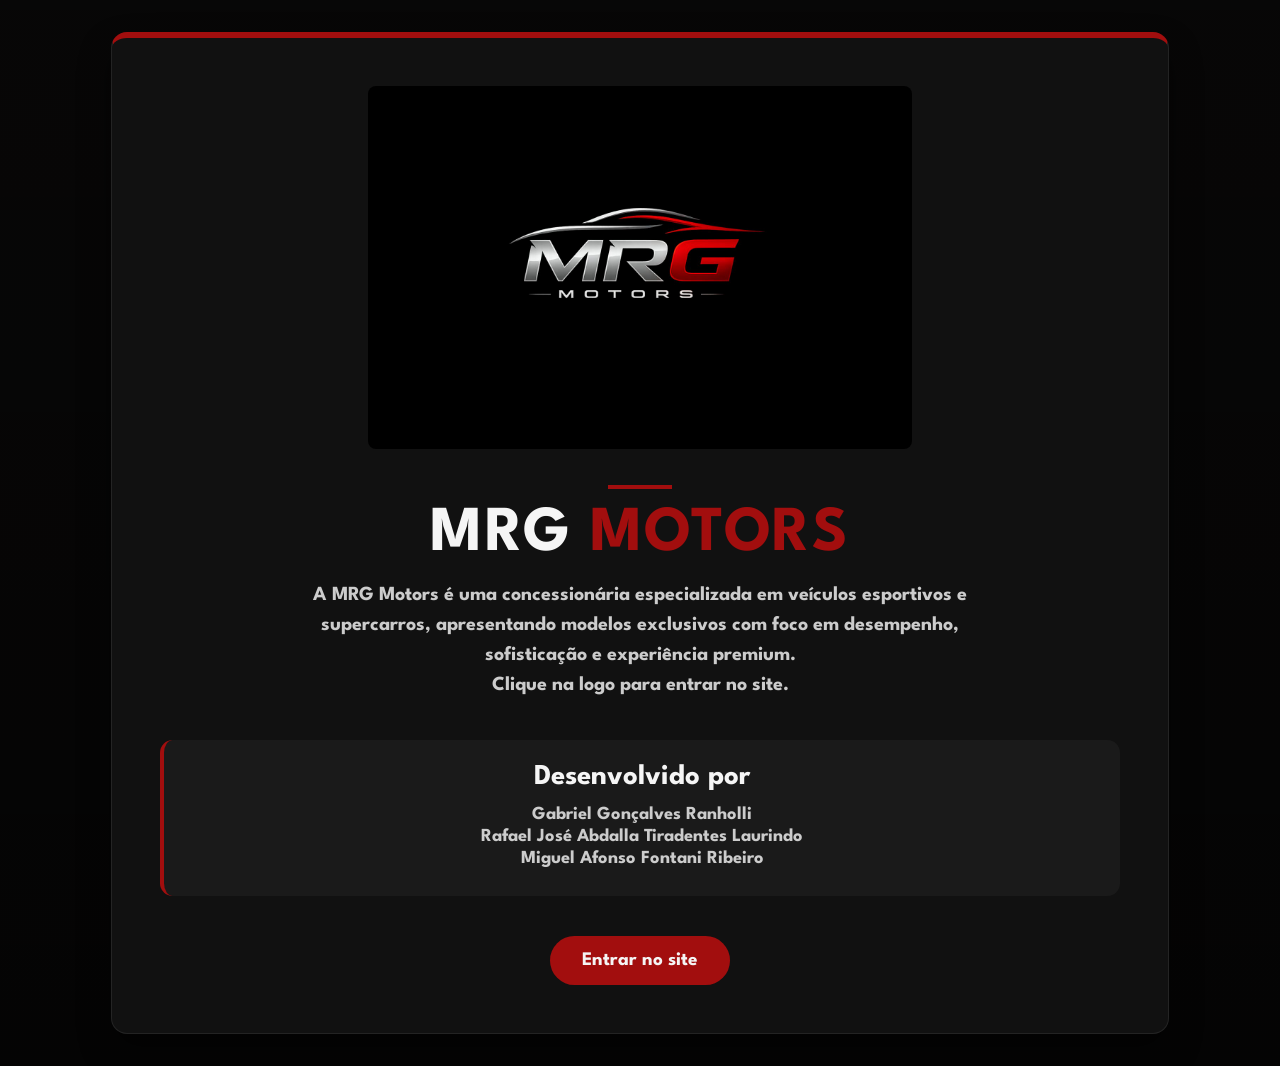
<file: index.html>
<!DOCTYPE html>
<html lang="en">

<head>
    <meta charset="UTF-8">
    <meta name="viewport" content="width=device-width, initial-scale=1.0">
    <title>MRG Motors | Entrada</title>
    <link rel="stylesheet" href="css/indexstyle.css">
    <link rel="preconnect" href="https://fonts.googleapis.com">
    <link rel="preconnect" href="https://fonts.gstatic.com" crossorigin>
    <link
        href="https://fonts.googleapis.com/css2?family=Chakra+Petch:ital,wght@0,300;0,400;0,500;0,600;0,700;1,300;1,400;1,500;1,600;1,700&family=League+Spartan:wght@100..900&family=PT+Sans+Narrow:wght@400;700&display=swap"
        rel="stylesheet">
</head>

<body>
    <main id="entrada">
        <section id="card-entrada">
            <a href="html/homepage.html" id="logo-link">
                <img src="imagens/Logo.jpeg" alt="Logo MRG Motors">
            </a>

            <div id="texto-entrada">
                <h1>MRG <span>Motors</span></h1>
                <p>
                    A MRG Motors é uma concessionária especializada em veículos esportivos
                    e supercarros, apresentando modelos exclusivos com foco em desempenho, sofisticação
                    e experiência premium.
                </p>

                <p class="instrucao">Clique na logo para entrar no site.</p>
            </div>

            <div id="autores">
                <h2>Desenvolvido por</h2>
                <p>Gabriel Gonçalves Ranholli</p>
                <p>Rafael José Abdalla Tiradentes Laurindo</p>
                <p>Miguel Afonso Fontani Ribeiro</p>
            </div>

            <a href="html/homepage.html" class="botao-entrar">Entrar no site</a>
        </section>
    </main>
</body>

</html>
</file>
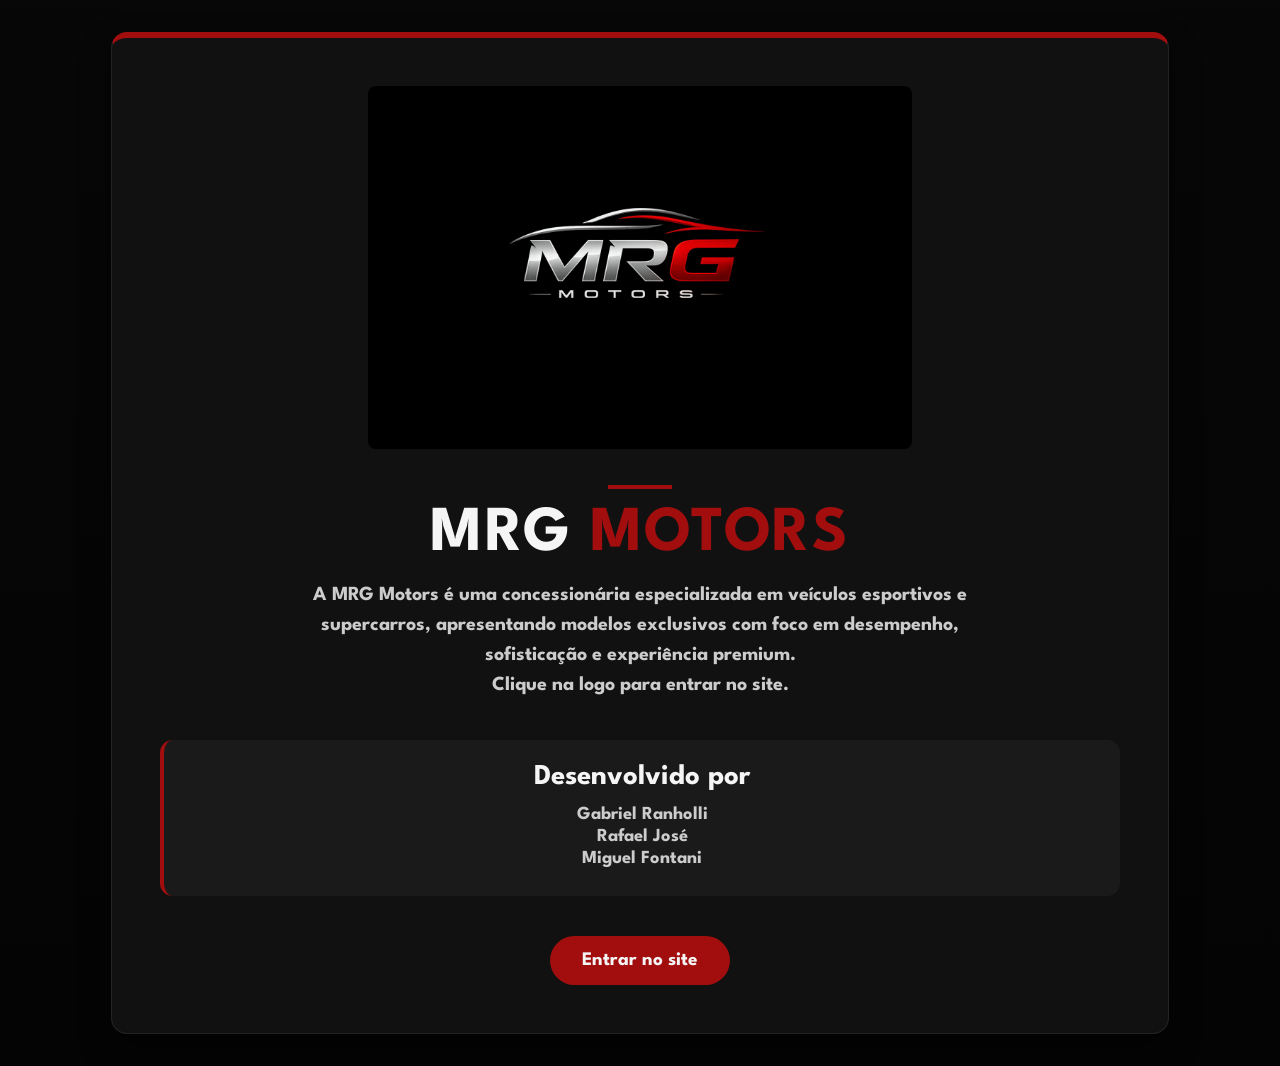
<file: html/index.html>
<!DOCTYPE html>
<html lang="en">

<head>
    <meta charset="UTF-8">
    <meta name="viewport" content="width=device-width, initial-scale=1.0">
    <title>Document</title>
    <link rel="stylesheet" href="../css/indexstyle.css">
    <link rel="preconnect" href="https://fonts.googleapis.com">
    <link rel="preconnect" href="https://fonts.gstatic.com" crossorigin>
    <link
        href="https://fonts.googleapis.com/css2?family=Chakra+Petch:ital,wght@0,300;0,400;0,500;0,600;0,700;1,300;1,400;1,500;1,600;1,700&family=League+Spartan:wght@100..900&family=PT+Sans+Narrow:wght@400;700&display=swap"
        rel="stylesheet">
</head>

<body>
    <main id="entrada">
        <section id="card-entrada">
            <a href="homepage.html" id="logo-link">
                <img src="../imagens/Logo.jpeg" alt="Logo MRG Motors">
            </a>

            <div id="texto-entrada">
                <h1>MRG <span>Motors</span></h1>
                <p>
                    A MRG Motors é uma concessionária especializada em veículos esportivos
                    e supercarros, apresentando modelos exclusivos com foco em desempenho, sofisticação
                    e experiência premium.
                </p>

                <p class="instrucao">Clique na logo para entrar no site.</p>
            </div>

            <div id="autores">
                <h2>Desenvolvido por</h2>
                <p>Gabriel Ranholli</p>
                <p>Rafael José</p>
                <p>Miguel Fontani</p>
            </div>

            <a href="homepage.html" class="botao-entrar">Entrar no site</a>
        </section>
    </main>
</body>

</html>
</file>
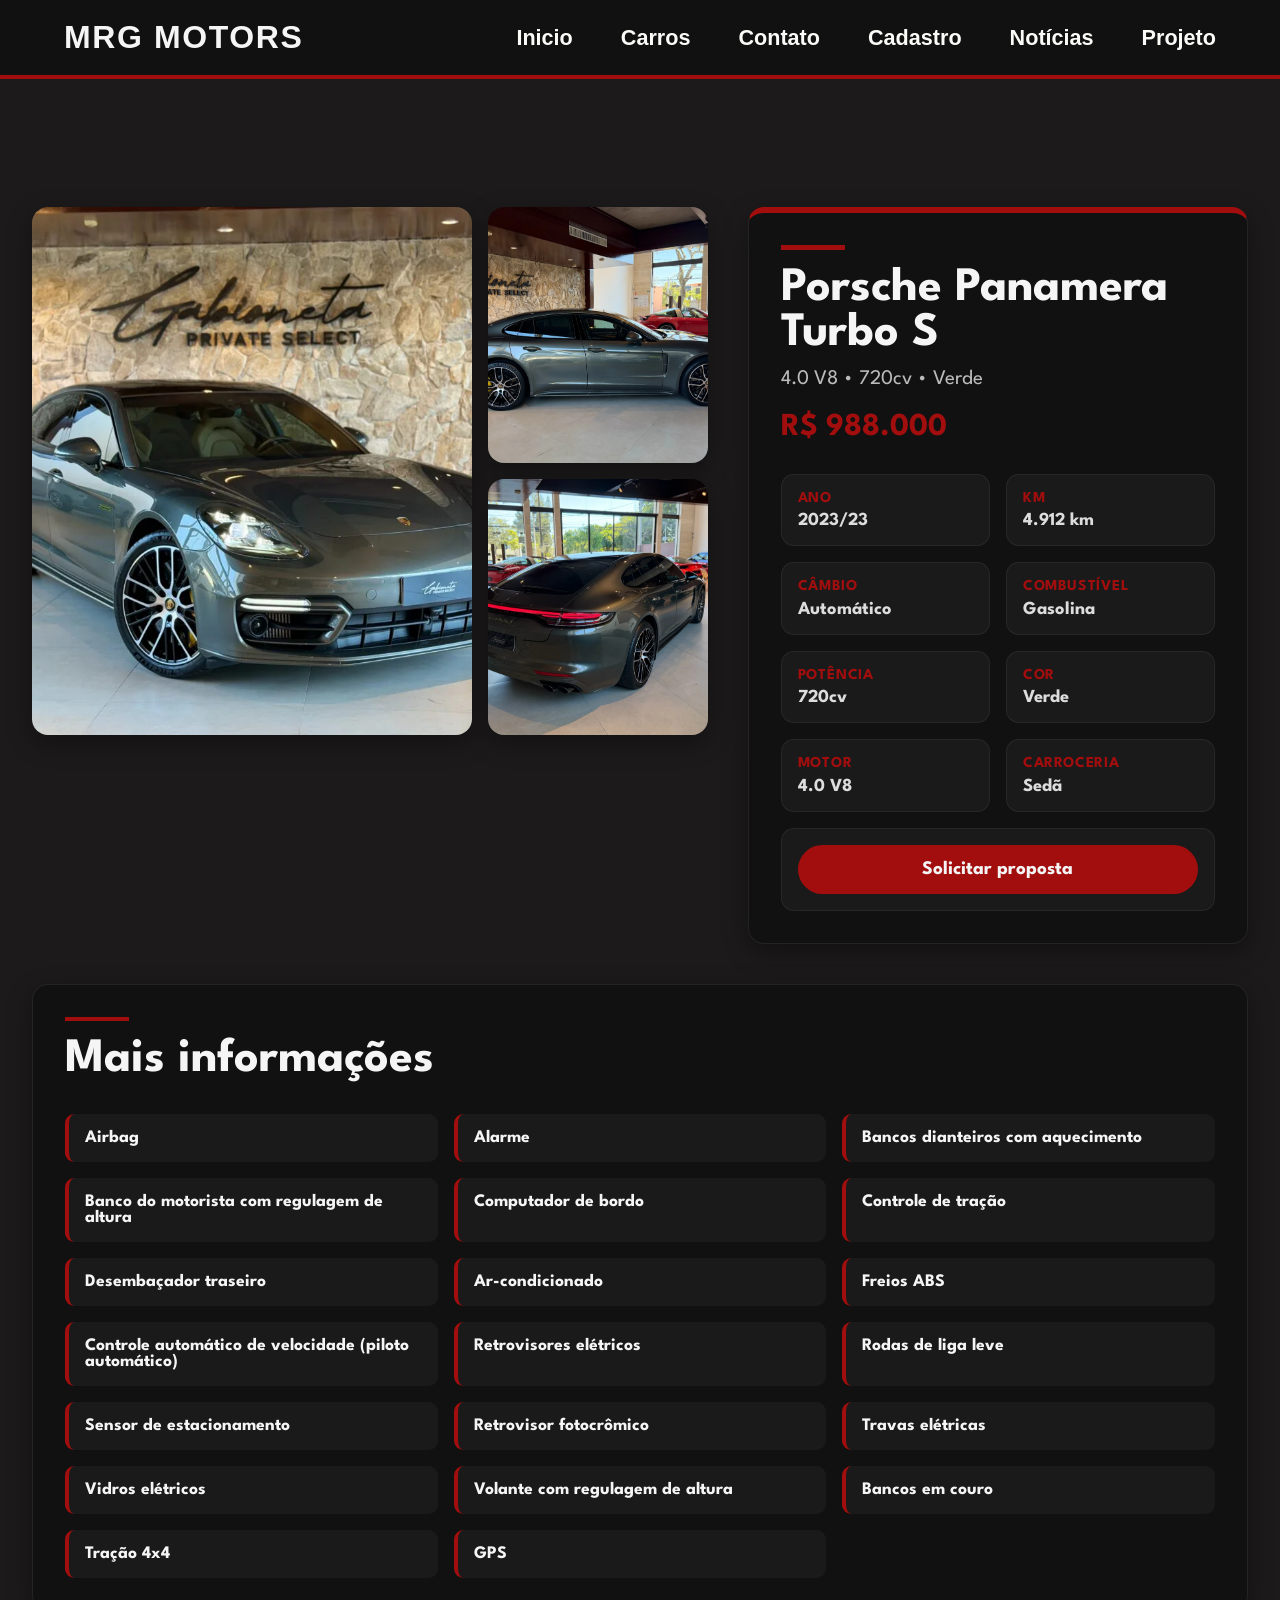
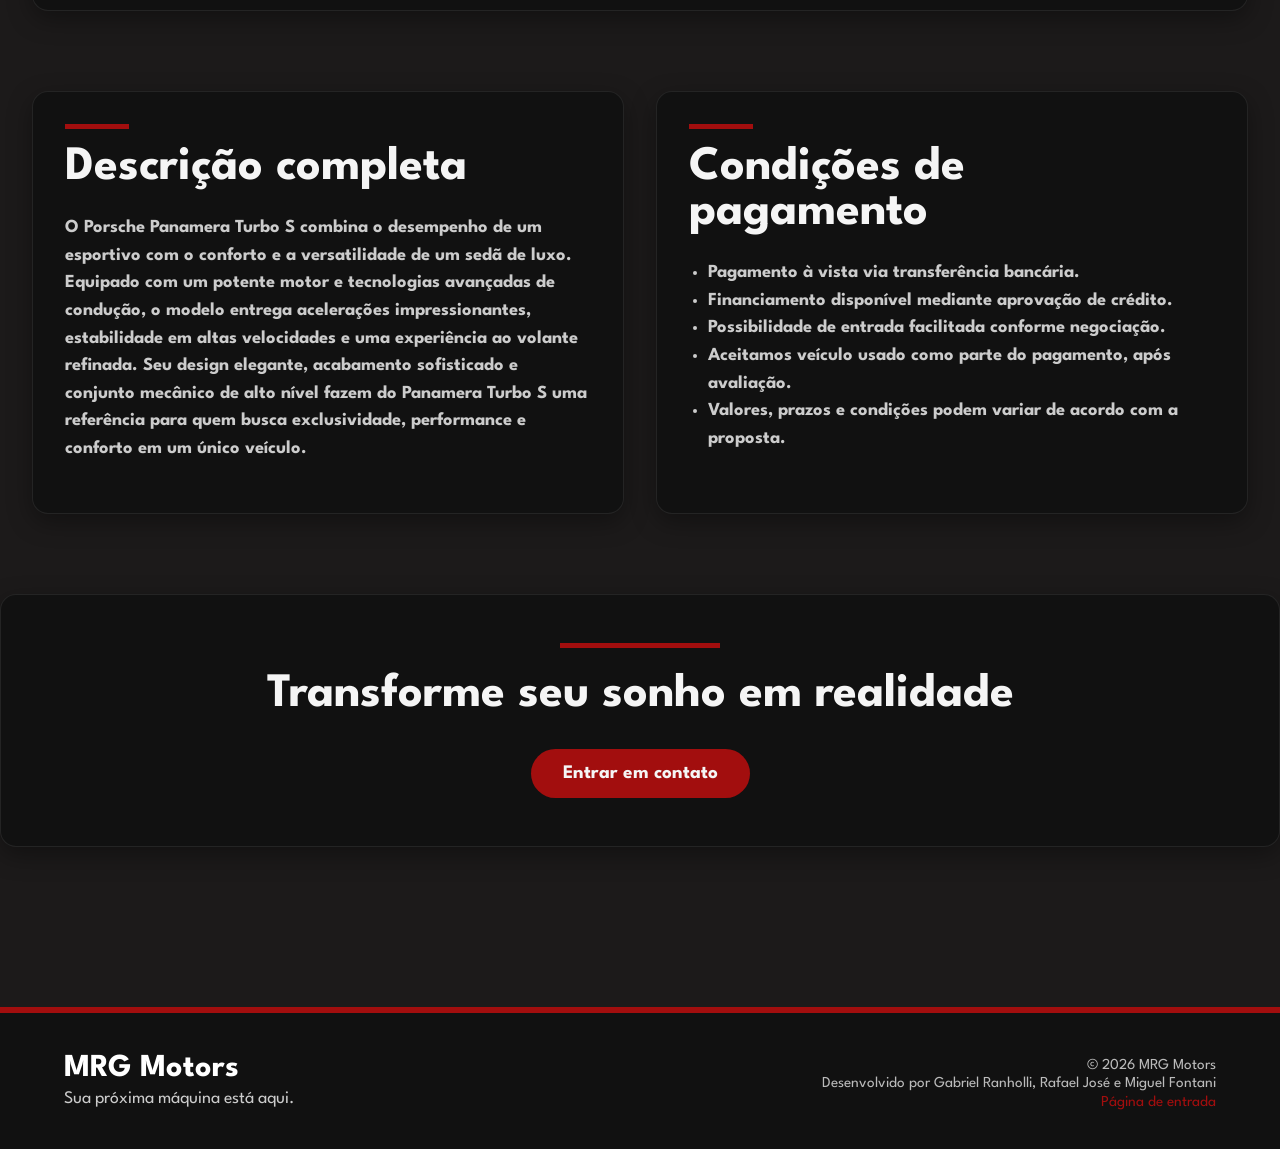
<file: PorschePanameraTurboS.html>
<!DOCTYPE html>
<html lang="en">

<head>
    <meta charset="UTF-8">
    <meta name="viewport" content="width=device-width, initial-scale=1.0">
    <title>Porsche Panamera Turbo S | MRG Motors</title>
    <link rel="stylesheet" href="../../css/individual/modelo.css">
    <link rel="preconnect" href="https://fonts.googleapis.com">
    <link rel="preconnect" href="https://fonts.gstatic.com" crossorigin>
    <link
        href="https://fonts.googleapis.com/css2?family=Chakra+Petch:ital,wght@0,300;0,400;0,500;0,600;0,700;1,300;1,400;1,500;1,600;1,700&family=League+Spartan:wght@100..900&family=PT+Sans+Narrow:wght@400;700&display=swap"
        rel="stylesheet">
</head>

<body>
    <main>
        <header id="cabecalho">
            <div id="topo">
                <a class="logo" href="../index.html">MRG MOTORS</a> 
                <nav>
                    <ul>
                        <li><a href="../homepage.html">Inicio</a></li>
                        <li><a href="../carros.html">Carros</a></li>
                        <li><a href="../contato.html">Contato</a></li>
                        <li><a href="../cadastro.html">Cadastro</a></li>
                        <li><a href="../noticias.html">Notícias</a></li>
                        <li><a href="../projeto.html">Projeto</a></li>
                    </ul>
                </nav>
            </div>
        </header>
        <section id="conteudo-carro">
            <div id="showcase">
                <img src="../../imagens/Individual/porsche/porsche1.webp" alt="Porsche">
                <img src="../../imagens/Individual/porsche/porsche2.webp" alt="Porsche">
                <img src="../../imagens/Individual/porsche/porsche3.webp" alt="Porsche">
            </div>

            <div id="card-info">
                <h1>Porsche Panamera Turbo S</h1>
                <p class="subtitulo-carro">4.0 V8 • 720cv • Verde</p>
                <p class="preco-detalhe">R$ 988.000</p>
                <ul>
                    <li><span>Ano</span>
                        <p>2023/23</p>
                    </li>
                    <li><span>KM</span>
                        <p>4.912 km</p>
                    </li>
                    <li><span>Câmbio</span>
                        <p>Automático</p>
                    </li>
                    <li><span>Combustível</span>
                        <p>Gasolina</p>
                    </li>
                    <li><span>Potência</span>
                        <p>720cv</p>
                    </li>
                    <li><span>Cor</span>
                        <p>Verde</p>
                    </li>
                    <li><span>Motor</span>
                        <p>4.0 V8</p>
                    </li>
                    <li><span>Carroceria</span>
                        <p>Sedã</p>
                    </li>
                    <li class="botao-contato"><a href="../contato.html">Solicitar proposta</a></li>
                </ul>
            </div>

            <div id="card-mais-info">
                <h1>Mais informações</h1>
                <ul>
                    <li>Airbag</li>
                    <li>Alarme</li>
                    <li>Bancos dianteiros com aquecimento</li>
                    <li>Banco do motorista com regulagem de altura</li>
                    <li>Computador de bordo</li>
                    <li>Controle de tração</li>
                    <li>Desembaçador traseiro</li>
                    <li>Ar-condicionado</li>
                    <li>Freios ABS</li>
                    <li>Controle automático de velocidade (piloto automático)</li>
                    <li>Retrovisores elétricos</li>
                    <li>Rodas de liga leve</li>
                    <li>Sensor de estacionamento</li>
                    <li>Retrovisor fotocrômico</li>
                    <li>Travas elétricas</li>
                    <li>Vidros elétricos</li>
                    <li>Volante com regulagem de altura</li>
                    <li>Bancos em couro</li>
                    <li>Tração 4x4</li>
                    <li>GPS</li>
                </ul>
            </div>
        </section>

        <section id="descricao-pagamento">
            <div class="bloco-detalhe">
                <h1>Descrição completa</h1>
                <p>
                    O Porsche Panamera Turbo S combina o desempenho de um esportivo com o conforto e a versatilidade de um sedã de luxo. Equipado com um potente motor e tecnologias avançadas de condução, o modelo entrega acelerações impressionantes, estabilidade em altas velocidades e uma experiência ao volante refinada. Seu design elegante, acabamento sofisticado e conjunto mecânico de alto nível fazem do Panamera Turbo S uma referência para quem busca exclusividade, performance e conforto em um único veículo.
                </p>
            </div>

            <div class="bloco-detalhe">
                <h1>Condições de pagamento</h1>
                <ul>
                    <li>Pagamento à vista via transferência bancária.</li>
                    <li>Financiamento disponível mediante aprovação de crédito.</li>
                    <li>Possibilidade de entrada facilitada conforme negociação.</li>
                    <li>Aceitamos veículo usado como parte do pagamento, após avaliação.</li>
                    <li>Valores, prazos e condições podem variar de acordo com a proposta.</li>
                </ul>
            </div>
        </section>

        <section id="sonho">
            <hr>
            <h1>Transforme seu sonho em realidade</h1>
            <a href="../contato.html">Entrar em contato</a>
        </section>
    </main>

    <footer>
        <div class="footer-conteudo">
            <div class="footer-marca">
                <p class="footer-logo">MRG Motors</p>
                <p class="footer-frase">Sua próxima máquina está aqui.</p>
            </div>

            <div class="footer-creditos">
                <p>© 2026 MRG Motors</p>
                <p>Desenvolvido por Gabriel Ranholli, Rafael José e Miguel Fontani</p>
                <a href="../../index.html">Página de entrada</a>
            </div>
        </div>
    </footer>
</body>

</html>
</file>
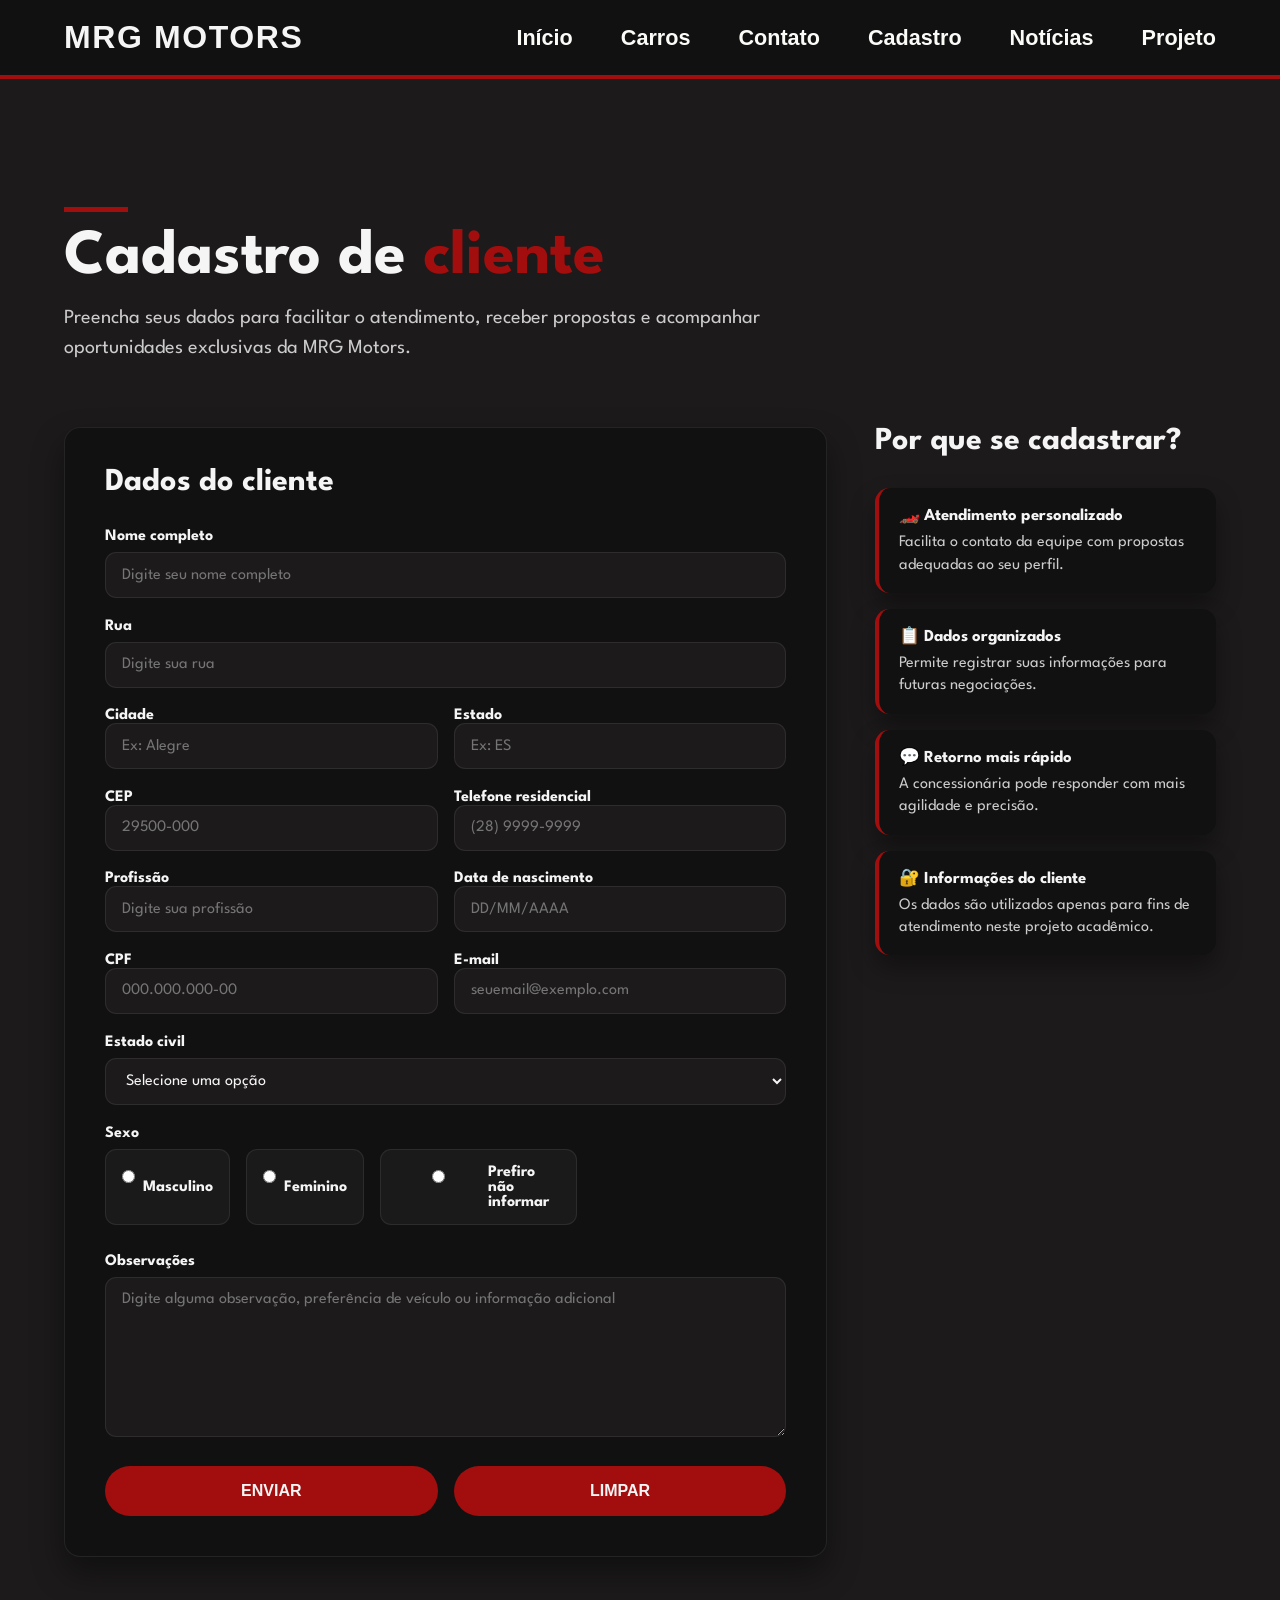
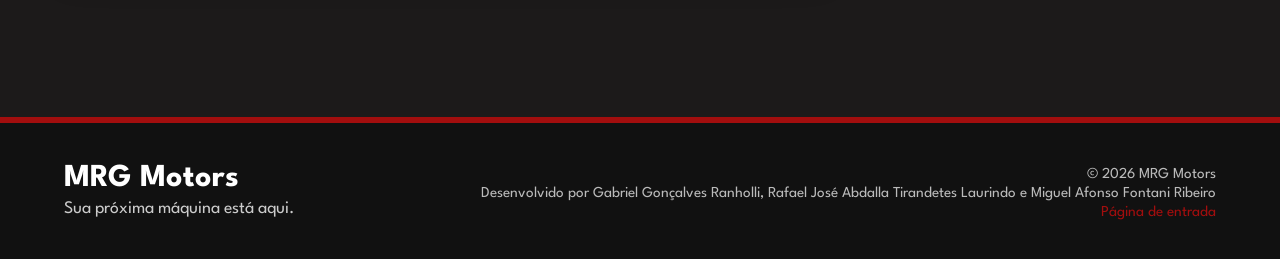
<file: html/cadastro.html>
<!DOCTYPE html>
<html lang="pt-BR">

<head>
    <meta charset="UTF-8">
    <meta name="viewport" content="width=device-width, initial-scale=1.0">
    <title>MRG Motors | Cadastro</title>
    <link rel="stylesheet" href="../css/cadastro.css">

    <link rel="preconnect" href="https://fonts.googleapis.com">
    <link rel="preconnect" href="https://fonts.gstatic.com" crossorigin>
    <link
        href="https://fonts.googleapis.com/css2?family=Chakra+Petch:ital,wght@0,300;0,400;0,500;0,600;0,700&family=League+Spartan:wght@100..900&family=PT+Sans+Narrow:wght@400;700&display=swap"
        rel="stylesheet">
</head>

<body>
    <div id="principal">
        <header id="cabecalho">
            <div id="topo">
                <a class="logo" href="../index.html">MRG Motors</a>

                <nav>
                    <ul>
                        <li><a href="homepage.html">Início</a></li>
                        <li><a href="carros.html">Carros</a></li>
                        <li><a href="contato.html">Contato</a></li>
                        <li><a href="cadastro.html">Cadastro</a></li>
                        <li><a href="noticias.html">Notícias</a></li>
                        <li><a href="projeto.html">Projeto</a></li>
                    </ul>
                </nav>
            </div>
        </header>

        <main>
            <section id="cadastro">
                <div class="cadastro-titulo">
                    <h1>Cadastro de <span>cliente</span></h1>
                    <p>
                        Preencha seus dados para facilitar o atendimento, receber propostas
                        e acompanhar oportunidades exclusivas da MRG Motors.
                    </p>
                </div>

                <div id="cadastro-conteudo">
                    <div class="formulario-card">
                        <form id="form-cadastro" method="post" action="mailto:contato@mrgmotors.com.br" enctype="text/plain">
                            <h2>Dados do cliente</h2>

                            <label for="nome">Nome completo</label>
                            <input type="text" id="nome" name="nome" placeholder="Digite seu nome completo" required>

                            <label for="rua">Rua</label>
                            <input type="text" id="rua" name="rua" placeholder="Digite sua rua" required>

                            <div class="linha-form">
                                <div class="campo-form">
                                    <label for="cidade">Cidade</label>
                                    <input type="text" id="cidade" name="cidade" placeholder="Ex: Alegre" required>
                                </div>

                                <div class="campo-form">
                                    <label for="estado">Estado</label>
                                    <input type="text" id="estado" name="estado" placeholder="Ex: ES" required>
                                </div>
                            </div>

                            <div class="linha-form">
                                <div class="campo-form">
                                    <label for="cep">CEP</label>
                                    <input type="text" id="cep" name="cep" placeholder="29500-000" required>
                                </div>

                                <div class="campo-form">
                                    <label for="telefone">Telefone residencial</label>
                                    <input type="text" id="telefone" name="telefone" placeholder="(28) 9999-9999" required>
                                </div>
                            </div>

                            <div class="linha-form">
                                <div class="campo-form">
                                    <label for="profissao">Profissão</label>
                                    <input type="text" id="profissao" name="profissao" placeholder="Digite sua profissão" required>
                                </div>

                                <div class="campo-form">
                                    <label for="nascimento">Data de nascimento</label>
                                    <input type="text" id="nascimento" name="nascimento" placeholder="DD/MM/AAAA" required>
                                </div>
                            </div>

                            <div class="linha-form">
                                <div class="campo-form">
                                    <label for="cpf">CPF</label>
                                    <input type="text" id="cpf" name="cpf" placeholder="000.000.000-00" required>
                                </div>

                                <div class="campo-form">
                                    <label for="email">E-mail</label>
                                    <input type="email" id="email" name="email" placeholder="seuemail@exemplo.com" required>
                                </div>
                            </div>

                            <label for="estado-civil">Estado civil</label>
                            <select id="estado-civil" name="estado-civil" required>
                                <option value="">Selecione uma opção</option>
                                <option value="solteiro">Solteiro(a)</option>
                                <option value="casado">Casado(a)</option>
                                <option value="divorciado">Divorciado(a)</option>
                                <option value="viuvo">Viúvo(a)</option>
                            </select>

                            <div class="grupo-radio">
                                <p>Sexo</p>

                                <div class="opcoes-radio">
                                    <label>
                                        <input type="radio" name="sexo" value="masculino" required>
                                        Masculino
                                    </label>

                                    <label>
                                        <input type="radio" name="sexo" value="feminino">
                                        Feminino
                                    </label>

                                    <label>
                                        <input type="radio" name="sexo" value="nao-informar">
                                        Prefiro não informar
                                    </label>
                                </div>
                            </div>

                            <label for="observacoes">Observações</label>
                            <textarea id="observacoes" name="observacoes" rows="6" placeholder="Digite alguma observação, preferência de veículo ou informação adicional"></textarea>

                            <div class="botoes">
                                <button type="submit">ENVIAR</button>
                                <button type="reset">LIMPAR</button>
                            </div>
                        </form>
                    </div>

                    <aside id="info-cadastro">
                        <h2>Por que se cadastrar?</h2>

                        <div id="cards-info">
                            <div class="info-item">
                                <span>🏎️ Atendimento personalizado</span>
                                <p>Facilita o contato da equipe com propostas adequadas ao seu perfil.</p>
                            </div>

                            <div class="info-item">
                                <span>📋 Dados organizados</span>
                                <p>Permite registrar suas informações para futuras negociações.</p>
                            </div>

                            <div class="info-item">
                                <span>💬 Retorno mais rápido</span>
                                <p>A concessionária pode responder com mais agilidade e precisão.</p>
                            </div>

                            <div class="info-item">
                                <span>🔐 Informações do cliente</span>
                                <p>Os dados são utilizados apenas para fins de atendimento neste projeto acadêmico.</p>
                            </div>
                        </div>
                    </aside>
                </div>
            </section>
        </main>

        <footer>
            <div class="footer-conteudo">
                <div class="footer-marca">
                    <p class="footer-logo">MRG Motors</p>
                    <p class="footer-frase">Sua próxima máquina está aqui.</p>
                </div>

                <div class="footer-creditos">
                    <p>© 2026 MRG Motors</p>
                    <p>Desenvolvido por Gabriel Gonçalves Ranholli, Rafael José Abdalla Tirandetes Laurindo e Miguel Afonso Fontani Ribeiro</p>
                    <a href="../index.html">Página de entrada</a>
                </div>
            </div>
        </footer>
    </div>
</body>

</html>
</file>
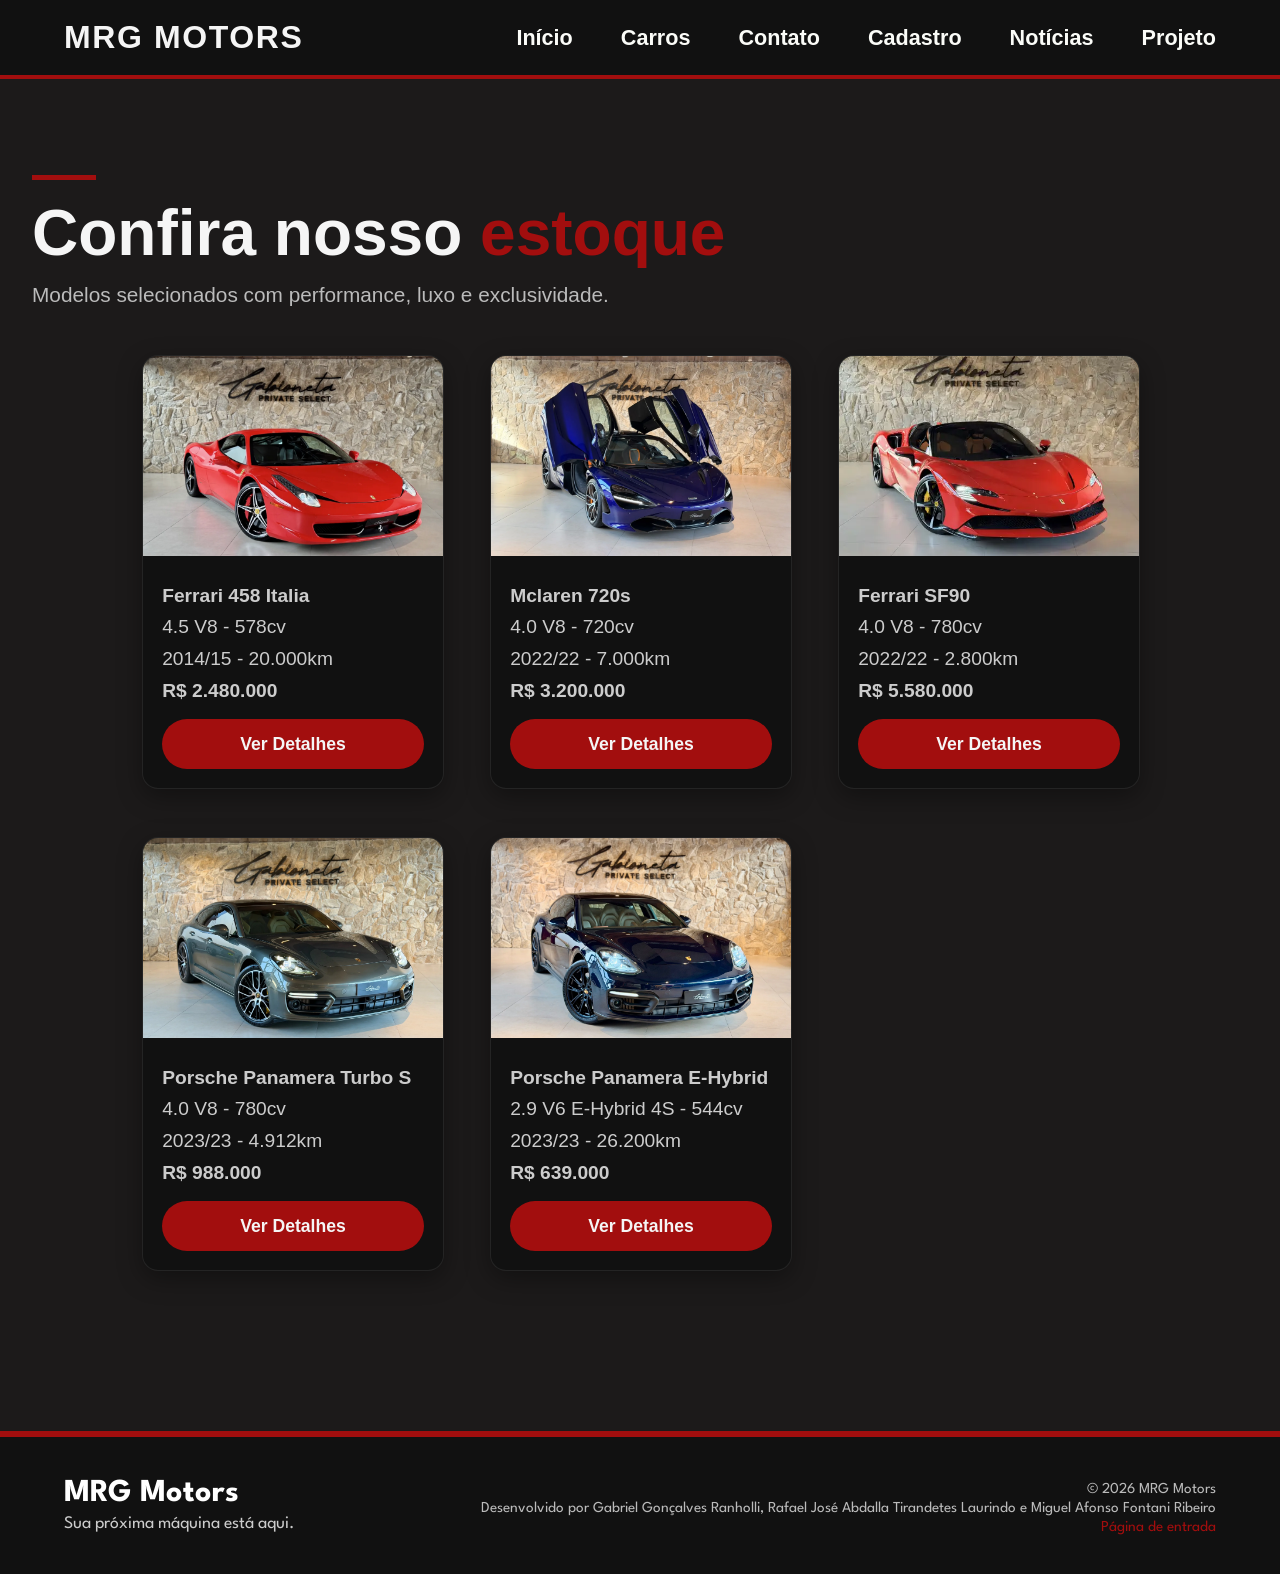
<file: html/carros.html>
<!DOCTYPE html>
<html lang="en">

<head>
    <meta charset="UTF-8">
    <meta name="viewport" content="width=device-width, initial-scale=1.0">
    <title>MRG Motors | Carros</title>
    <link rel="stylesheet" href="../css/carros.css">
    <link rel="preconnect" href="https://fonts.googleapis.com">
    <link rel="preconnect" href="https://fonts.gstatic.com" crossorigin>
    <link
        href="https://fonts.googleapis.com/css2?family=Chakra+Petch:ital,wght@0,300;0,400;0,500;0,600;0,700;1,300;1,400;1,500;1,600;1,700&family=League+Spartan:wght@100..900&family=PT+Sans+Narrow:wght@400;700&display=swap"
        rel="stylesheet">
</head>

<body>

    <div id="principal">
        <header id="cabecalho">
            <div id="topo">
                <a class="logo" href="../index.html">MRG MOTORS</a> 
                <nav>
                    <ul>
                        <li><a href="homepage.html">Início</a></li>
                        <li><a href="carros.html">Carros</a></li>
                        <li><a href="contato.html">Contato</a></li>
                        <li><a href="cadastro.html">Cadastro</a></li>
                        <li><a href="noticias.html">Notícias</a></li>
                        <li><a href="projeto.html">Projeto</a></li>
                    </ul>
                </nav>
            </div>
        </header>

        <section id="estoque">
            <div class="estoque-titulo">
                <h1>Confira nosso <span>estoque</span></h1>
                <p>Modelos selecionados com performance, luxo e exclusividade.</p>
            </div>
            
            <div class="container">
                <div class="cards">
                    <img src="../imagens/Cards/Ferrari458card.webp" alt="">
                    <div class="infos">
                        <p class="nome-carro">Ferrari 458 Italia</p>
                        <p>4.5 V8 - 578cv</p>
                        <p>2014/15 - 20.000km</p>
                        <p class="preco">
                            R$ 2.480.000
                        </p>
                        <a href="individual/Ferrari458.html" target="_blank">Ver Detalhes</a>
                    </div>
                </div>

                <div class="cards">
                    <img src="../imagens/Cards/Mclaren720s.webp" alt="">
                    <div class="infos">
                        <p class="nome-carro">Mclaren 720s</p>
                        <p>4.0 V8 - 720cv</p>
                        <p>2022/22 - 7.000km</p>
                        <p class="preco">
                            R$ 3.200.000
                        </p>
                        <a href="individual/McLaren720s.html" target="_blank">Ver Detalhes</a>
                    </div>
                </div>

                <div class="cards">
                    <img src="../imagens/Cards/FerrariSF90.webp" alt="">
                    <div class="infos">
                        <p class="nome-carro">Ferrari SF90</p>
                        <p>4.0 V8 - 780cv</p>
                        <p>2022/22 - 2.800km</p>
                        <p class="preco">
                            R$ 5.580.000
                        </p>
                        <a href="individual/FerrariSF90.html" target="_blank">Ver Detalhes</a>
                    </div>
                </div>

                <div class="cards">
                    <img src="../imagens/Cards/Porsche-Turbo-S.webp" alt="">
                    <div class="infos">
                        <p class="nome-carro">Porsche Panamera Turbo S</p>
                        <p>4.0 V8 - 780cv</p>
                        <p>2023/23 - 4.912km</p>
                        <p class="preco">
                            R$ 988.000
                        </p>
                        <a href="individual/PorschePanameraTurboS.html" target="_blank">Ver Detalhes</a>
                    </div>
                </div>

                <div class="cards">
                    <img src="../imagens/Cards/Porsche_Panamera_E-Hybrid.webp" alt="">
                    <div class="infos">
                        <p class="nome-carro">Porsche Panamera E-Hybrid</p>
                        <p>2.9 V6 E-Hybrid 4S - 544cv</p>
                        <p>2023/23 - 26.200km</p>
                        <p class="preco">
                            R$ 639.000
                        </p>
                        <a href="individual/Porsche_E-Hybrid.html" target="_blank">Ver Detalhes</a>
                    </div>
                </div>
            </div>
        </section>

    </div>


    <footer>
        <div class="footer-conteudo">
            <div class="footer-marca">
                <p class="footer-logo">MRG Motors</p>
                <p class="footer-frase">Sua próxima máquina está aqui.</p>
            </div>

            <div class="footer-creditos">
                <p>© 2026 MRG Motors</p>
                <p>Desenvolvido por Gabriel Gonçalves Ranholli, Rafael José Abdalla Tirandetes Laurindo e Miguel Afonso Fontani Ribeiro</p>
                <a href="../index.html">Página de entrada</a>
            </div>
        </div>
    </footer>

</body>

</html>
</file>
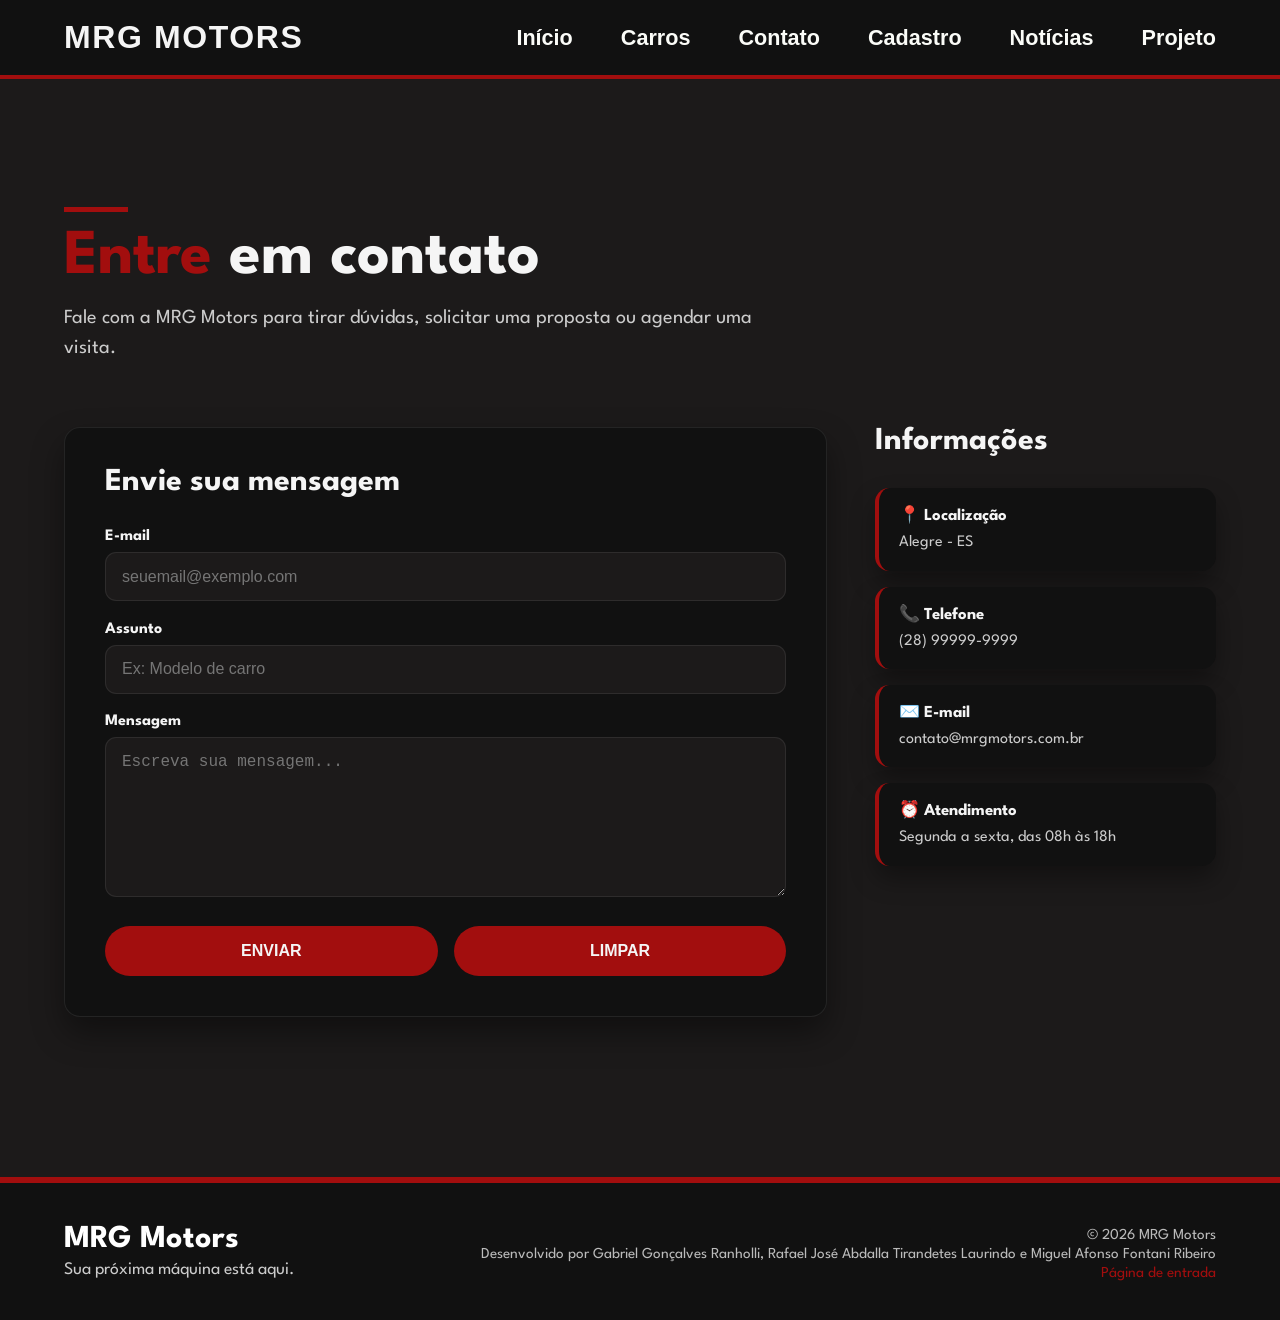
<file: html/contato.html>
<!DOCTYPE html>
<html lang="en">

<head>
    <meta charset="UTF-8">
    <meta name="viewport" content="width=device-width, initial-scale=1.0">
    <title>MRG Motors | Contato</title>
    <link rel="stylesheet" href="../css/contato.css">
    <link rel="preconnect" href="https://fonts.googleapis.com">
    <link rel="preconnect" href="https://fonts.gstatic.com" crossorigin>
    <link
        href="https://fonts.googleapis.com/css2?family=Chakra+Petch:ital,wght@0,300;0,400;0,500;0,600;0,700;1,300;1,400;1,500;1,600;1,700&family=League+Spartan:wght@100..900&family=PT+Sans+Narrow:wght@400;700&display=swap"
        rel="stylesheet">
</head>

<body>
    <div id="principal">
        <header id="cabecalho">
            <div id="topo">
                <a class="logo" href="../index.html">MRG MOTORS</a>

                <nav>
                    <ul>
                        <li><a href="homepage.html">Início</a></li>
                        <li><a href="carros.html">Carros</a></li>
                        <li><a href="contato.html">Contato</a></li>
                        <li><a href="cadastro.html">Cadastro</a></li>
                        <li><a href="noticias.html">Notícias</a></li>
                        <li><a href="projeto.html">Projeto</a></li>
                    </ul>
                </nav>
            </div>
        </header>

        <main>
            <section id="contato">
                <div class="contato-titulo">
                    <h1><span>Entre</span> em contato</h1>
                    <p>
                        Fale com a MRG Motors para tirar dúvidas, solicitar uma proposta
                        ou agendar uma visita.
                    </p>
                </div>

                <div id="contato-conteudo">
                    <div class="formulario-card">
                        <form id="form-contato" method="post" action="mailto:contato@mrgmotors.com.br" enctype="text/plain">
                            <h2>Envie sua mensagem</h2>

                            <!-- <label for="nome">Nome</label>
                            <input
                                type="text" id="nome" name="nome" placeholder="Digite seu nome" required> -->

                            <label for="email">E-mail</label>
                            <input type="email" id="email" name="email" placeholder="seuemail@exemplo.com" required>

                            <!-- <label for="telefone">Telefone</label>
                            <input
                                type="tel" id="telefone" name="telefone" placeholder="(28) 99999-9999"> -->

                            <label for="modelo">Assunto</label>
                            <input type="text" id="modelo" name="modelo" placeholder="Ex: Modelo de carro">

                            <label for="mensagem">Mensagem</label>
                            <textarea id="mensagem" name="mensagem" rows="6" placeholder="Escreva sua mensagem..."
                                required></textarea>

                            <div class="botoes">
                                <button type="submit">
                                    ENVIAR
                                </button>

                                <button type="reset">
                                    LIMPAR
                                </button>
                            </div>
                        </form>
                    </div>

                    <aside id="info-contato">
                        <h2>Informações</h2>

                        <div class="info-item">
                            <span>📍 Localização</span>
                            <p>Alegre - ES</p>
                        </div>

                        <div class="info-item">
                            <span>📞 Telefone</span>
                            <p>(28) 99999-9999</p>
                        </div>

                        <div class="info-item">
                            <span>✉️ E-mail</span>
                            <p>contato@mrgmotors.com.br</p>
                        </div>

                        <div class="info-item">
                            <span>⏰ Atendimento</span>
                            <p>Segunda a sexta, das 08h às 18h</p>
                        </div>
                    </aside>
                </div>
            </section>
        </main>

        <footer>
            <div class="footer-conteudo">
                <div class="footer-marca">
                    <p class="footer-logo">MRG Motors</p>
                    <p class="footer-frase">Sua próxima máquina está aqui.</p>
                </div>

                <div class="footer-creditos">
                    <p>© 2026 MRG Motors</p>
                    <p>Desenvolvido por Gabriel Gonçalves Ranholli, Rafael José Abdalla Tirandetes Laurindo e Miguel Afonso Fontani Ribeiro</p>
                    <a href="../index.html">Página de entrada</a>
                </div>
            </div>
        </footer>
    </div>
</body>

</html>
</file>
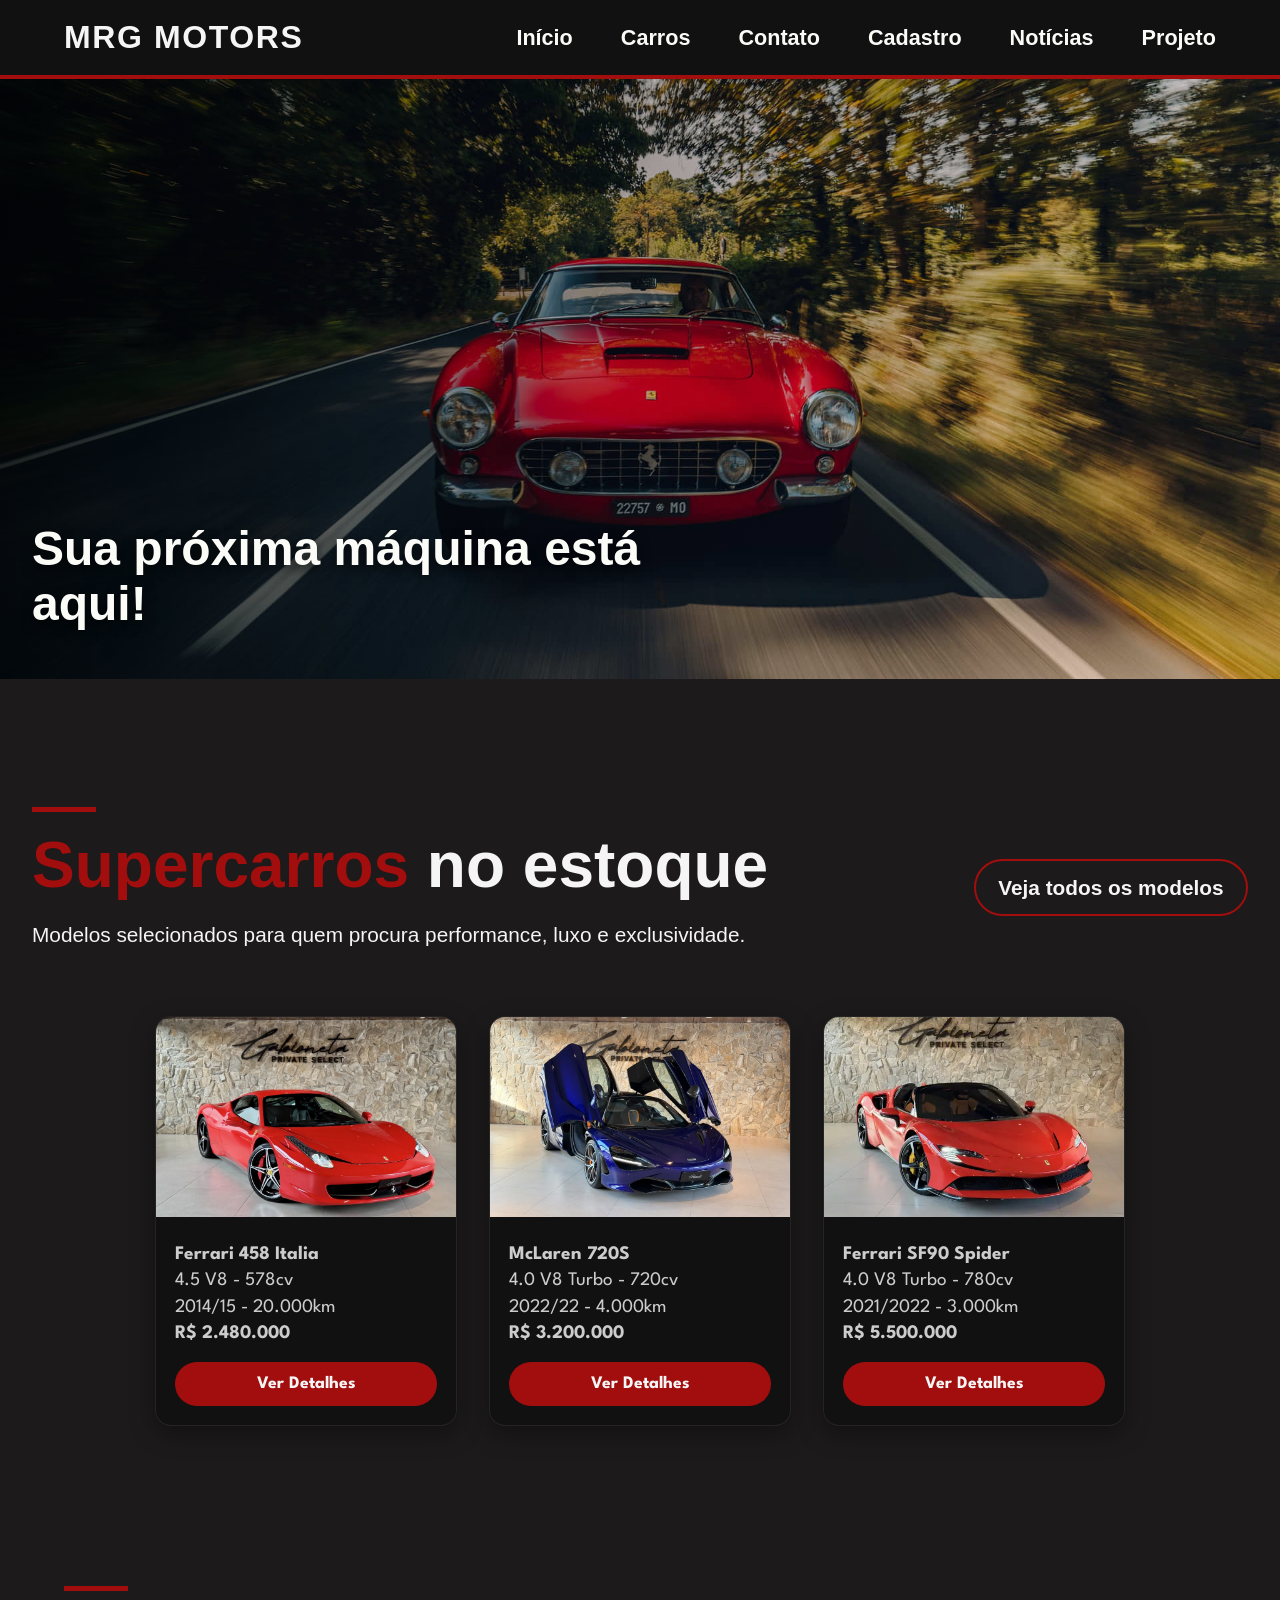
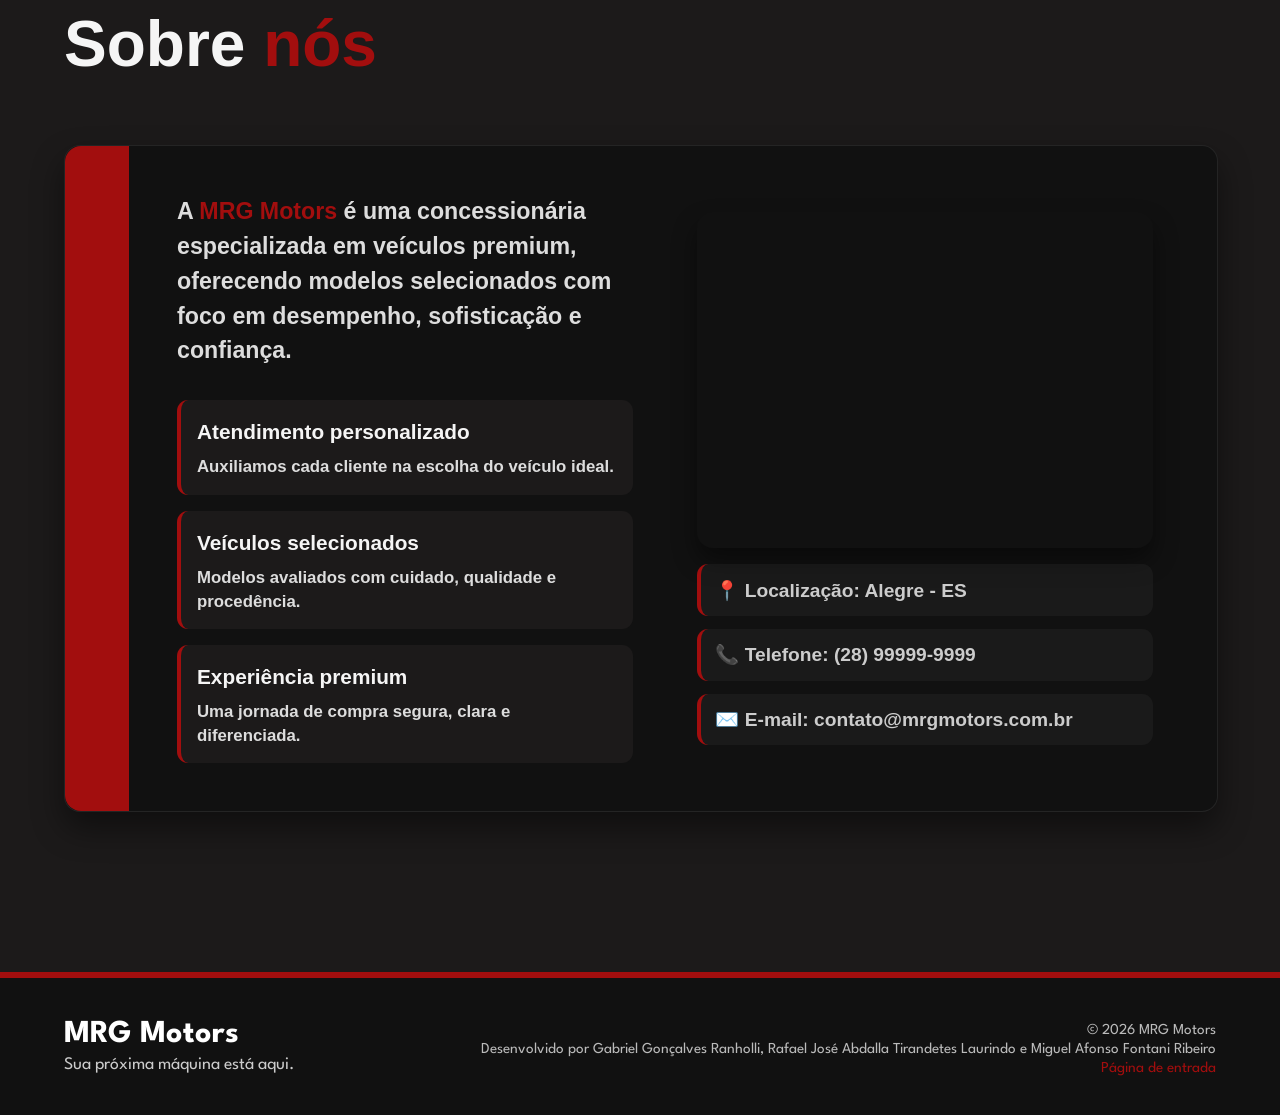
<file: html/homepage.html>
<!DOCTYPE html>
<html lang="en">

<head>
    <meta charset="UTF-8">
    <meta name="viewport" content="width=device-width, initial-scale=1.0">
    <title>MRG Motors</title>
    <link rel="stylesheet" href="../css/homepagestyle.css">
    <link rel="preconnect" href="https://fonts.googleapis.com">
    <link rel="preconnect" href="https://fonts.gstatic.com" crossorigin>
    <link
        href="https://fonts.googleapis.com/css2?family=Chakra+Petch:ital,wght@0,300;0,400;0,500;0,600;0,700;1,300;1,400;1,500;1,600;1,700&family=League+Spartan:wght@100..900&family=PT+Sans+Narrow:wght@400;700&display=swap"
        rel="stylesheet">
</head>

<body>
    <div id="principal">
        <header id="cabecalho">
            <div id="topo">
                <a class="logo" href="../index.html">MRG MOTORS</a> 
                <nav>
                    <ul>
                        <li><a href="homepage.html">Início</a></li>
                        <li><a href="carros.html">Carros</a></li>
                        <li><a href="contato.html">Contato</a></li>
                        <li><a href="cadastro.html">Cadastro</a></li>
                        <li><a href="noticias.html">Notícias</a></li>
                        <li><a href="projeto.html">Projeto</a></li>
                    </ul>
                </nav>
            </div>
            <div id="carroheader">
                <p>Sua próxima máquina está aqui!</p>
            </div>
        </header>

        <section id="destaque">
            <div>
                <h1><span>Supercarros</span> no estoque</h1>
                <p>Modelos selecionados para quem procura performance, luxo e exclusividade.</p>
            </div>

            <a href="carros.html">Veja todos os modelos</a>
        </section>

        <section id="container">
            <div class="cards">
                <img src="../imagens/Cards/Ferrari458card.webp" alt="Ferrari 458 Italia vermelha">

                <div class="infos">
                    <p class="nome-carro">Ferrari 458 Italia</p>
                    <p>4.5 V8 - 578cv</p>
                    <p>2014/15 - 20.000km</p>
                    <p class="preco">R$ 2.480.000</p>
                    <a href="individual/Ferrari458.html">Ver Detalhes</a>
                </div>
            </div>

            <div class="cards">
                <img src="../imagens/Cards/Mclaren720s.webp" alt="McLaren 720S roxa">

                <div class="infos">
                    <p class="nome-carro">McLaren 720S</p>
                    <p>4.0 V8 Turbo - 720cv</p>
                    <p>2022/22 - 4.000km</p>
                    <p class="preco">R$ 3.200.000</p>
                    <a href="individual/McLaren720s.html">Ver Detalhes</a>
                </div>
            </div>

            <div class="cards">
                <img src="../imagens/Cards/FerrariSF90.webp" alt="Ferrari SF90 vermelha">

                <div class="infos">
                    <p class="nome-carro">Ferrari SF90 Spider</p>
                    <p>4.0 V8 Turbo - 780cv</p>
                    <p>2021/2022 - 3.000km</p>
                    <p class="preco">R$ 5.500.000</p>
                    <a href="individual/FerrariSF90.html">Ver Detalhes</a>
                </div>
            </div>
        </section>

        <section id="about">
            <h1>Sobre <span>nós</span></h1>
            <div id="sobre">
                <div id="barra-vermelha"></div>
                <div id="conteudo">
                    <div id="texto">
                        <p class="intro-sobre">
                            A <span>MRG Motors</span> é uma concessionária especializada em veículos premium,
                            oferecendo modelos selecionados com foco em desempenho, sofisticação e confiança.
                        </p>

                        <div id="diferenciais">
                            <div class="diferencial">
                                <h2>Atendimento personalizado</h2>
                                <p>Auxiliamos cada cliente na escolha do veículo ideal.</p>
                            </div>

                            <div class="diferencial">
                                <h2>Veículos selecionados</h2>
                                <p>Modelos avaliados com cuidado, qualidade e procedência.</p>
                            </div>

                            <div class="diferencial">
                                <h2>Experiência premium</h2>
                                <p>Uma jornada de compra segura, clara e diferenciada.</p>
                            </div>
                        </div>      
                    </div>

                    <div id="aside-right">
                        <iframe id="mapa"
                            src="https://www.google.com/maps/embed?pb=!1m18!1m12!1m3!1d932.6565135850218!2d-41.5406906604767!3d-20.765945411578826!2m3!1f0!2f0!3f0!3m2!1i1024!2i768!4f13.1!3m3!1m2!1s0xbbebc0057c7419%3A0x5b65d1b3235b2069!2sR.%20Est.%20Jos%C3%A9%20Maur%C3%ADcio%20-%20Alegre%2C%20ES%2C%2029500-000!5e0!3m2!1spt-BR!2sbr!4v1781988646431!5m2!1spt-BR!2sbr"
                            style="border:0;" allowfullscreen="" loading="lazy"
                            referrerpolicy="no-referrer-when-downgrade"></iframe>
                        <div id="contato-resumo">
                            <p>📍 Localização: Alegre - ES</p>
                            <p>📞 Telefone: (28) 99999-9999</p>
                            <p>✉️ E-mail: contato@mrgmotors.com.br</p>
                        </div>
                    </div>
                </div>
            </div>
        </section>
    </div>

    <footer>
        <div class="footer-conteudo">
            <div class="footer-marca">
                <p class="footer-logo">MRG Motors</p>
                <p class="footer-frase">Sua próxima máquina está aqui.</p>
            </div>

            <div class="footer-creditos">
                <p>© 2026 MRG Motors</p>
                <p>Desenvolvido por Gabriel Gonçalves Ranholli, Rafael José Abdalla Tirandetes Laurindo e Miguel Afonso Fontani Ribeiro</p>
                <a href="../index.html">Página de entrada</a>
            </div>
        </div>
    </footer>
</body>

</html>
</file>
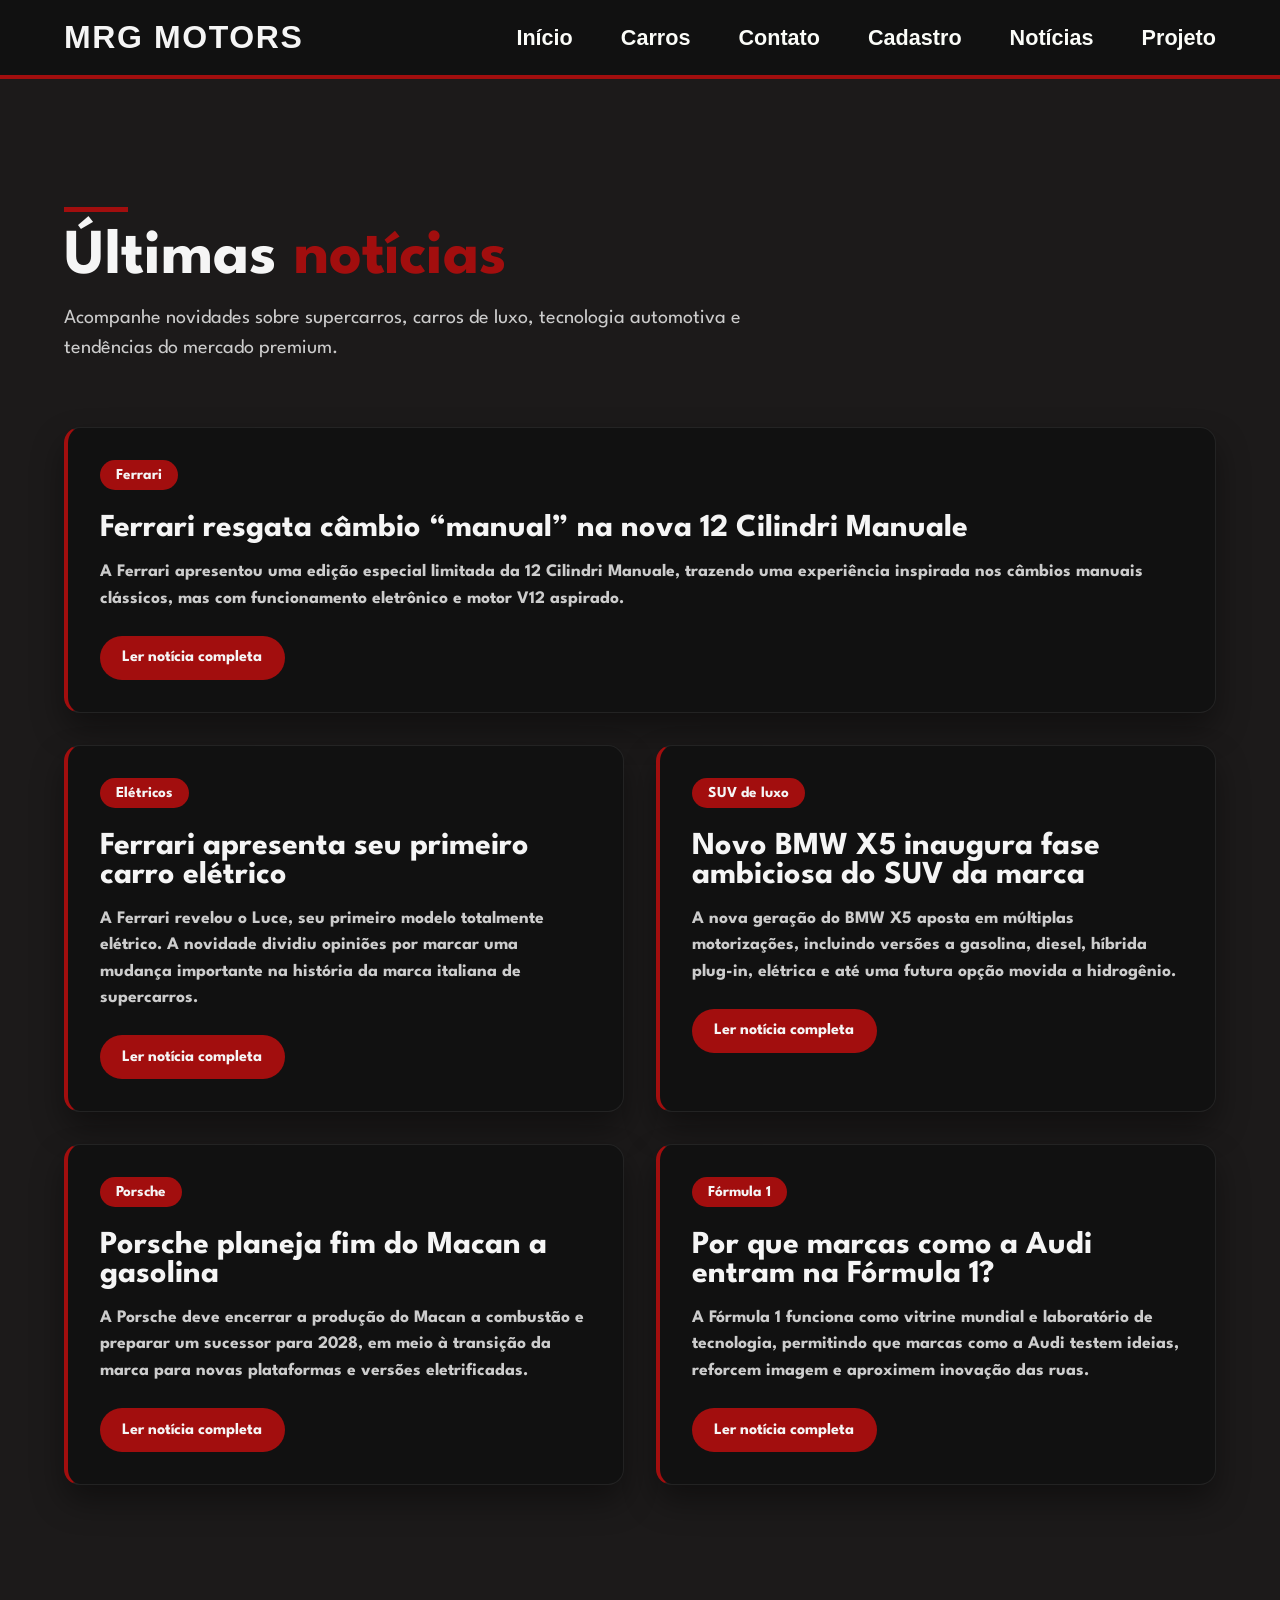
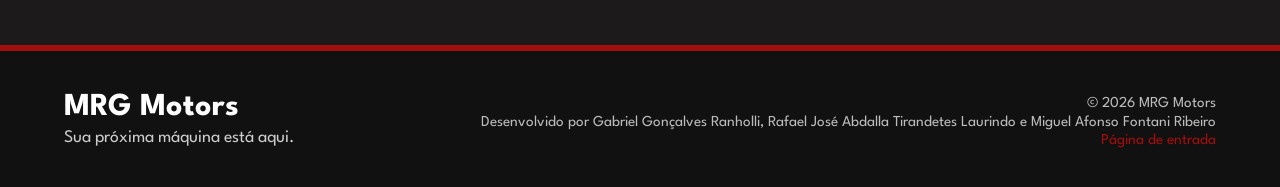
<file: html/noticias.html>
<!DOCTYPE html>
<html lang="pt-BR">

<head>
    <meta charset="UTF-8">
    <meta name="viewport" content="width=device-width, initial-scale=1.0">
    <title>MRG Motors | Notícias</title>
    <link rel="stylesheet" href="../css/noticias.css">

    <link rel="preconnect" href="https://fonts.googleapis.com">
    <link rel="preconnect" href="https://fonts.gstatic.com" crossorigin>
    <link
        href="https://fonts.googleapis.com/css2?family=Chakra+Petch:ital,wght@0,300;0,400;0,500;0,600;0,700&family=League+Spartan:wght@100..900&family=PT+Sans+Narrow:wght@400;700&display=swap"
        rel="stylesheet">
</head>

<body>
    <div id="principal">
        <header id="cabecalho">
            <div id="topo">
                <a class="logo" href="../index.html">MRG Motors</a>

                <nav>
                    <ul>
                        <li><a href="homepage.html">Início</a></li>
                        <li><a href="carros.html">Carros</a></li>
                        <li><a href="contato.html">Contato</a></li>
                        <li><a href="cadastro.html">Cadastro</a></li>
                        <li><a href="noticias.html">Notícias</a></li>
                        <li><a href="projeto.html">Projeto</a></li>
                    </ul>
                </nav>
            </div>
        </header>

        <main>
            <section id="noticias">
                <div class="noticias-titulo">
                    <h1>Últimas <span>notícias</span></h1>
                    <p>
                        Acompanhe novidades sobre supercarros, carros de luxo, tecnologia automotiva
                        e tendências do mercado premium.
                    </p>
                </div>

                <div id="noticias-conteudo">
                    <article class="noticia-card destaque">
                        <div class="noticia-categoria">Ferrari</div>

                        <div class="noticia-info">
                            <h2>Ferrari resgata câmbio “manual” na nova 12 Cilindri Manuale</h2>
                            <p>
                                A Ferrari apresentou uma edição especial limitada da 12 Cilindri Manuale,
                                trazendo uma experiência inspirada nos câmbios manuais clássicos, mas com
                                funcionamento eletrônico e motor V12 aspirado.
                            </p>

                            <a href="https://www.cnnbrasil.com.br/auto/ferrari-resgata-cambio-manual-grelhado-na-nova-12-cillindri-manuale/"
                                target="_blank" rel="noopener noreferrer">
                                Ler notícia completa
                            </a>
                        </div>
                    </article>

                    <article class="noticia-card">
                        <div class="noticia-categoria">Elétricos</div>

                        <div class="noticia-info">
                            <h2>Ferrari apresenta seu primeiro carro elétrico</h2>
                            <p>
                                A Ferrari revelou o Luce, seu primeiro modelo totalmente elétrico.
                                A novidade dividiu opiniões por marcar uma mudança importante na história
                                da marca italiana de supercarros.
                            </p>

                            <a href="https://www.bbc.com/portuguese/articles/c0r22x577kqo"
                                target="_blank" rel="noopener noreferrer">
                                Ler notícia completa
                            </a>
                        </div>
                    </article>

                    <article class="noticia-card">
                        <div class="noticia-categoria">SUV de luxo</div>

                        <div class="noticia-info">
                            <h2>Novo BMW X5 inaugura fase ambiciosa do SUV da marca</h2>
                            <p>
                                A nova geração do BMW X5 aposta em múltiplas motorizações, incluindo versões
                                a gasolina, diesel, híbrida plug-in, elétrica e até uma futura opção movida
                                a hidrogênio.
                            </p>

                            <a href="https://forbes.com.br/forbes-life/forbes-motors/2026/07/o-novo-bmw-x5-inaugura-a-fase-mais-ambiciosa-do-suv-da-marca/"
                                target="_blank" rel="noopener noreferrer">
                                Ler notícia completa
                            </a>
                        </div>
                    </article>

                    <article class="noticia-card">
                        <div class="noticia-categoria">Porsche</div>

                        <div class="noticia-info">
                            <h2>Porsche planeja fim do Macan a gasolina</h2>
                            <p>
                                A Porsche deve encerrar a produção do Macan a combustão e preparar um sucessor
                                para 2028, em meio à transição da marca para novas plataformas e versões eletrificadas.
                            </p>

                            <a href="https://www.cnnbrasil.com.br/auto/porsche-planeja-fim-do-macan-a-gasolina-sucessor-deve-chegar-em-2028/"
                                target="_blank" rel="noopener noreferrer">
                                Ler notícia completa
                            </a>
                        </div>
                    </article>

                    <article class="noticia-card">
                        <div class="noticia-categoria">Fórmula 1</div>

                        <div class="noticia-info">
                            <h2>Por que marcas como a Audi entram na Fórmula 1?</h2>
                            <p>
                                A Fórmula 1 funciona como vitrine mundial e laboratório de tecnologia,
                                permitindo que marcas como a Audi testem ideias, reforcem imagem e aproximem
                                inovação das ruas.
                            </p>

                            <a href="https://www.folhavitoria.com.br/folha-motor/por-que-marcas-como-a-audi-entram-na-formula-1/"
                                target="_blank" rel="noopener noreferrer">
                                Ler notícia completa
                            </a>
                        </div>
                    </article>
                </div>
            </section>
        </main>

        <footer>
            <div class="footer-conteudo">
                <div class="footer-marca">
                    <p class="footer-logo">MRG Motors</p>
                    <p class="footer-frase">Sua próxima máquina está aqui.</p>
                </div>

                <div class="footer-creditos">
                    <p>© 2026 MRG Motors</p>
                    <p>Desenvolvido por Gabriel Gonçalves Ranholli, Rafael José Abdalla Tirandetes Laurindo e Miguel Afonso Fontani Ribeiro</p>
                    <a href="../index.html">Página de entrada</a>
                </div>
            </div>
        </footer>
    </div>
</body>

</html>
</file>
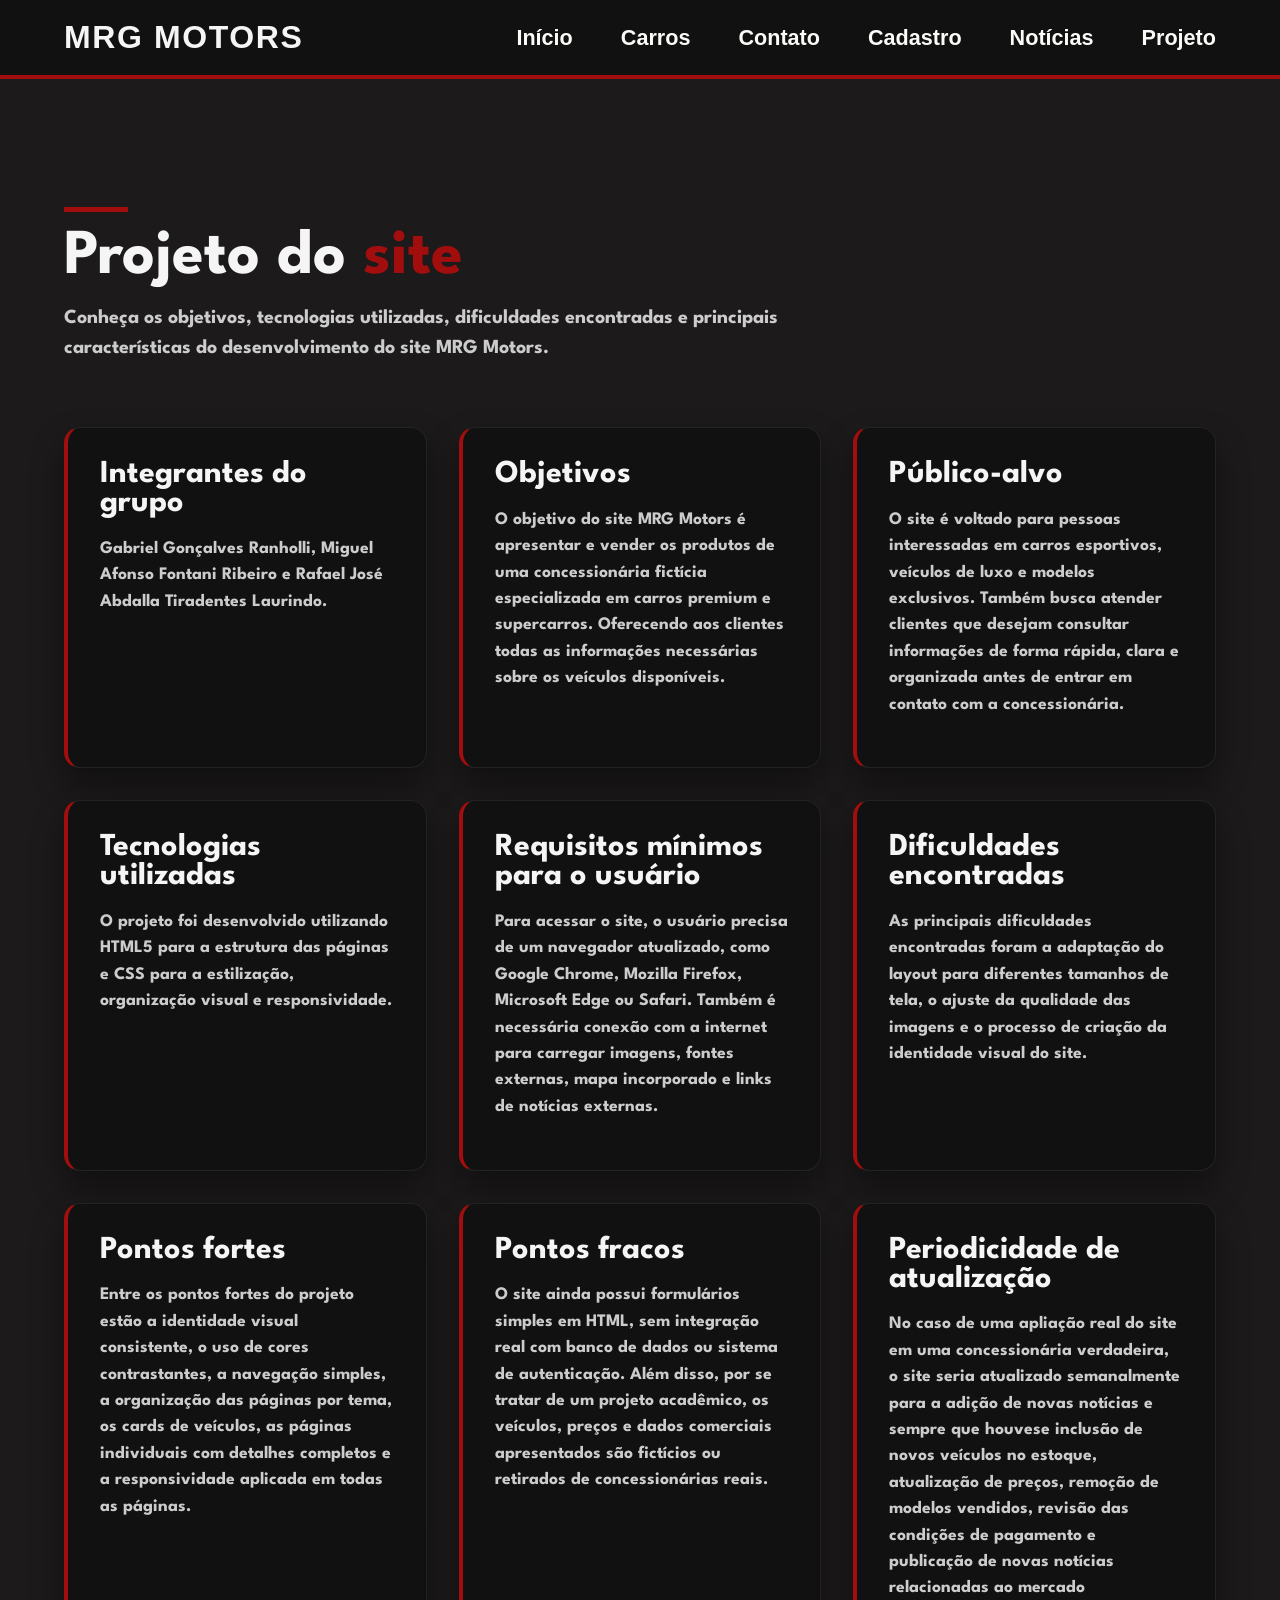
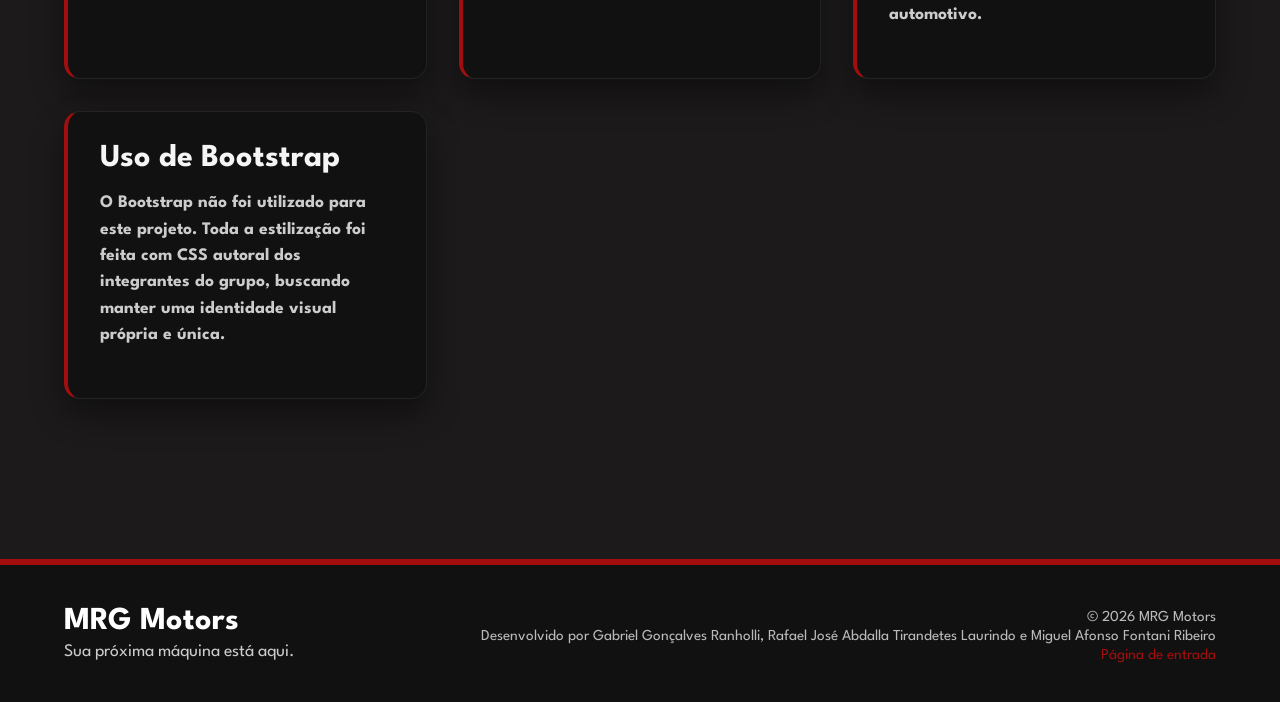
<file: html/projeto.html>
<!DOCTYPE html>
<html lang="en">

<head>
    <meta charset="UTF-8">
    <meta name="viewport" content="width=device-width, initial-scale=1.0">
    <title>MRG Motors | Projeto</title>
    <link rel="stylesheet" href="../css/projeto.css">
    <link rel="preconnect" href="https://fonts.googleapis.com">
    <link rel="preconnect" href="https://fonts.gstatic.com" crossorigin>
    <link
        href="https://fonts.googleapis.com/css2?family=Chakra+Petch:ital,wght@0,300;0,400;0,500;0,600;0,700;1,300;1,400;1,500;1,600;1,700&family=League+Spartan:wght@100..900&family=PT+Sans+Narrow:wght@400;700&display=swap"
        rel="stylesheet">
</head>

<body>
    <div id="principal">
        <header id="cabecalho">
            <div id="topo">
                <a class="logo" href="../index.html">MRG Motors</a>

                <nav>
                    <ul>
                        <li><a href="homepage.html">Início</a></li>
                        <li><a href="carros.html">Carros</a></li>
                        <li><a href="contato.html">Contato</a></li>
                        <li><a href="cadastro.html">Cadastro</a></li>
                        <li><a href="noticias.html">Notícias</a></li>
                        <li><a href="projeto.html">Projeto</a></li>
                    </ul>
                </nav>
            </div>
        </header>

        <main>
            <section id="projeto">
                <div class="projeto-titulo">
                    <h1>Projeto do <span>site</span></h1>
                    <p>
                        Conheça os objetivos, tecnologias utilizadas, dificuldades encontradas
                        e principais características do desenvolvimento do site MRG Motors.
                    </p>
                </div>

                <div class="projeto-container">

                    <article class="projeto-card">
                        <h2>Integrantes do grupo</h2>
                        <p>
                            Gabriel Gonçalves Ranholli, Miguel Afonso Fontani Ribeiro e Rafael José Abdalla Tiradentes Laurindo.
                        </p>
                    </article>

                    <article class="projeto-card">
                        <h2>Objetivos</h2>
                        <p>
                            O objetivo do site MRG Motors é apresentar e vender os produtos de uma concessionária fictícia especializada em carros premium e supercarros. Oferecendo aos clientes todas as informações necessárias sobre os veículos disponíveis.
                        </p>
                    </article>

                    <article class="projeto-card">
                        <h2>Público-alvo</h2>
                        <p>
                            O site é voltado para pessoas interessadas em carros esportivos, veículos
                            de luxo e modelos exclusivos. Também busca atender clientes que desejam
                            consultar informações de forma rápida, clara e organizada antes de entrar
                            em contato com a concessionária.
                        </p>
                    </article>

                    <article class="projeto-card">
                        <h2>Tecnologias utilizadas</h2>
                        <p>
                            O projeto foi desenvolvido utilizando HTML5 para a estrutura das páginas
                            e CSS para a estilização, organização visual e responsividade. 
                        </p>
                    </article>

                    <article class="projeto-card">
                        <h2>Requisitos mínimos para o usuário</h2>
                        <p>
                            Para acessar o site, o usuário precisa de um navegador atualizado, como
                            Google Chrome, Mozilla Firefox, Microsoft Edge ou Safari. Também é necessária
                            conexão com a internet para carregar imagens, fontes externas, mapa incorporado
                            e links de notícias externas.
                        </p>
                    </article>

                    <article class="projeto-card">
                        <h2>Dificuldades encontradas</h2>
                        <p>
                            As principais dificuldades encontradas foram a adaptação do layout para diferentes tamanhos de tela, o ajuste da qualidade das imagens e o processo de criação da identidade visual do site.
                        </p>
                    </article>

                    <article class="projeto-card">
                        <h2>Pontos fortes</h2>
                        <p>
                            Entre os pontos fortes do projeto estão a identidade visual consistente,
                            o uso de cores contrastantes, a navegação simples, a organização das páginas
                            por tema, os cards de veículos, as páginas individuais com detalhes completos
                            e a responsividade aplicada em todas as páginas.
                        </p>
                    </article>

                    <article class="projeto-card">
                        <h2>Pontos fracos</h2>
                        <p>
                            O site ainda possui formulários simples em HTML, sem
                            integração real com banco de dados ou sistema de autenticação. Além disso,
                            por se tratar de um projeto acadêmico, os veículos, preços e dados comerciais
                            apresentados são fictícios ou retirados de concessionárias reais.
                        </p>
                    </article>

                    <article class="projeto-card">
                        <h2>Periodicidade de atualização</h2>
                        <p>
                            No caso de uma apliação real do site em uma concessionária verdadeira, o site seria atualizado semanalmente para a adição de novas notícias e sempre que houvese inclusão
                            de novos veículos no estoque, atualização de preços, remoção de modelos
                            vendidos, revisão das condições de pagamento e publicação de novas notícias
                            relacionadas ao mercado automotivo.
                        </p>
                    </article>

                    <article class="projeto-card">
                        <h2>Uso de Bootstrap</h2>
                        <p>
                            O Bootstrap não foi utilizado para este projeto. Toda a estilização foi feita com CSS autoral dos integrantes do grupo, buscando manter uma identidade visual própria e única.
                        </p>
                    </article>
                </div>
            </section>
        </main>

        <footer>
            <div class="footer-conteudo">
                <div class="footer-marca">
                    <p class="footer-logo">MRG Motors</p>
                    <p class="footer-frase">Sua próxima máquina está aqui.</p>
                </div>

                <div class="footer-creditos">
                    <p>© 2026 MRG Motors</p>
                    <p>Desenvolvido por Gabriel Gonçalves Ranholli, Rafael José Abdalla Tirandetes Laurindo e Miguel Afonso Fontani Ribeiro</p>
                    <a href="../index.html">Página de entrada</a>
                </div>
            </div>
        </footer>
    </div>
</body>

</html>
</file>
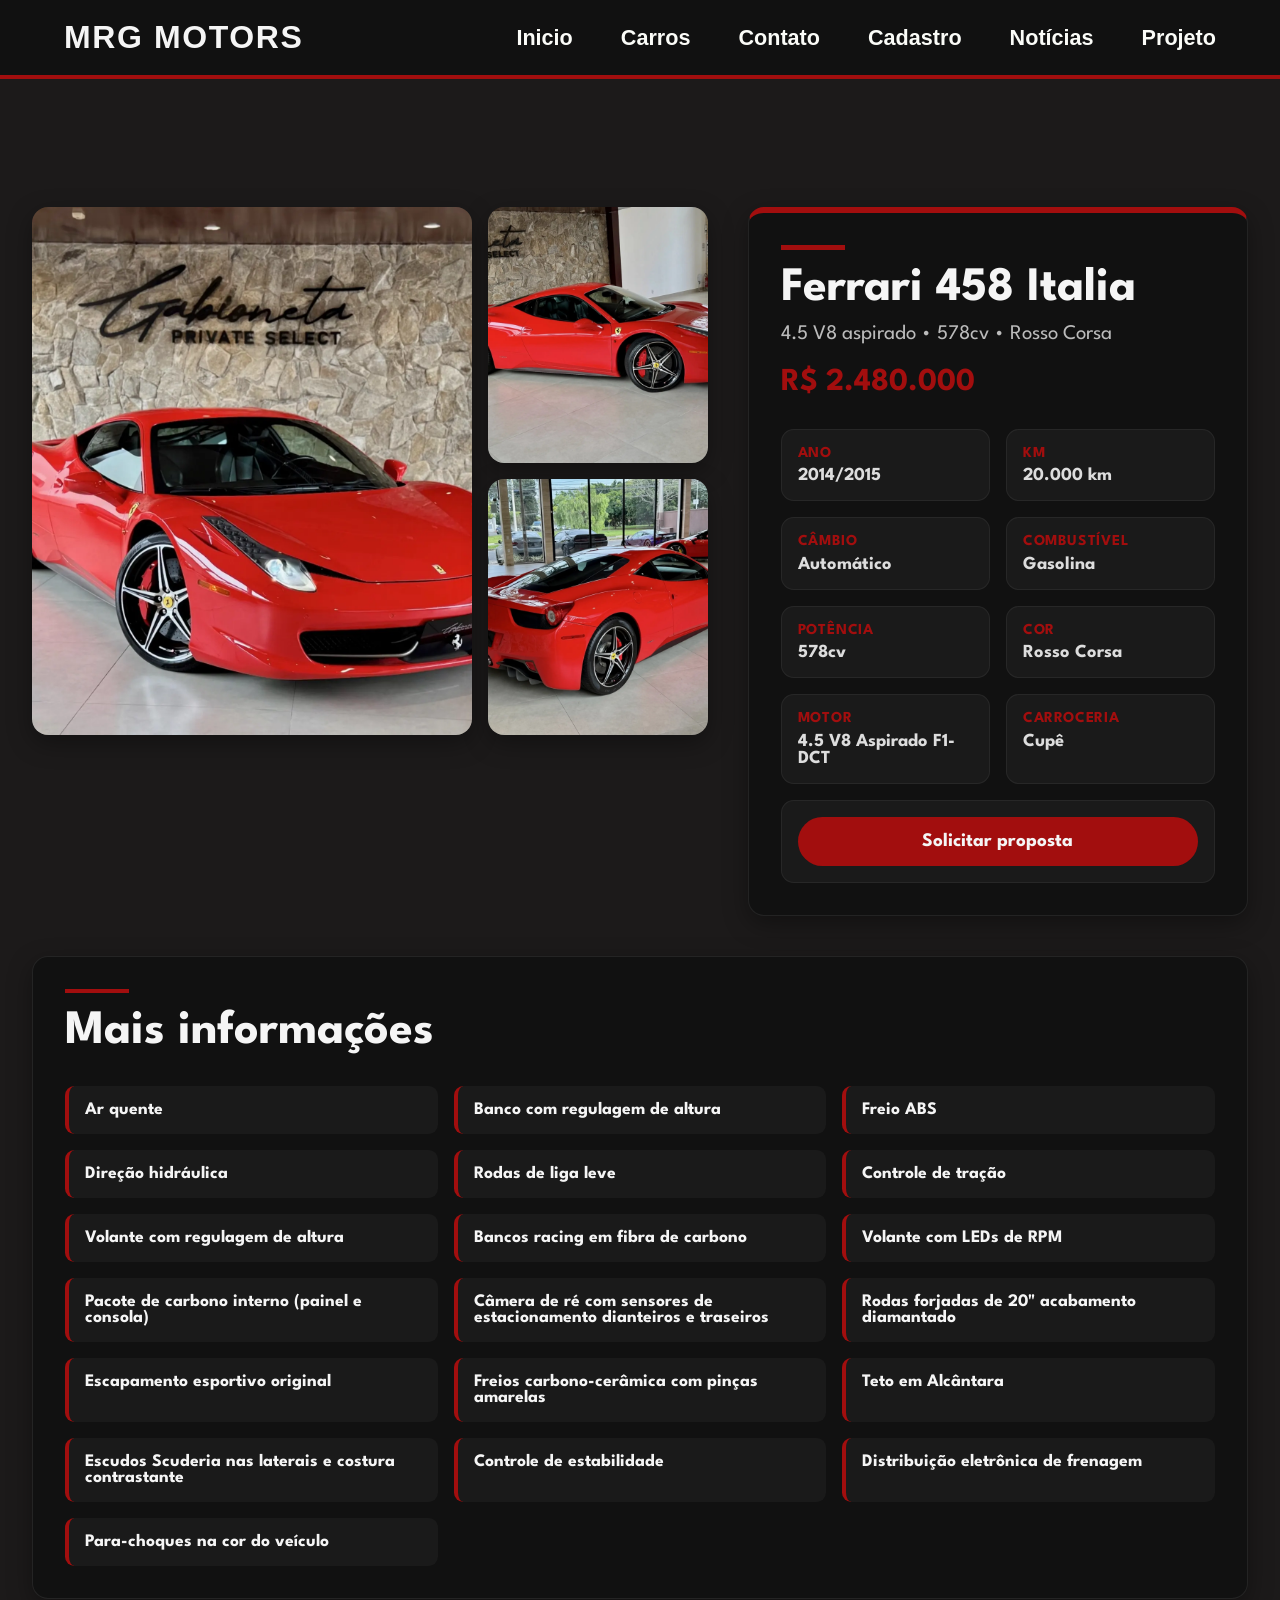
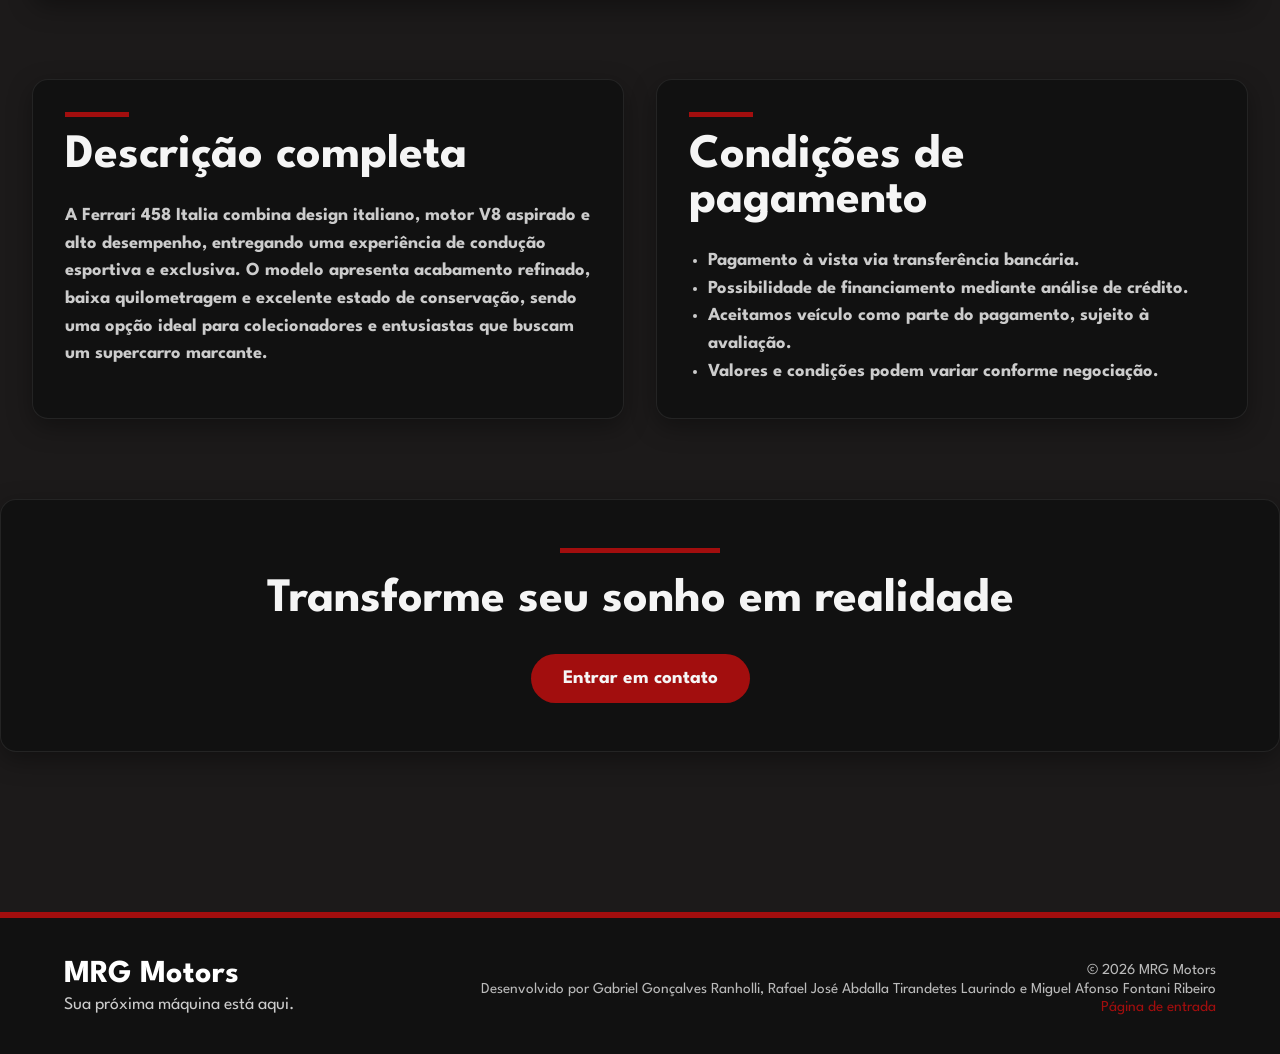
<file: html/individual/Ferrari458.html>
<!DOCTYPE html>
<html lang="en">

<head>
    <meta charset="UTF-8">
    <meta name="viewport" content="width=device-width, initial-scale=1.0">
    <title>MRG Motors | Ferrari 458 Italia</title>
    <link rel="stylesheet" href="../../css/individual/modelo.css">
    <link rel="preconnect" href="https://fonts.googleapis.com">
    <link rel="preconnect" href="https://fonts.gstatic.com" crossorigin>
    <link
        href="https://fonts.googleapis.com/css2?family=Chakra+Petch:ital,wght@0,300;0,400;0,500;0,600;0,700;1,300;1,400;1,500;1,600;1,700&family=League+Spartan:wght@100..900&family=PT+Sans+Narrow:wght@400;700&display=swap"
        rel="stylesheet">
</head>

<body>
    <main>
        <header id="cabecalho">
            <div id="topo">
                <a class="logo" href="../../index.html">MRG MOTORS</a> 
                <nav>
                    <ul>
                        <li><a href="../homepage.html">Inicio</a></li>
                        <li><a href="../carros.html">Carros</a></li>
                        <li><a href="../contato.html">Contato</a></li>
                        <li><a href="../cadastro.html">Cadastro</a></li>
                        <li><a href="../noticias.html">Notícias</a></li>
                        <li><a href="../projeto.html">Projeto</a></li>
                    </ul>
                </nav>
            </div>
        </header>
        <section id="conteudo-carro">
            <div id="showcase">
                <img src="../../imagens/Individual/Ferrari485/Foto1.webp" alt="">
                <img src="../../imagens/Individual/Ferrari485/Foto2.webp" alt="">
                <img src="../../imagens/Individual/Ferrari485/Foto3.webp" alt="">
            </div>

            <div id="card-info">
                <h1>Ferrari 458 Italia</h1>
                <p class="subtitulo-carro">4.5 V8 aspirado • 578cv • Rosso Corsa</p>
                <p class="preco-detalhe">R$ 2.480.000</p>
                <ul>
                    <li><span>Ano</span>
                        <p>2014/2015</p>
                    </li>
                    <li><span>KM</span>
                        <p>20.000 km</p>
                    </li>
                    <li><span>Câmbio</span>
                        <p>Automático</p>
                    </li>
                    <li><span>Combustível</span>
                        <p>Gasolina</p>
                    </li>
                    <li><span>Potência</span>
                        <p>578cv</p>
                    </li>
                    <li><span>Cor</span>
                        <p>Rosso Corsa</p>
                    </li>
                    <li><span>Motor</span>
                        <p>4.5 V8 Aspirado F1-DCT</p>
                    </li>
                    <li><span>Carroceria</span>
                        <p>Cupê</p>
                    </li>
                    <li class="botao-contato"><a href="../contato.html">Solicitar proposta</a></li>
                </ul>
            </div>

            <div id="card-mais-info">
                <h1>Mais informações</h1>
                <ul>
                    <li>Ar quente</li>
                    <li>Banco com regulagem de altura</li>
                    <li>Freio ABS</li>
                    <li>Direção hidráulica</li>
                    <li>Rodas de liga leve</li>
                    <li>Controle de tração</li>
                    <li>Volante com regulagem de altura</li>
                    <li>Bancos racing em fibra de carbono</li>
                    <li>Volante com LEDs de RPM</li>
                    <li>Pacote de carbono interno (painel e consola)</li>
                    <li>Câmera de ré com sensores de estacionamento dianteiros e traseiros</li>
                    <li>Rodas forjadas de 20" acabamento diamantado</li>
                    <li>Escapamento esportivo original</li>
                    <li>Freios carbono-cerâmica com pinças amarelas</li>
                    <li>Teto em Alcântara</li>
                    <li>Escudos Scuderia nas laterais e costura contrastante</li>
                    <li>Controle de estabilidade</li>
                    <li>Distribuição eletrônica de frenagem</li>
                    <li>Para-choques na cor do veículo</li>
                </ul>
            </div>
        </section>

        <section id="descricao-pagamento">
            <div class="bloco-detalhe">
                <h1>Descrição completa</h1>
                <p>
                    A Ferrari 458 Italia combina design italiano, motor V8 aspirado e alto desempenho,
                    entregando uma experiência de condução esportiva e exclusiva. O modelo apresenta
                    acabamento refinado, baixa quilometragem e excelente estado de conservação, sendo
                    uma opção ideal para colecionadores e entusiastas que buscam um supercarro marcante.
                </p>
            </div>

            <div class="bloco-detalhe">
                <h1>Condições de pagamento</h1>
                <ul>
                    <li>Pagamento à vista via transferência bancária.</li>
                    <li>Possibilidade de financiamento mediante análise de crédito.</li>
                    <li>Aceitamos veículo como parte do pagamento, sujeito à avaliação.</li>
                    <li>Valores e condições podem variar conforme negociação.</li>
                </ul>
            </div>
        </section>

        <section id="sonho">
            <hr>
            <h1>Transforme seu sonho em realidade</h1>
            <a href="../contato.html">Entrar em contato</a>
        </section>
    </main>

    <footer>
        <div class="footer-conteudo">
            <div class="footer-marca">
                <p class="footer-logo">MRG Motors</p>
                <p class="footer-frase">Sua próxima máquina está aqui.</p>
            </div>

            <div class="footer-creditos">
                <p>© 2026 MRG Motors</p>
                <p>Desenvolvido por Gabriel Gonçalves Ranholli, Rafael José Abdalla Tirandetes Laurindo e Miguel Afonso Fontani Ribeiro</p>
                <a href="../../index.html">Página de entrada</a>
            </div>
        </div>
    </footer>
</body>

</html>
</file>
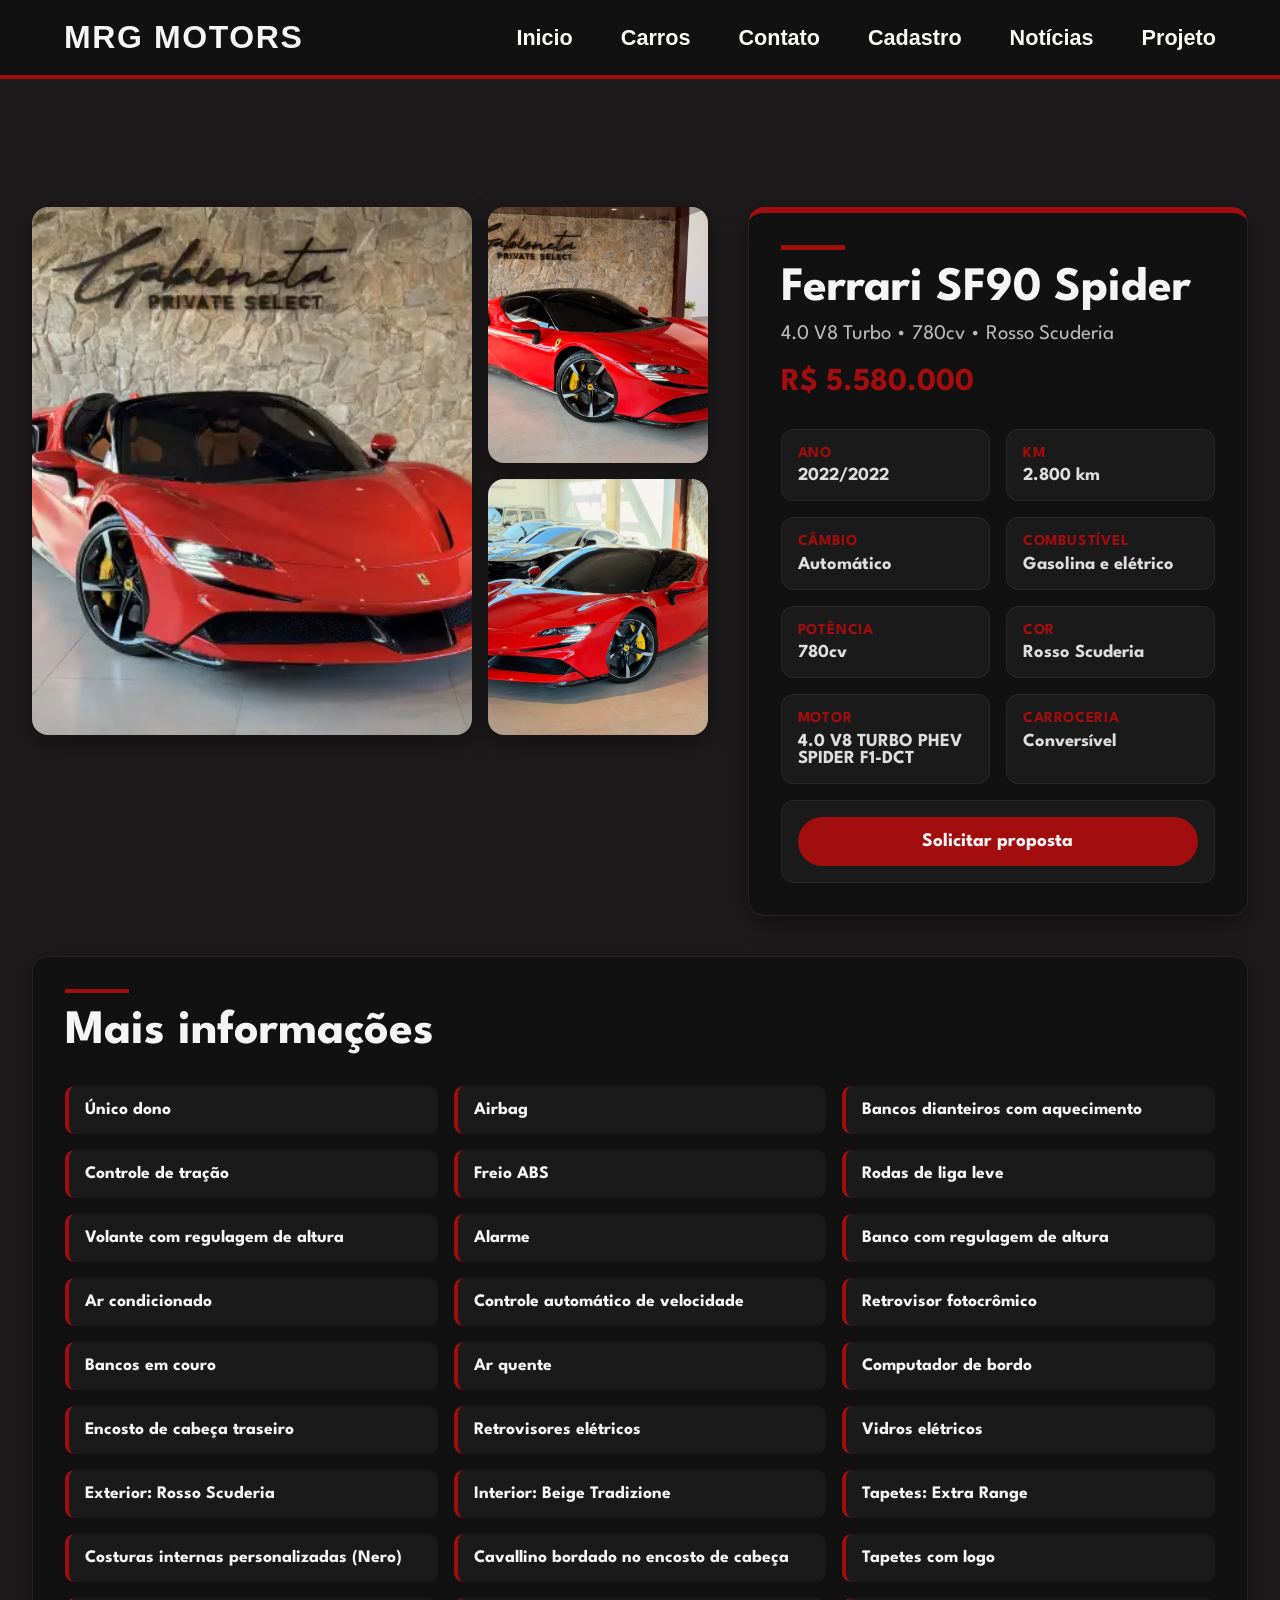
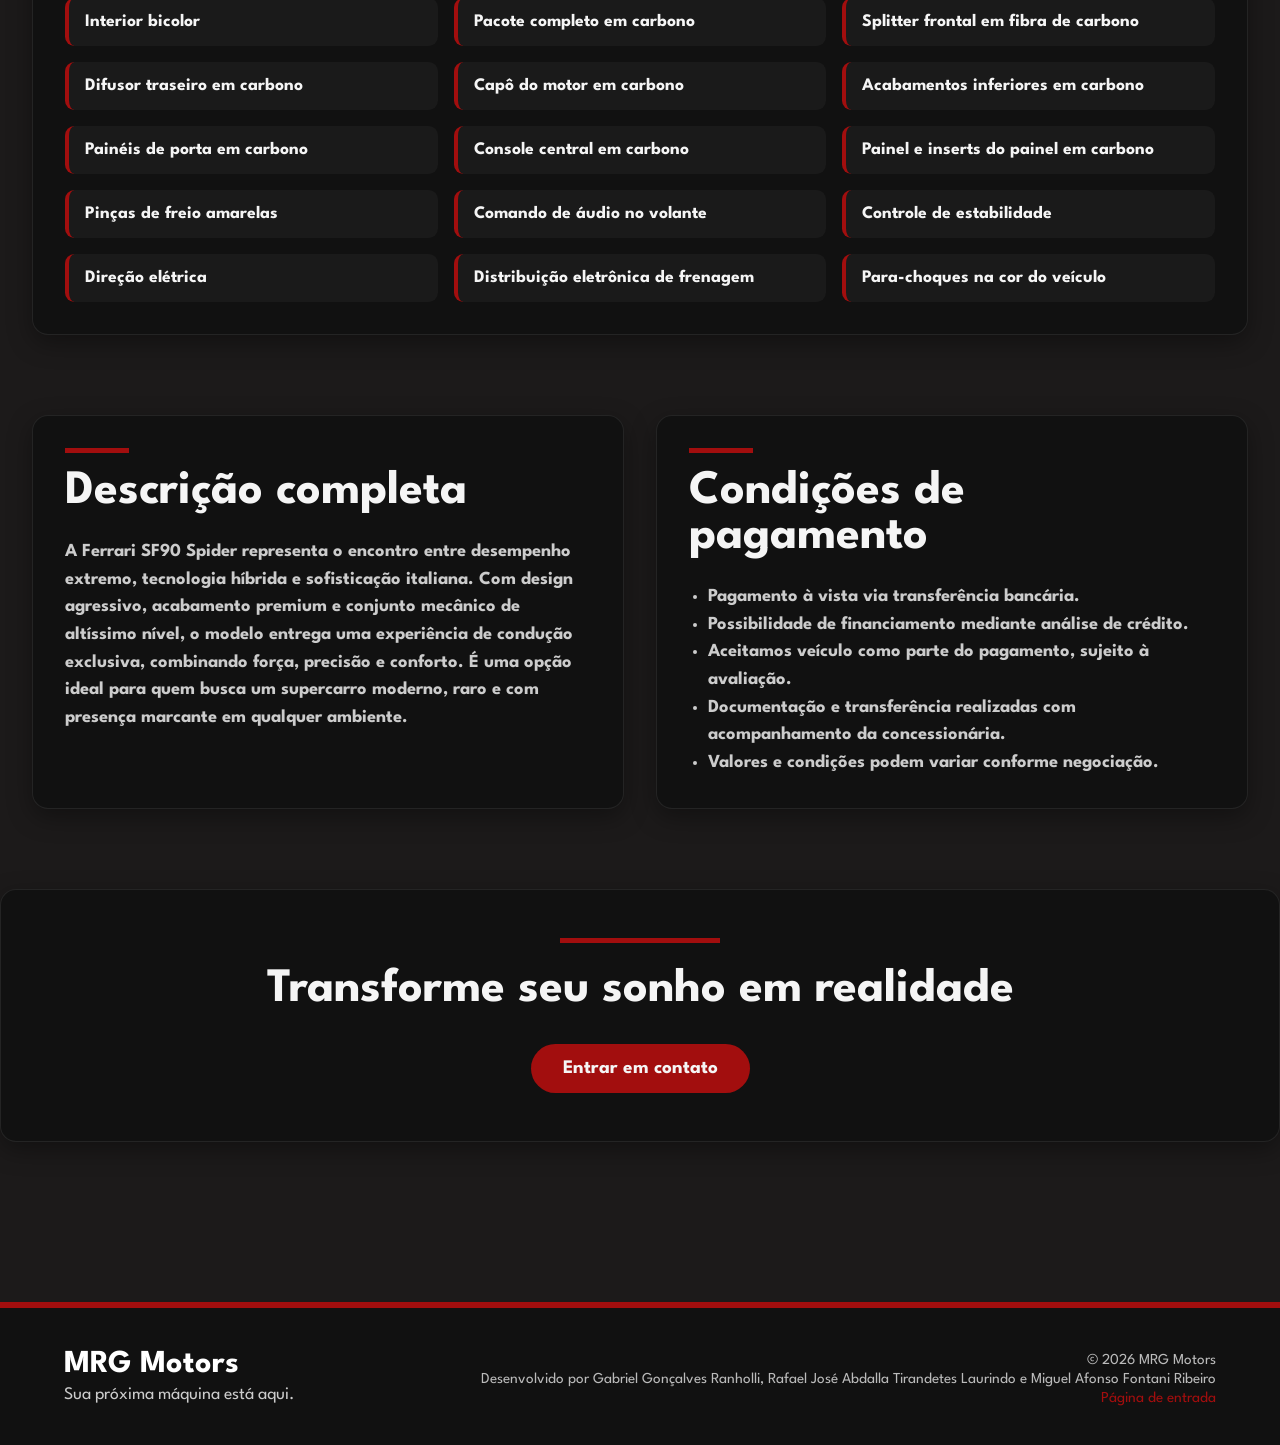
<file: html/individual/FerrariSF90.html>
<!DOCTYPE html>
<html lang="en">

<head>
    <meta charset="UTF-8">
    <meta name="viewport" content="width=device-width, initial-scale=1.0">
    <title>MRG Motors | Ferrari SF90 Spider</title>
    <link rel="stylesheet" href="../../css/individual/modelo.css">
    <link rel="preconnect" href="https://fonts.googleapis.com">
    <link rel="preconnect" href="https://fonts.gstatic.com" crossorigin>
    <link
        href="https://fonts.googleapis.com/css2?family=Chakra+Petch:ital,wght@0,300;0,400;0,500;0,600;0,700;1,300;1,400;1,500;1,600;1,700&family=League+Spartan:wght@100..900&family=PT+Sans+Narrow:wght@400;700&display=swap"
        rel="stylesheet">
</head>

<body>
    <main>
        <header id="cabecalho">
            <div id="topo">
                <a class="logo" href="../../index.html">MRG MOTORS</a> 
                <nav>
                    <ul>
                        <li><a href="../homepage.html">Inicio</a></li>
                        <li><a href="../carros.html">Carros</a></li>
                        <li><a href="../contato.html">Contato</a></li>
                        <li><a href="../cadastro.html">Cadastro</a></li>
                        <li><a href="../noticias.html">Notícias</a></li>
                        <li><a href="../projeto.html">Projeto</a></li>
                    </ul>
                </nav>
            </div>
        </header>
        <section id="conteudo-carro">
            <div id="showcase">
                <img src="../../imagens/Individual/FerrariSF90/Foto1.webp" alt="">
                <img src="../../imagens/Individual/FerrariSF90/Foto2.webp" alt="">
                <img src="../../imagens/Individual/FerrariSF90/Foto3.webp" alt="">
            </div>

            <div id="card-info">
                <h1>Ferrari SF90 Spider</h1>
                <p class="subtitulo-carro">4.0 V8 Turbo • 780cv • Rosso Scuderia</p>
                <p class="preco-detalhe">R$ 5.580.000</p>
                <ul>
                    <li><span>Ano</span>
                        <p>2022/2022</p>
                    </li>
                    <li><span>KM</span>
                        <p>2.800 km</p>
                    </li>
                    <li><span>Câmbio</span>
                        <p>Automático</p>
                    </li>
                    <li><span>Combustível</span>
                        <p>Gasolina e elétrico</p>
                    </li>
                    <li><span>Potência</span>
                        <p>780cv</p>
                    </li>
                    <li><span>Cor</span>
                        <p>Rosso Scuderia</p>
                    </li>
                    <li><span>Motor</span>
                        <p>4.0 V8 TURBO PHEV SPIDER F1-DCT</p>
                    </li>
                    <li><span>Carroceria</span>
                        <p>Conversível</p>
                    </li>
                    <li class="botao-contato"><a href="../contato.html">Solicitar proposta</a></li>
                </ul>
            </div>

            <div id="card-mais-info">
                <h1>Mais informações</h1>
                <ul>
                    <li>Único dono</li>
                    <li>Airbag</li>
                    <li>Bancos dianteiros com aquecimento</li>
                    <li>Controle de tração</li>
                    <li>Freio ABS</li>
                    <li>Rodas de liga leve</li>
                    <li>Volante com regulagem de altura</li>
                    <li>Alarme</li>
                    <li>Banco com regulagem de altura</li>
                    <li>Ar condicionado</li>
                    <li>Controle automático de velocidade</li>
                    <li>Retrovisor fotocrômico</li>
                    <li>Bancos em couro</li>
                    <li>Ar quente</li>
                    <li>Computador de bordo</li>
                    <li>Encosto de cabeça traseiro</li>
                    <li>Retrovisores elétricos</li>
                    <li>Vidros elétricos</li>
                    <li>Exterior: Rosso Scuderia</li>
                    <li>Interior: Beige Tradizione</li>
                    <li>Tapetes: Extra Range</li>
                    <li>Costuras internas personalizadas (Nero)</li>
                    <li>Cavallino bordado no encosto de cabeça</li>
                    <li>Tapetes com logo</li>
                    <li>Interior bicolor</li>
                    <li>Pacote completo em carbono</li>
                    <li>Splitter frontal em fibra de carbono</li>
                    <li>Difusor traseiro em carbono</li>
                    <li>Capô do motor em carbono</li>
                    <li>Acabamentos inferiores em carbono</li>
                    <li>Painéis de porta em carbono</li>
                    <li>Console central em carbono</li>
                    <li>Painel e inserts do painel em carbono</li>
                    <li>Pinças de freio amarelas</li>
                    <li>Comando de áudio no volante</li>
                    <li>Controle de estabilidade</li>
                    <li>Direção elétrica</li>
                    <li>Distribuição eletrônica de frenagem</li>
                    <li>Para-choques na cor do veículo</li>
                </ul>
            </div>
        </section>

        <section id="descricao-pagamento">
            <div class="bloco-detalhe">
                <h1>Descrição completa</h1>
                <p>
                    A Ferrari SF90 Spider representa o encontro entre desempenho extremo, tecnologia híbrida
                    e sofisticação italiana. Com design agressivo, acabamento premium e conjunto mecânico de
                    altíssimo nível, o modelo entrega uma experiência de condução exclusiva, combinando força,
                    precisão e conforto. É uma opção ideal para quem busca um supercarro moderno, raro e com
                    presença marcante em qualquer ambiente.
                </p>
            </div>

            <div class="bloco-detalhe">
                <h1>Condições de pagamento</h1>
                <ul>
                    <li>Pagamento à vista via transferência bancária.</li>
                    <li>Possibilidade de financiamento mediante análise de crédito.</li>
                    <li>Aceitamos veículo como parte do pagamento, sujeito à avaliação.</li>
                    <li>Documentação e transferência realizadas com acompanhamento da concessionária.</li>
                    <li>Valores e condições podem variar conforme negociação.</li>
                </ul>
            </div>
        </section>

        <section id="sonho">
            <hr>
            <h1>Transforme seu sonho em realidade</h1>
            <a href="../contato.html">Entrar em contato</a>
        </section>
    </main>

    <footer>
        <div class="footer-conteudo">
            <div class="footer-marca">
                <p class="footer-logo">MRG Motors</p>
                <p class="footer-frase">Sua próxima máquina está aqui.</p>
            </div>

            <div class="footer-creditos">
                <p>© 2026 MRG Motors</p>
                <p>Desenvolvido por Gabriel Gonçalves Ranholli, Rafael José Abdalla Tirandetes Laurindo e Miguel Afonso Fontani Ribeiro</p>
                <a href="../../index.html">Página de entrada</a>
            </div>
        </div>
    </footer>
</body>

</html>
</file>
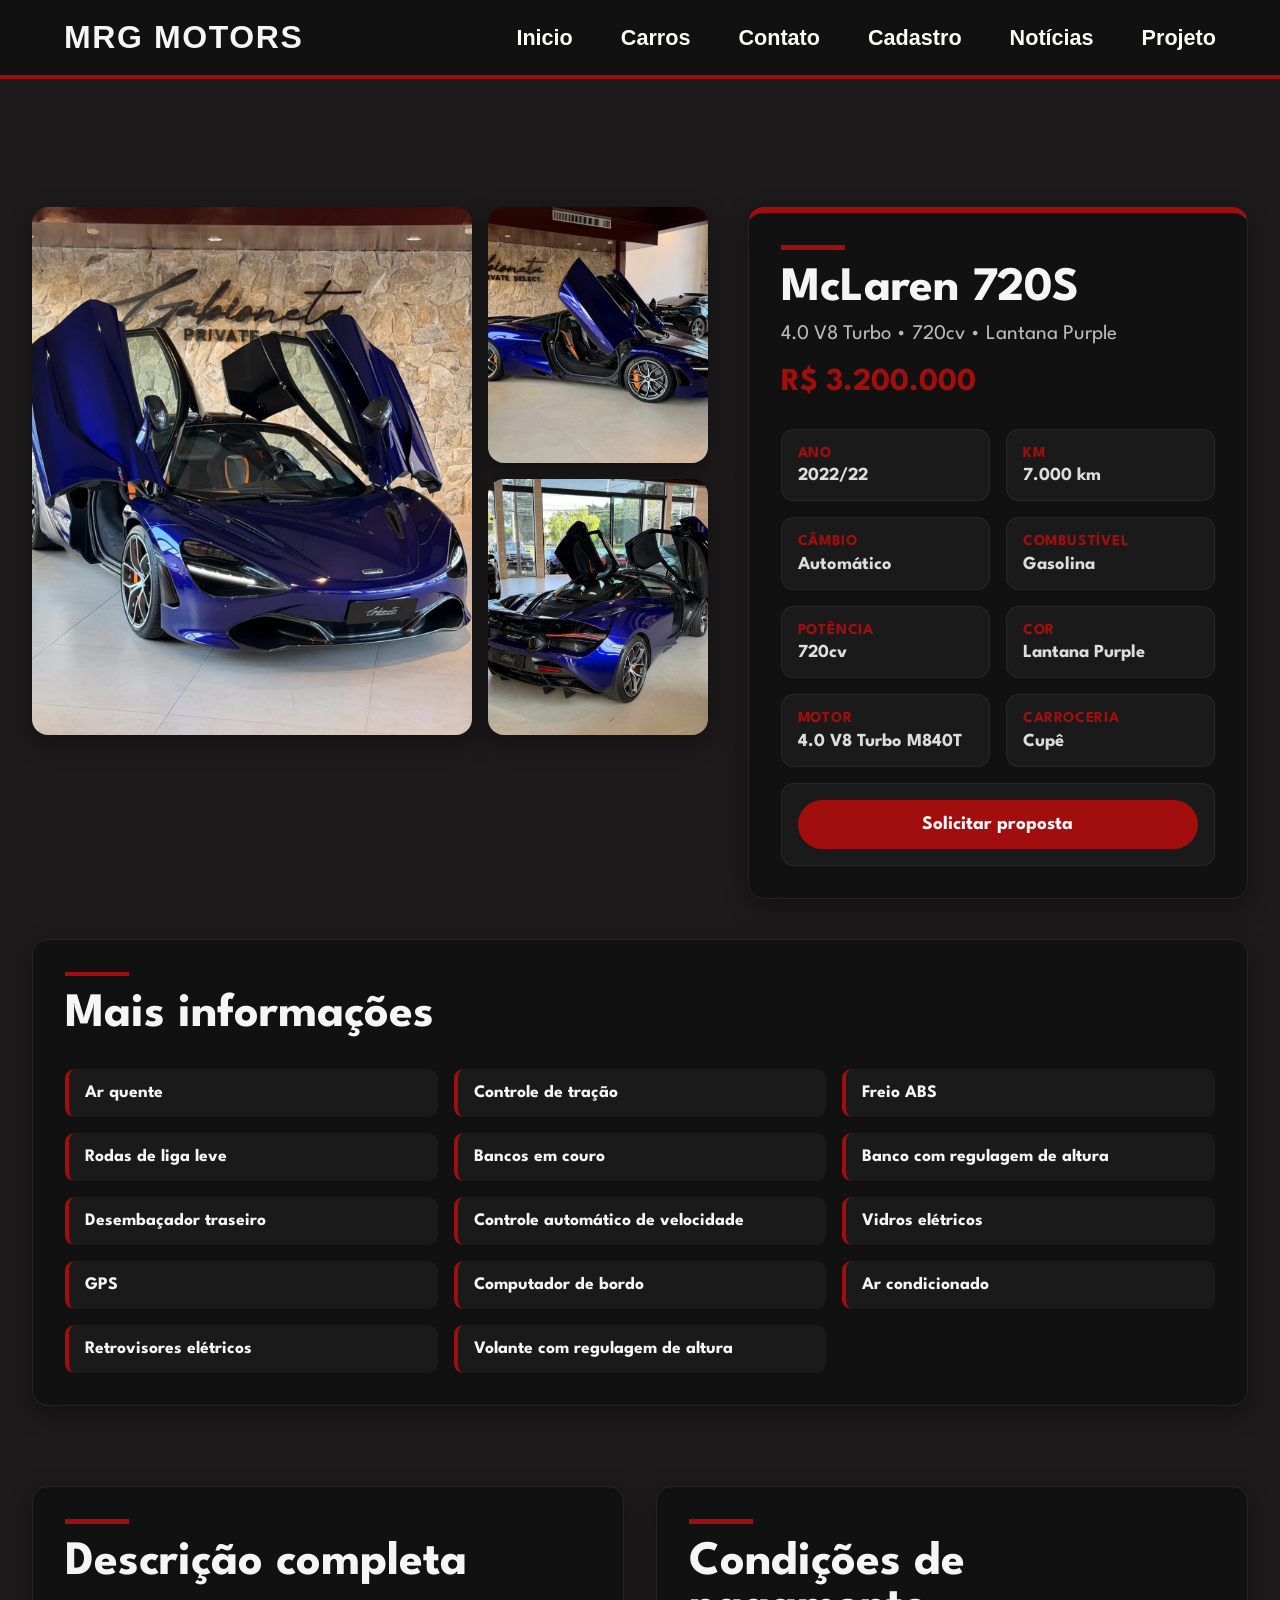
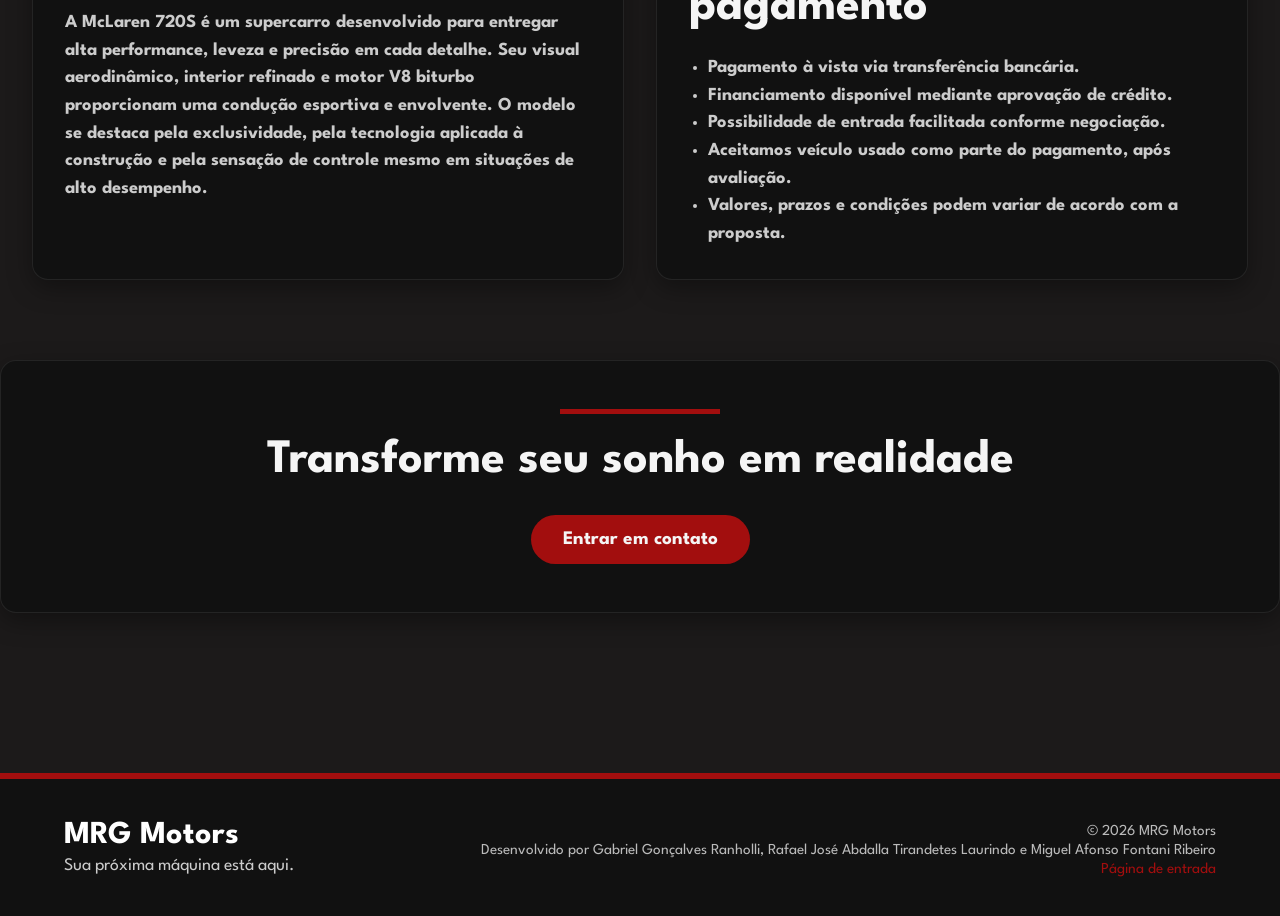
<file: html/individual/McLaren720s.html>
<!DOCTYPE html>
<html lang="en">

<head>
    <meta charset="UTF-8">
    <meta name="viewport" content="width=device-width, initial-scale=1.0">
    <title>MRG Motors | Mclaren720s</title>
    <link rel="stylesheet" href="../../css/individual/modelo.css">
    <link rel="preconnect" href="https://fonts.googleapis.com">
    <link rel="preconnect" href="https://fonts.gstatic.com" crossorigin>
    <link
        href="https://fonts.googleapis.com/css2?family=Chakra+Petch:ital,wght@0,300;0,400;0,500;0,600;0,700;1,300;1,400;1,500;1,600;1,700&family=League+Spartan:wght@100..900&family=PT+Sans+Narrow:wght@400;700&display=swap"
        rel="stylesheet">
</head>

<body>
    <main>
        <header id="cabecalho">
            <div id="topo">
                <a class="logo" href="../../index.html">MRG MOTORS</a> 
                <nav>
                    <ul>
                        <li><a href="../homepage.html">Inicio</a></li>
                        <li><a href="../carros.html">Carros</a></li>
                        <li><a href="../contato.html">Contato</a></li>
                        <li><a href="../cadastro.html">Cadastro</a></li>
                        <li><a href="../noticias.html">Notícias</a></li>
                        <li><a href="../projeto.html">Projeto</a></li>
                    </ul>
                </nav>
            </div>
        </header>
        <section id="conteudo-carro">
            <div id="showcase">
                <img src="../../imagens/Individual/McLaren720s/Foto1.webp" alt="Mclaren720s">
                <img src="../../imagens/Individual/McLaren720s/Foto2.webp" alt="McLaren720s">
                <img src="../../imagens/Individual/McLaren720s/Foto3.webp" alt="Mclaren720s">
            </div>

            <div id="card-info">
                <h1>McLaren 720S</h1>
                <p class="subtitulo-carro">4.0 V8 Turbo • 720cv • Lantana Purple</p>
                <p class="preco-detalhe">R$ 3.200.000</p>
                <ul>
                    <li><span>Ano</span>
                        <p>2022/22</p>
                    </li>
                    <li><span>KM</span>
                        <p>7.000 km</p>
                    </li>
                    <li><span>Câmbio</span>
                        <p>Automático</p>
                    </li>
                    <li><span>Combustível</span>
                        <p>Gasolina</p>
                    </li>
                    <li><span>Potência</span>
                        <p>720cv</p>
                    </li>
                    <li><span>Cor</span>
                        <p>Lantana Purple</p>
                    </li>
                    <li><span>Motor</span>
                        <p>4.0 V8 Turbo M840T</p>
                    </li>
                    <li><span>Carroceria</span>
                        <p>Cupê</p>
                    </li>
                    <li class="botao-contato"><a href="../contato.html">Solicitar proposta</a></li>
                </ul>
            </div>

            <div id="card-mais-info">
                <h1>Mais informações</h1>
                <ul>
                    <li>Ar quente</li>
                    <li>Controle de tração</li>
                    <li>Freio ABS</li>
                    <li>Rodas de liga leve</li>
                    <li>Bancos em couro</li>
                    <li>Banco com regulagem de altura</li>
                    <li>Desembaçador traseiro</li>
                    <li>Controle automático de velocidade</li>
                    <li>Vidros elétricos</li>
                    <li>GPS</li>
                    <li>Computador de bordo</li>
                    <li>Ar condicionado</li>
                    <li>Retrovisores elétricos</li>
                    <li>Volante com regulagem de altura</li>
                </ul>
            </div>
        </section>

        <section id="descricao-pagamento">
            <div class="bloco-detalhe">
                <h1>Descrição completa</h1>
                <p>
                    A McLaren 720S é um supercarro desenvolvido para entregar alta performance, leveza e
                    precisão em cada detalhe. Seu visual aerodinâmico, interior refinado e motor V8 biturbo
                    proporcionam uma condução esportiva e envolvente. O modelo se destaca pela exclusividade,
                    pela tecnologia aplicada à construção e pela sensação de controle mesmo em situações de
                    alto desempenho.
                </p>
            </div>

            <div class="bloco-detalhe">
                <h1>Condições de pagamento</h1>
                <ul>
                    <li>Pagamento à vista via transferência bancária.</li>
                    <li>Financiamento disponível mediante aprovação de crédito.</li>
                    <li>Possibilidade de entrada facilitada conforme negociação.</li>
                    <li>Aceitamos veículo usado como parte do pagamento, após avaliação.</li>
                    <li>Valores, prazos e condições podem variar de acordo com a proposta.</li>
                </ul>
            </div>
        </section>

        <section id="sonho">
            <hr>
            <h1>Transforme seu sonho em realidade</h1>
            <a href="../contato.html">Entrar em contato</a>
        </section>
    </main>

    <footer>
        <div class="footer-conteudo">
            <div class="footer-marca">
                <p class="footer-logo">MRG Motors</p>
                <p class="footer-frase">Sua próxima máquina está aqui.</p>
            </div>

            <div class="footer-creditos">
                <p>© 2026 MRG Motors</p>
                <p>Desenvolvido por Gabriel Gonçalves Ranholli, Rafael José Abdalla Tirandetes Laurindo e Miguel Afonso Fontani Ribeiro</p>
                <a href="../../index.html">Página de entrada</a>
            </div>
        </div>
    </footer>
</body>

</html>
</file>
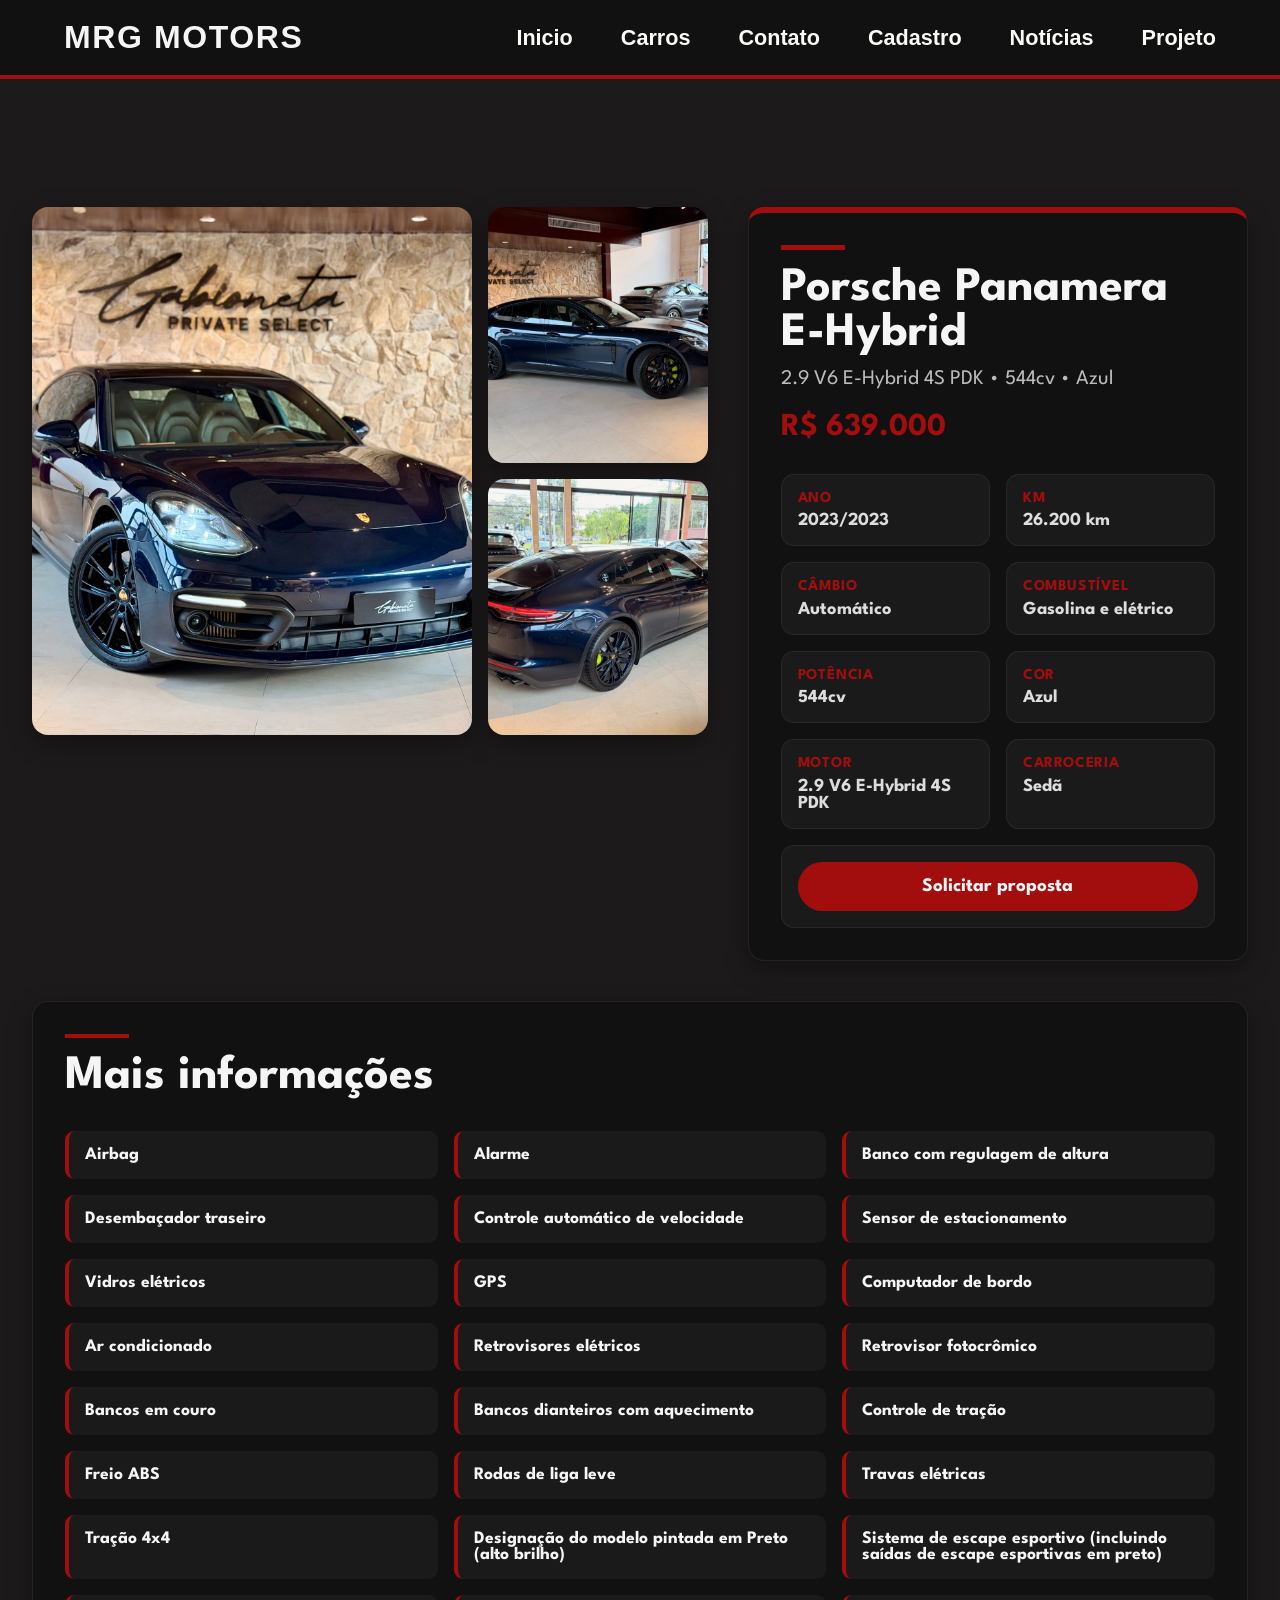
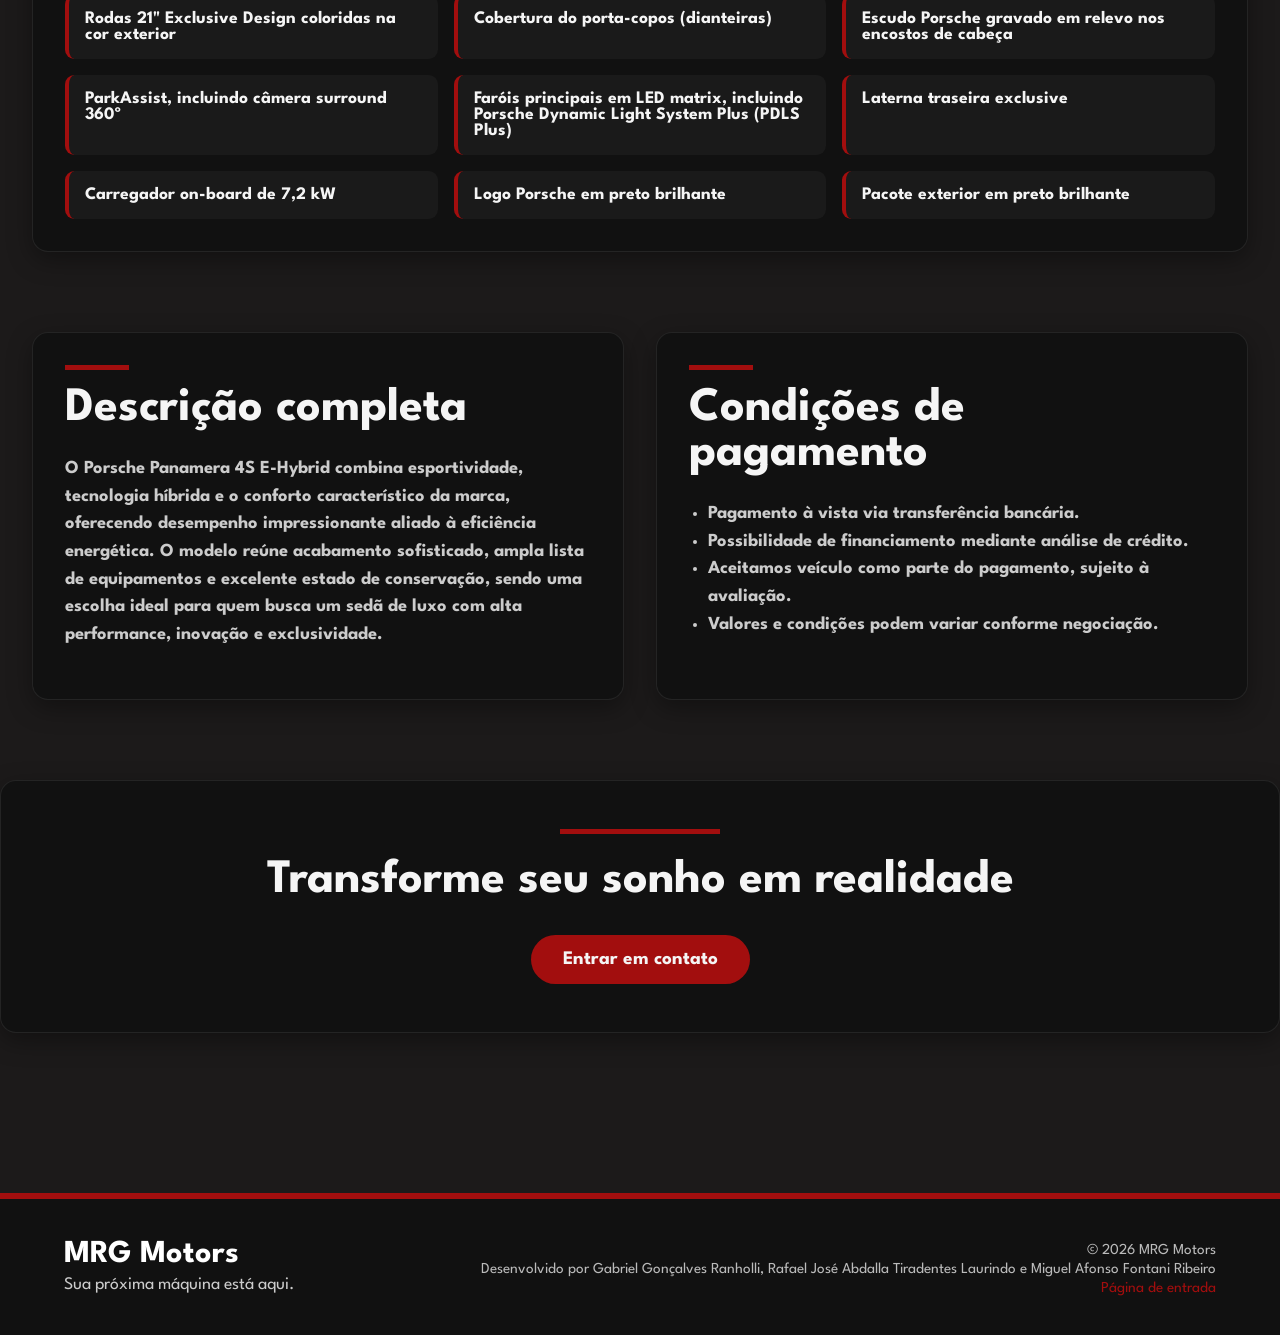
<file: html/individual/Porsche_E-Hybrid.html>
<!DOCTYPE html>
<html lang="en">

<head>
    <meta charset="UTF-8">
    <meta name="viewport" content="width=device-width, initial-scale=1.0">
    <title>MRG Motors | Porsche Panamrea E-Hybrid</title>
    <link rel="stylesheet" href="../../css/individual/modelo.css">
    <link rel="preconnect" href="https://fonts.googleapis.com">
    <link rel="preconnect" href="https://fonts.gstatic.com" crossorigin>
    <link
        href="https://fonts.googleapis.com/css2?family=Chakra+Petch:ital,wght@0,300;0,400;0,500;0,600;0,700;1,300;1,400;1,500;1,600;1,700&family=League+Spartan:wght@100..900&family=PT+Sans+Narrow:wght@400;700&display=swap"
        rel="stylesheet">
</head>

<body>
    <main>
        <header id="cabecalho">
            <div id="topo">
                <a class="logo" href="../../index.html">MRG MOTORS</a>
                <nav>
                    <ul>
                        <li><a href="../homepage.html">Inicio</a></li>
                        <li><a href="../carros.html">Carros</a></li>
                        <li><a href="../contato.html">Contato</a></li>
                        <li><a href="../cadastro.html">Cadastro</a></li>
                        <li><a href="../noticias.html">Notícias</a></li>
                        <li><a href="../projeto.html">Projeto</a></li>
                    </ul>
                </nav>
            </div>
        </header>
        <section id="conteudo-carro">
            <div id="showcase">
                <img src="../../imagens/Individual/Porsche_Panamera_E-Hybrid/Foto1.webp" alt="">
                <img src="../../imagens/Individual/Porsche_Panamera_E-Hybrid/Foto2.webp" alt="">
                <img src="../../imagens/Individual/Porsche_Panamera_E-Hybrid/Foto3.webp" alt="">
            </div>

            <div id="card-info">
                <h1>Porsche Panamera E-Hybrid</h1>
                <p class="subtitulo-carro">2.9 V6 E-Hybrid 4S PDK • 544cv • Azul</p>
                <p class="preco-detalhe">R$ 639.000</p>
                <ul>
                    <li><span>Ano</span>
                        <p>2023/2023</p>
                    </li>
                    <li><span>KM</span>
                        <p>26.200 km</p>
                    </li>
                    <li><span>Câmbio</span>
                        <p>Automático</p>
                    </li>
                    <li><span>Combustível</span>
                        <p>Gasolina e elétrico</p>
                    </li>
                    <li><span>Potência</span>
                        <p>544cv</p>
                    </li>
                    <li><span>Cor</span>
                        <p>Azul</p>
                    </li>
                    <li><span>Motor</span>
                        <p>2.9 V6 E-Hybrid 4S PDK</p>
                    </li>
                    <li><span>Carroceria</span>
                        <p>Sedã</p>
                    </li>
                    <li class="botao-contato"><a href="../contato.html">Solicitar proposta</a></li>
                </ul>
            </div>

            <div id="card-mais-info">
                <h1>Mais informações</h1>
                <ul>
                    <li>Airbag</li>
                    <li>Alarme</li>
                    <li>Banco com regulagem de altura</li>
                    <li>Desembaçador traseiro</li>
                    <li>Controle automático de velocidade</li>
                    <li>Sensor de estacionamento</li>
                    <li>Vidros elétricos</li>
                    <li>GPS</li>
                    <li>Computador de bordo</li>
                    <li>Ar condicionado</li>
                    <li>Retrovisores elétricos</li>
                    <li>Retrovisor fotocrômico</li>
                    <li>Bancos em couro</li>
                    <li>Bancos dianteiros com aquecimento</li>
                    <li>Controle de tração</li>
                    <li>Freio ABS</li>
                    <li>Rodas de liga leve</li>
                    <li>Travas elétricas</li>
                    <li>Tração 4x4</li>
                    <li>Designação do modelo pintada em Preto (alto brilho)</li>
                    <li>Sistema de escape esportivo (incluindo saídas de escape esportivas em preto)</li>
                    <li>Rodas 21" Exclusive Design coloridas na cor exterior</li>
                    <li>Cobertura do porta-copos (dianteiras)</li>
                    <li>Escudo Porsche gravado em relevo nos encostos de cabeça</li>
                    <li>ParkAssist, incluindo câmera surround 360º</li>
                    <li>Faróis principais em LED matrix, incluindo Porsche Dynamic Light System Plus (PDLS Plus)</li>
                    <li>Laterna traseira exclusive</li>
                    <li>Carregador on-board de 7,2 kW</li>
                    <li>Logo Porsche em preto brilhante</li>
                    <li>Pacote exterior em preto brilhante</li>
                </ul>
            </div>
        </section>

        <section id="descricao-pagamento">
            <div class="bloco-detalhe">
                <h1>Descrição completa</h1>
                <p>
                    O Porsche Panamera 4S E-Hybrid combina esportividade, tecnologia híbrida e o conforto característico
                    da marca, oferecendo desempenho impressionante aliado à eficiência energética. O modelo reúne
                    acabamento sofisticado, ampla lista de equipamentos e excelente estado de conservação, sendo uma
                    escolha ideal para quem busca um sedã de luxo com alta performance, inovação e exclusividade.
                </p>
            </div>

            <div class="bloco-detalhe">
                <h1>Condições de pagamento</h1>
                <ul>
                    <li>Pagamento à vista via transferência bancária.</li>
                    <li>Possibilidade de financiamento mediante análise de crédito.</li>
                    <li>Aceitamos veículo como parte do pagamento, sujeito à avaliação.</li>
                    <li>Valores e condições podem variar conforme negociação.</li>
                </ul>
            </div>
        </section>

        <section id="sonho">
            <hr>
            <h1>Transforme seu sonho em realidade</h1>
            <a href="../contato.html">Entrar em contato</a>
        </section>
    </main>

    <footer>
        <div class="footer-conteudo">
            <div class="footer-marca">
                <p class="footer-logo">MRG Motors</p>
                <p class="footer-frase">Sua próxima máquina está aqui.</p>
            </div>

            <div class="footer-creditos">
                <p>© 2026 MRG Motors</p>
                <p>Desenvolvido por Gabriel Gonçalves Ranholli, Rafael José Abdalla Tiradentes Laurindo e Miguel Afonso Fontani Ribeiro</p>
                <a href="../../index.html">Página de entrada</a>
            </div>
        </div>
    </footer>
</body>

</html>
</file>
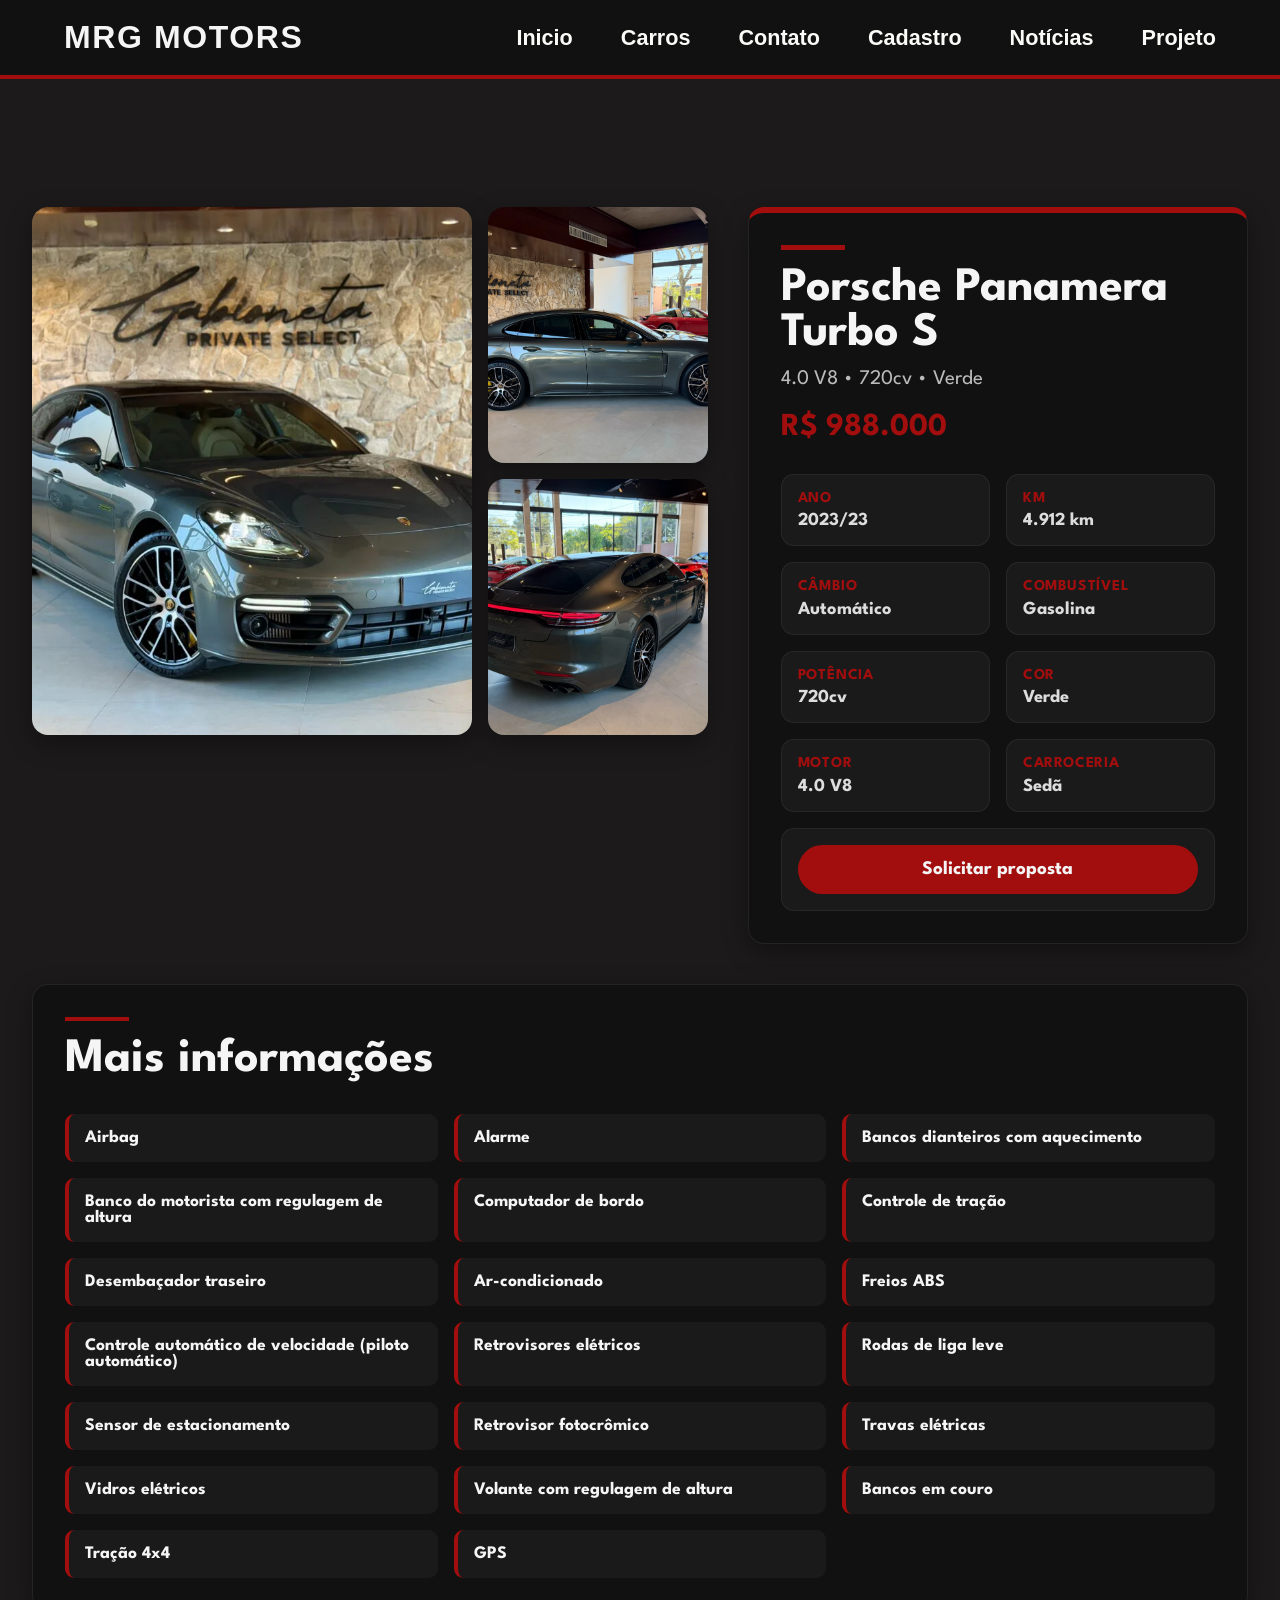
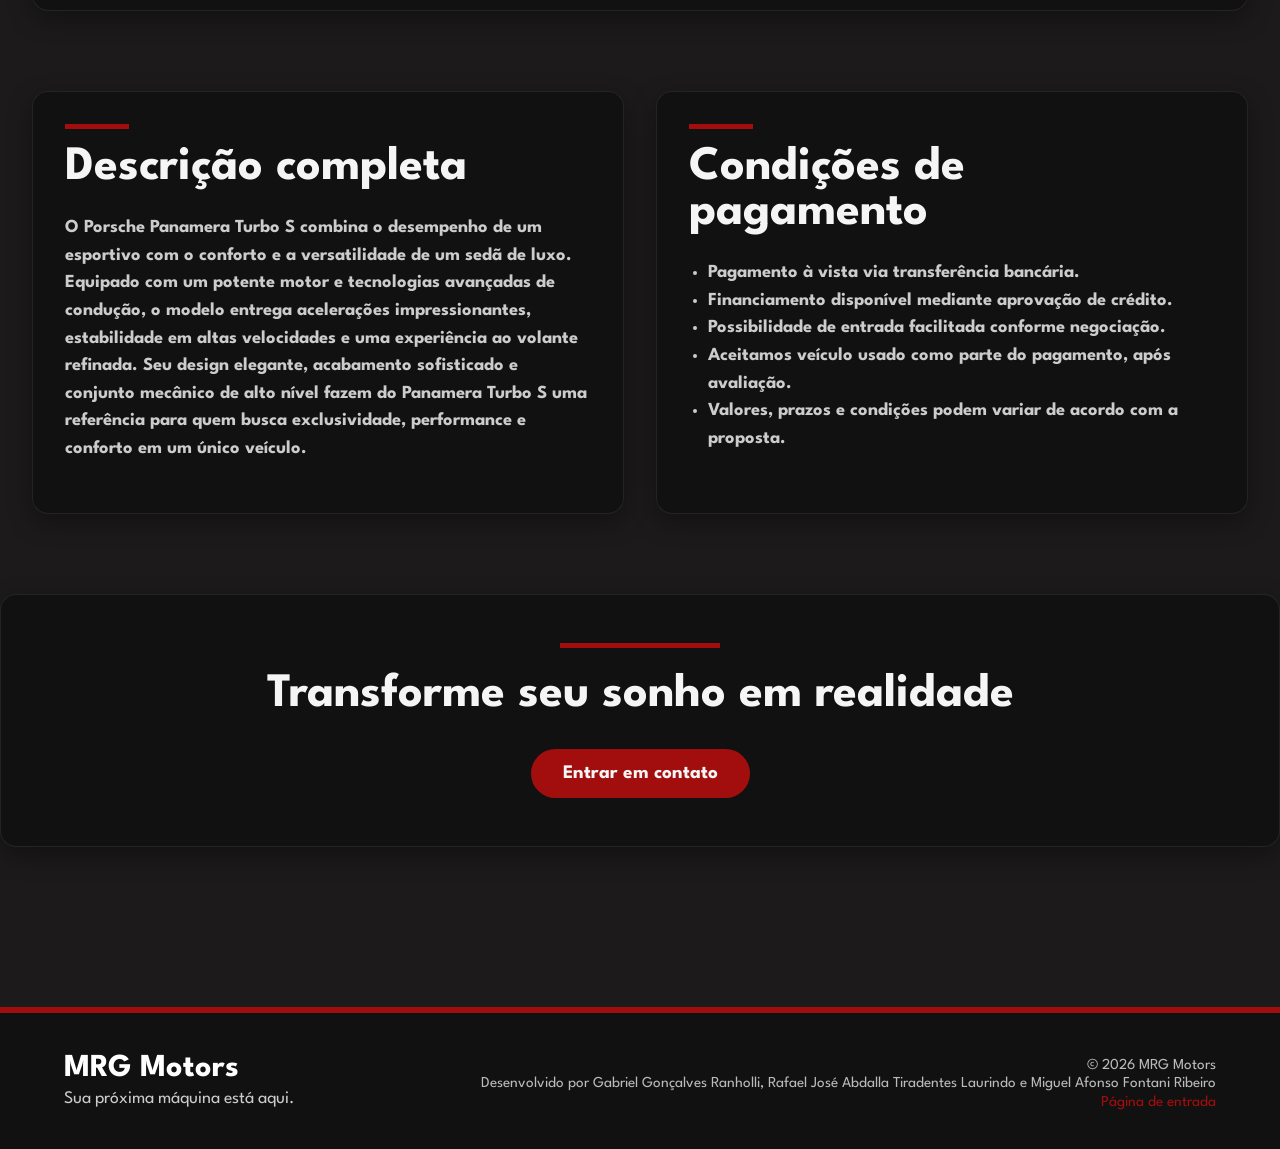
<file: html/individual/PorschePanameraTurboS.html>
<!DOCTYPE html>
<html lang="en">

<head>
    <meta charset="UTF-8">
    <meta name="viewport" content="width=device-width, initial-scale=1.0">
    <title>MRG Motors | Porsche Panamera Turbo S </title>
    <link rel="stylesheet" href="../../css/individual/modelo.css">
    <link rel="preconnect" href="https://fonts.googleapis.com">
    <link rel="preconnect" href="https://fonts.gstatic.com" crossorigin>
    <link
        href="https://fonts.googleapis.com/css2?family=Chakra+Petch:ital,wght@0,300;0,400;0,500;0,600;0,700;1,300;1,400;1,500;1,600;1,700&family=League+Spartan:wght@100..900&family=PT+Sans+Narrow:wght@400;700&display=swap"
        rel="stylesheet">
</head>

<body>
    <main>
        <header id="cabecalho">
            <div id="topo">
                <a class="logo" href="../../index.html">MRG MOTORS</a> 
                <nav>
                    <ul>
                        <li><a href="../homepage.html">Inicio</a></li>
                        <li><a href="../carros.html">Carros</a></li>
                        <li><a href="../contato.html">Contato</a></li>
                        <li><a href="../cadastro.html">Cadastro</a></li>
                        <li><a href="../noticias.html">Notícias</a></li>
                        <li><a href="../projeto.html">Projeto</a></li>
                    </ul>
                </nav>
            </div>
        </header>
        <section id="conteudo-carro">
            <div id="showcase">
                <img src="../../imagens/Individual/porsche/porsche1.webp" alt="Porsche">
                <img src="../../imagens/Individual/porsche/porsche2.webp" alt="Porsche">
                <img src="../../imagens/Individual/porsche/porsche3.webp" alt="Porsche">
            </div>

            <div id="card-info">
                <h1>Porsche Panamera Turbo S</h1>
                <p class="subtitulo-carro">4.0 V8 • 720cv • Verde</p>
                <p class="preco-detalhe">R$ 988.000</p>
                <ul>
                    <li><span>Ano</span>
                        <p>2023/23</p>
                    </li>
                    <li><span>KM</span>
                        <p>4.912 km</p>
                    </li>
                    <li><span>Câmbio</span>
                        <p>Automático</p>
                    </li>
                    <li><span>Combustível</span>
                        <p>Gasolina</p>
                    </li>
                    <li><span>Potência</span>
                        <p>720cv</p>
                    </li>
                    <li><span>Cor</span>
                        <p>Verde</p>
                    </li>
                    <li><span>Motor</span>
                        <p>4.0 V8</p>
                    </li>
                    <li><span>Carroceria</span>
                        <p>Sedã</p>
                    </li>
                    <li class="botao-contato"><a href="../contato.html">Solicitar proposta</a></li>
                </ul>
            </div>

            <div id="card-mais-info">
                <h1>Mais informações</h1>
                <ul>
                    <li>Airbag</li>
                    <li>Alarme</li>
                    <li>Bancos dianteiros com aquecimento</li>
                    <li>Banco do motorista com regulagem de altura</li>
                    <li>Computador de bordo</li>
                    <li>Controle de tração</li>
                    <li>Desembaçador traseiro</li>
                    <li>Ar-condicionado</li>
                    <li>Freios ABS</li>
                    <li>Controle automático de velocidade (piloto automático)</li>
                    <li>Retrovisores elétricos</li>
                    <li>Rodas de liga leve</li>
                    <li>Sensor de estacionamento</li>
                    <li>Retrovisor fotocrômico</li>
                    <li>Travas elétricas</li>
                    <li>Vidros elétricos</li>
                    <li>Volante com regulagem de altura</li>
                    <li>Bancos em couro</li>
                    <li>Tração 4x4</li>
                    <li>GPS</li>
                </ul>
            </div>
        </section>

        <section id="descricao-pagamento">
            <div class="bloco-detalhe">
                <h1>Descrição completa</h1>
                <p>
                    O Porsche Panamera Turbo S combina o desempenho de um esportivo com o conforto e a versatilidade de um sedã de luxo. Equipado com um potente motor e tecnologias avançadas de condução, o modelo entrega acelerações impressionantes, estabilidade em altas velocidades e uma experiência ao volante refinada. Seu design elegante, acabamento sofisticado e conjunto mecânico de alto nível fazem do Panamera Turbo S uma referência para quem busca exclusividade, performance e conforto em um único veículo.
                </p>
            </div>

            <div class="bloco-detalhe">
                <h1>Condições de pagamento</h1>
                <ul>
                    <li>Pagamento à vista via transferência bancária.</li>
                    <li>Financiamento disponível mediante aprovação de crédito.</li>
                    <li>Possibilidade de entrada facilitada conforme negociação.</li>
                    <li>Aceitamos veículo usado como parte do pagamento, após avaliação.</li>
                    <li>Valores, prazos e condições podem variar de acordo com a proposta.</li>
                </ul>
            </div>
        </section>

        <section id="sonho">
            <hr>
            <h1>Transforme seu sonho em realidade</h1>
            <a href="../contato.html">Entrar em contato</a>
        </section>
    </main>

    <footer>
        <div class="footer-conteudo">
            <div class="footer-marca">
                <p class="footer-logo">MRG Motors</p>
                <p class="footer-frase">Sua próxima máquina está aqui.</p>
            </div>

            <div class="footer-creditos">
                <p>© 2026 MRG Motors</p>
                <p>Desenvolvido por Gabriel Gonçalves Ranholli, Rafael José Abdalla Tiradentes Laurindo e Miguel Afonso Fontani Ribeiro</p>
                <a href="../../index.html">Página de entrada</a>
            </div>
        </div>
    </footer>
</body>

</html>
</file>
<file: css/indexstyle.css>
body{
    margin: 0;
    min-height: 100vh;
    background: #1c1a1a;
    font-family: 'League Spartan', Arial, Helvetica, sans-serif;
    color: whitesmoke;
}

main{
    min-height: 100vh;
    display: flex;
    justify-content: center;
    align-items: center;
    padding: 2rem;
    background:linear-gradient(
            rgba(0, 0, 0, 0.75),
            rgba(0, 0, 0, 0.85)
        ),#1c1a1a;
}

#card-entrada{
    width: 100%;
    max-width: 60rem;
    background: #111;
    border: 1px solid rgba(255,255,255,0.08);
    border-top: 0.4rem solid #a20e0e;
    border-radius: 1rem;
    box-shadow: 0 1rem 2rem rgba(0,0,0,.45);
    padding: 3rem;
    text-align: center;
}

#logo-link{
    display: inline-block;
    transition: 0.3s ease;
}

#logo-link:hover{
    transform: translateY(-0.4rem);
}

#logo-link img{
    width: 100%;
    max-width: 34rem;
    display: block;
    margin: 0 auto;
    border-radius: 0.5rem;
}

#texto-entrada h1{
    font-size: 4rem;
    margin: 2rem 0 1rem 0;
    font-weight: bolder;
    letter-spacing: 0.1rem;
    text-transform: uppercase;
}

#texto-entrada h1::before{
    content: "";
    display: block;
    width: 4rem;
    height: 0.3rem;
    background: #a20e0e;
    margin: 0 auto 1rem auto;
}

#texto-entrada span{
    color: #a20e0e;
}

#texto-entrada p{
    max-width: 45rem;
    margin: 0 auto;
    color: #ccc;
    font-size: 1.25rem;
    line-height: 1.5;
    font-weight: bold;
}

.instrucao{
    margin-top: 1.5rem;
    color: #bbb;
    font-size: 1.1rem;
}

#autores{
    margin-top: 2.5rem;
    padding: 1.5rem;
    background: rgba(255,255,255,0.04);
    border-left: 0.25rem solid #a20e0e;
    border-radius: 0.8rem;
}

#autores h2{
    margin: 0 0 1rem 0;
    color: whitesmoke;
    font-size: 1.8rem;
}

#autores p{
    margin: 0.3rem 0;
    color: #ccc;
    font-size: 1.15rem;
    font-weight: bold;
}

.botao-entrar{
    display: inline-block;
    margin-top: 2.5rem;
    color: whitesmoke;
    background: #a20e0e;
    text-decoration: none;
    padding: 1rem 2rem;
    border-radius: 2rem;
    font-size: 1.2rem;
    font-weight: bolder;
    transition: 0.3s ease;
}

.botao-entrar:hover{
    background: #7d0b0b;
    transform: translateY(-0.2rem);
}
</file>
<file: css/individual/modelo.css>
body{
    margin: 0;
    background: #1c1a1a;
    font-family: 'League Spartan', sans-serif;
}

/* HEADER */
#cabecalho{
    width: 100%;
    font-family: Arial, Helvetica, sans-serif;
    background: #111;
}

#topo{
    display: flex;
    justify-content: space-between;
    align-items: center;
    background: #111;
    padding: 1.2rem 4rem;
    border-bottom: 0.25rem solid #a20e0e;
    box-sizing: border-box;  
}

.logo{
    margin: 0;
    color: whitesmoke;
    font-size: clamp(1.6rem, 3vw, 2rem);
    font-weight: bolder;
    letter-spacing: 0.1rem;
    text-transform: uppercase;
    text-decoration: none;
    transition: 0.3s;
}

.logo:hover{
    transform: translateY(-0.2rem);
}

#cabecalho ul{
    display: flex;
    list-style: none;
    gap: 3rem;
    padding: 0;
    margin: 0;
}

#cabecalho li{
    transition: 0.3s ease;
}

#cabecalho nav a{
    text-decoration: none;
    color: #FBFCF8;
    font-size: clamp(1rem, 2vw, 1.35rem);
    font-weight: bold;
    padding: 0.5rem 0;
    position: relative;
    transition: 0.3s ease;
}

#cabecalho nav a::after{
    content: "";
    position: absolute;
    left: 0;
    bottom: -0.35rem;
    width: 0;
    height: 0.15rem;
    background: #a20e0e;
    transition: 0.3s ease;
}


#cabecalho nav a:hover::after{
    width: 100%;
}

#cabecalho li:hover{
    transform: translateY(-0.25rem);
}

/* HEADER */

/* #conteudo-carro{
    max-width: 1600px;
    margin: 8rem auto 0 auto;
    padding: 0 2rem;
    display: grid;
    grid-template-columns: 1.4fr 0.9fr;
    gap: 2.5rem;
    align-items: start;
    box-sizing: border-box;
} */

#conteudo-carro{
    max-width: 1600px;
    margin: 8rem auto 0 auto;
    padding: 0 2rem;
    display: flex;
    flex-wrap: wrap;
    gap: 2.5rem;
    align-items: flex-start;
    box-sizing: border-box;
}

#showcase{
    display: grid;
    grid-template-columns: 2fr 1fr;
    grid-template-rows: repeat(2, 16rem);
    gap: 1rem;
    flex: 1.4;
    min-width: 0;
}

#showcase img{
    width: 100%;
    height: 100%;
    object-fit: cover;
    display: block;
    border-radius: 1rem;
    box-shadow: 0 0.5rem 1.5rem rgba(0,0,0,.35);
    transition: 0.3s ease;
}

#showcase img:first-child{
    grid-row: span 2;
}

#showcase img:hover{
    transform: scale(1.02);
}

#card-info{
    background: #111;
    color: whitesmoke;
    border-radius: 1rem;
    border: 1px solid rgba(255,255,255,0.08);
    border-top: 0.4rem solid #a20e0e;
    padding: 2rem;
    box-shadow: 0 0.5rem 1.5rem rgba(0,0,0,.35);
    box-sizing: border-box;
    flex: 0.9;
}

#card-info h1{
    font-size: clamp(2.2rem, 5vw, 3rem);
    margin: 0;
    font-weight: bolder;
}

#card-info h1::before{
    content: "";
    display: block;
    width: 4rem;
    height: 0.3rem;
    background: #a20e0e;
    margin-bottom: 1rem;
}

.subtitulo-carro{
    color: #bbb;
    font-size: clamp(1rem, 2vw, 1.3rem);
    margin: 0.8rem 0 0 0;
}

.preco-detalhe{
    color: #a20e0e;
    font-size: clamp(1.5rem, 3vw, 2rem);
    font-weight: bolder;
    margin: 1.5rem 0;
}

#card-info ul{
    list-style: none;
    padding: 0;
    margin: 2rem 0 0 0;
    display: grid;
    grid-template-columns: 1fr 1fr;
    gap: 1rem;
}

#card-info li{
    background: rgba(255,255,255,0.04);
    border: 1px solid rgba(255,255,255,0.06);
    border-radius: 0.8rem;
    padding: 1rem;
}

#card-info li span{
    color: #a20e0e;
    font-size: clamp(0.85rem, 1.4vw, 0.95rem);
    font-weight: bolder;
    text-transform: uppercase;
    letter-spacing: 0.05rem;
}

#card-info li p{
    margin: 0.4rem 0 0 0;
    color: #ddd;
    font-size: clamp(1rem, 1.8vw, 1.15rem);
    font-weight: bold;
}

.botao-contato{
    grid-column: 1 / 3;
}

.botao-contato a{
    color: whitesmoke;
    display: block;
    text-decoration: none;
    text-align: center;
    background: #a20e0e;
    border-radius: 2rem;
    font-weight: bolder;
    padding: 1rem;
    font-size: clamp(1rem, 1.8vw, 1.2rem);
    transition: 0.3s ease;
}

.botao-contato a:hover{
    background: #7d0b0b;
    transform: translateY(-0.2rem);
}

#card-mais-info{
    background: #111;
    color: whitesmoke;
    border-radius: 1rem;
    border: 1px solid rgba(255,255,255,0.08);
    padding: 2rem;
    box-shadow: 0 0.5rem 1.5rem rgba(0,0,0,.35);
    box-sizing: border-box;
    flex-basis: 100%;
}

#card-mais-info h1{
    font-size: clamp(2.2rem, 5vw, 3rem);
    margin: 0 0 2rem 0;
    font-weight: bolder;
}

#card-mais-info h1::before{
    content: "";
    display: block;
    width: 4rem;
    height: 0.3rem;
    background: #a20e0e;
    margin-bottom: 1rem;
}

#card-mais-info ul{
    list-style: none;
    padding: 0;
    margin: 0;
    display: grid;
    grid-template-columns: 1fr 1fr 1fr;
    /* display: flex;
    flex-wrap: wrap; */
    gap: 1rem;
}

#card-mais-info li{
    /* color: #ccc; */
    color: whitesmoke;
    font-size: clamp(1rem, 1.8vw, 1.1rem);
    font-weight: bold;
    background: rgba(255,255,255,0.04);
    border-left: 0.25rem solid #a20e0e;
    border-radius: 0.6rem;
    padding: 1rem;
}

#descricao-pagamento{
    max-width: 100rem;
    margin: 5rem auto 0 auto;
    padding: 0 2rem;
    display: grid;
    grid-template-columns: 1fr 1fr;
    gap: 2rem;
    box-sizing: border-box;
}

.bloco-detalhe{
    background: #111;
    color: whitesmoke;
    border-radius: 1rem;
    border: 1px solid rgba(255,255,255,0.08);
    padding: 2rem;
    box-shadow: 0 0.5rem 1.5rem rgba(0,0,0,.35);
}

.bloco-detalhe h1{
    font-size: clamp(2rem, 5vw, 3rem);
    margin: 0 0 1.5rem 0;
    font-weight: bolder;
}

.bloco-detalhe h1::before{
    content: "";
    display: block;
    width: 4rem;
    height: 0.3rem;
    background: #a20e0e;
    margin-bottom: 1rem;
}

.bloco-detalhe p,
.bloco-detalhe li{
    color: #ccc;
    font-size: clamp(1rem, 1.8vw, 1.15rem);
    line-height: 1.5;
    font-weight: bold;
}

.bloco-detalhe ul{
    margin: 0;
    padding-left: 1.2rem;
}

#sonho{
    max-width: 100rem;
    margin: 5rem auto 0 auto;
    padding: 3rem 2rem;
    background: #111;
    color: whitesmoke;
    border-radius: 1rem;
    border: 1px solid rgba(255,255,255,0.08);
    text-align: center;
    box-shadow: 0 0.5rem 1.5rem rgba(0,0,0,.35);
    box-sizing: border-box;
}

#sonho hr{
    width: 10rem;
    height: 0.3rem;
    background: #a20e0e;
    border: none;
    margin: 0 auto 1.5rem auto;
}

#sonho h1{
    font-size: clamp(2rem, 5vw, 3rem);
    margin: 0 0 2rem 0;
    font-weight: bolder;
}

#sonho a{
    display: inline-block;
    color: whitesmoke;
    text-decoration: none;
    background: #a20e0e;
    padding: 1rem 2rem;
    border-radius: 2rem;
    font-size: clamp(1rem, 1.8vw, 1.2rem);
    font-weight: bolder;
    transition: 0.3s ease;
}

#sonho a:hover{
    background: #7d0b0b;
    transform: translateY(-0.2rem);
}






/* FOOTER */
footer{
    width: 100%;
    background: #111;
    color: whitesmoke;
    margin-top: 10rem;
    padding: 2.5rem 4rem;
    border-top: 0.4rem solid #a20e0e;
    box-sizing: border-box;
}

.footer-conteudo{
    display: flex;
    justify-content: space-between;
    align-items: center;
    gap: 2rem;
}

.footer-logo{
    font-size: clamp(1.6rem, 3vw, 2rem);
    font-weight: bolder;
    margin: 0;
    color: #fff;
}

.footer-frase{
    font-size: clamp(1rem, 1.8vw, 1.1rem);
    margin: 0.5rem 0 0 0;
    color: #ccc;
}

.footer-creditos{
    text-align: right;
    font-size: clamp(0.85rem, 1.5vw, 0.95rem);
    color: #bbb;
}

.footer-creditos p{
    margin: 0.3rem 0;
}

footer a{
    text-decoration: none;
    color: #a20e0e;
}
/* FOOTER */

/* Responsividade */
@media screen and (max-width: 1200px) {
    #conteudo-carro{
        margin-top: 5rem;
    }

    #showcase{
        flex-basis: 100%;
    }

    #card-info{
        flex-basis: 100%;
        width: 100%;
        min-width: 0;
    }

    #card-mais-info{
        width: 100%;
    }
}

@media screen and (max-width: 900px) {
    #topo{
        flex-direction: column;
        gap: 1.5rem;
        padding: 1.5rem 2rem;
    }

    #cabecalho ul{
        flex-wrap: wrap;
        justify-content: center;
        gap: 1.5rem;
    }

    #card-mais-info ul{
        grid-template-columns: 1fr 1fr;
    }
}

@media screen and (max-width: 780px) {
    #topo{
        flex-direction: column;
        padding: 1.5rem;
    }

    #conteudo-carro{
        margin-top: 3rem;
        padding: 0 1.5rem;
        gap: 2rem;
    }

    #showcase{
        grid-template-columns: 1fr;
        grid-template-rows: repeat(3, 14rem);
    }

    #showcase img:first-child{
        grid-row: auto;
    }

    #card-info{
        padding: 1.5rem;
    }

    #card-info ul{
        grid-template-columns: 1fr;
    }

    .botao-contato{
        grid-column: auto;
    }

    #card-mais-info{
        padding: 1.5rem;
    }

    #card-mais-info ul{
        grid-template-columns: 1fr;
    }

    #sonho{
        margin: 3rem 1.5rem 0 1.5rem;
        padding: 2rem 1.5rem;
    }

    footer{
        padding: 2rem 1.5rem;
        margin-top: 6rem;
    }

    .footer-conteudo{
        flex-direction: column;
        text-align: center;
    }

    .footer-creditos{
        text-align: center;
    }

     #descricao-pagamento{
        grid-template-columns: 1fr;
        padding: 0 1.5rem;
        margin-top: 3rem;
    }

    .bloco-detalhe{
        padding: 1.5rem;
    }
}
</file>
<file: css/cadastro.css>
*{
    margin: 0;
    padding: 0;
    box-sizing: border-box;
}

body{
    margin: 0;
    background: #1c1a1a;
    font-family: 'League Spartan', sans-serif;
    overflow-x: hidden;
}

#principal{
    padding: 0;
}

/* HEADER */
#cabecalho{
    width: 100%;
    font-family: Arial, Helvetica, sans-serif;
    background: #111;
}

#topo{
    display: flex;
    justify-content: space-between;
    align-items: center;
    background: #111;
    padding: 1.2rem 4rem;
    border-bottom: 0.25rem solid #a20e0e;
    box-sizing: border-box;  
}

.logo{
    display: inline-block;
    margin: 0;
    color: whitesmoke;
    font-size: clamp(1.6rem, 3vw, 2rem);
    font-weight: bolder;
    letter-spacing: 0.1rem;
    text-transform: uppercase;
    text-decoration: none;
    transition: 0.3s ease;
}

.logo:hover{
    transform: translateY(-0.2rem);
}

#cabecalho ul{
    display: flex;
    list-style: none;
    gap: 3rem;
    padding: 0;
    margin: 0;
}

#cabecalho li{
    transition: 0.3s ease;
}

#cabecalho nav a{
    text-decoration: none;
    color: #FBFCF8;
    font-size: clamp(1rem, 2vw, 1.35rem);
    font-weight: bold;
    padding: 0.5rem 0;
    position: relative;
    transition: 0.3s ease;
}

#cabecalho nav a::after{
    content: "";
    position: absolute;
    left: 0;
    bottom: -0.35rem;
    width: 0;
    height: 0.15rem;
    background: #a20e0e;
    transition: 0.3s ease;
}

#cabecalho nav a:hover::after{
    width: 100%;
}

#cabecalho li:hover{
    transform: translateY(-0.25rem);
}
/* HEADER */

/* CADASTRO */
#cadastro{
    max-width: 1600px;
    margin: 8rem auto;
    padding: 0 4rem;
    box-sizing: border-box;
    color: whitesmoke;
}

.cadastro-titulo{
    margin-bottom: 4rem;
}

.cadastro-titulo h1{
    font-size: clamp(2.4rem, 6vw, 4rem);
    margin: 0;
    font-weight: bolder;
}

.cadastro-titulo h1::before{
    content: "";
    display: block;
    width: 4rem;
    height: .3rem;
    background: #a20e0e;
    margin-bottom: 1rem;
}

.cadastro-titulo span{
    color: #a20e0e;
}

.cadastro-titulo p{
    margin-top: 1rem;
    color: #ccc;
    font-size: clamp(1rem, 2vw, 1.25rem);
    max-width: 45rem;
    line-height: 1.5;
}
/* CADASTRO */

/* CONTEÚDO */
#cadastro-conteudo{
    display: flex;
    justify-content: space-between;
    align-items: flex-start;
    gap: 3rem;
    width: 100%;
    min-width: 0;
}

.formulario-card{
    flex: 2 1 0;
    min-width: 0;
    background: #111;
    border-radius: 1rem;
    padding: 2.5rem;
    border: 1px solid rgba(255,255,255,.08);
    box-shadow: 0 1rem 2rem rgba(0,0,0,.4);
}

#info-cadastro{
    flex: 1 1 0;
    min-width: 0;
}

#info-cadastro h2{
    margin: 0 0 2rem;
    font-size: clamp(1.6rem, 3vw, 2rem);
}
/* CONTEÚDO */

/* FORMULÁRIO */
#form-cadastro{
    display: flex;
    flex-direction: column;
    width: 100%;
    min-width: 0;
}

#form-cadastro h2{
    margin: 0 0 2rem;
    font-size: clamp(1.6rem, 3vw, 2rem);
}

#form-cadastro label,
.grupo-radio p{
    margin-bottom: .5rem;
    font-weight: bold;
    color: whitesmoke;
}

#form-cadastro input,
#form-cadastro textarea,
#form-cadastro select{
    width: 100%;
    max-width: 100%;
    padding: .9rem 1rem;
    margin-bottom: 1.3rem;
    border-radius: .7rem;
    border: 1px solid rgba(255,255,255,.08);
    background: #1c1a1a;
    color: whitesmoke;
    font-size: 1rem;
    box-sizing: border-box;
    transition: .3s ease;
    font-family: 'League Spartan', sans-serif;
}

#form-cadastro input:focus,
#form-cadastro textarea:focus,
#form-cadastro select:focus{
    outline: none;
    border-color: #a20e0e;
    box-shadow: 0 0 .6rem rgba(162,14,14,.4);
}

#form-cadastro textarea{
    resize: vertical;
    min-height: 10rem;
}

.linha-form{
    display: flex;
    gap: 1rem;
    width: 100%;
    min-width: 0;
}

.campo-form{
    flex: 1 1 0;
    min-width: 0;
}

.grupo-radio{
    margin-bottom: 1.3rem;
}

.opcoes-radio{
    display: flex;
    flex-wrap: wrap;
    gap: 1rem;
}

.opcoes-radio label{
    display: flex;
    align-items: center;
    gap: .5rem;
    background: rgba(255,255,255,.04);
    border: 1px solid rgba(255,255,255,.08);
    border-radius: .7rem;
    padding: .9rem 1rem;
    margin: 0;
}

.opcoes-radio input{
    width: auto;
    margin: 0;
}
/* FORMULÁRIO */

/* BOTÕES */
.botoes{
    display: flex;
    gap: 1rem;
    margin-top: .5rem;
}

.botoes button{
    flex: 1;
    padding: 1rem;
    border: none;
    border-radius: 2rem;
    background: #a20e0e;
    color: whitesmoke;
    font-weight: bold;
    font-size: 1rem;
    cursor: pointer;
    transition: .3s ease;
}

.botoes button:hover{
    background: #7d0b0b;
    transform: translateY(-3px);
}
/* BOTÕES */

/* INFORMAÇÕES */
#cards-info{
    display: flex;
    flex-direction: column;
    gap: 1rem;
}

.info-item{
    background: #111;
    border-left: .3rem solid #a20e0e;
    border-radius: .9rem;
    padding: 1rem 1.2rem;
    box-shadow: 0 .8rem 1.5rem rgba(0,0,0,.35);
}

.info-item span{
    display: block;
    color: whitesmoke;
    font-weight: bold;
    margin-bottom: .5rem;
    font-size: 1.05rem;
}

.info-item p{
    margin: 0;
    color: #ccc;
    line-height: 1.4;
    overflow-wrap: anywhere;
    word-break: break-word;
}
/* INFORMAÇÕES */

/* FOOTER */
footer{
    width: 100%;
    background: #111;
    color: whitesmoke;
    margin-top: 10rem;
    padding: 2.5rem 4rem;
    border-top: 0.4rem solid #a20e0e;
    box-sizing: border-box;
}

.footer-conteudo{
    display: flex;
    justify-content: space-between;
    align-items: center;
    gap: 2rem;
}

.footer-logo{
    font-size: clamp(1.6rem, 3vw, 2rem);
    font-weight: bolder;
    margin: 0;
    color: #fff;
}

.footer-frase{
    font-size: clamp(1rem, 1.8vw, 1.1rem);
    margin: 0.5rem 0 0 0;
    color: #ccc;
}

.footer-creditos{
    text-align: right;
    font-size: clamp(0.85rem, 1.5vw, 0.95rem);
    color: #bbb;
}

.footer-creditos p{
    margin: 0.3rem 0;
}

footer a{
    text-decoration: none;
    color: #a20e0e;
}
/* FOOTER */

/* RESPONSIVIDADE */
@media screen and (max-width:1200px){
    #cadastro-conteudo{
        flex-direction: column;
        align-items: stretch;
    }

    .formulario-card,
    #info-cadastro{
        width: 100%;
        max-width: 100%;
        flex: none;
    }

    #cards-info{
        flex-direction: row;
        flex-wrap: wrap;
    }

    .info-item{
        flex: 1 1 calc(50% - 1rem);
        min-width: 18rem;
    }
}

@media screen and (max-width:900px){
    #topo{
        flex-direction: column;
        gap: 1.5rem;
        padding: 1.5rem 2rem;
    }

    #cabecalho ul{
        flex-wrap: wrap;
        justify-content: center;
        gap: 1.5rem;
    }

    #cadastro{
        margin: 5rem auto;
        padding: 0 1.5rem;
    }

    .cadastro-titulo{
        margin-bottom: 2.5rem;
    }

    .formulario-card{
        padding: 2rem;
    }

    .linha-form{
        flex-direction: column;
        gap: 0;
    }

    .botoes{
        flex-direction: column;
    }

    .botoes button{
        width: 100%;
    }
}

@media screen and (max-width: 780px){
    #topo{
        flex-direction: column;
        padding: 1.5rem;
    }

    #cadastro{
        padding: 0 1rem;
    }

    .formulario-card{
        padding: 1.5rem;
    }

    #form-cadastro input,
    #form-cadastro textarea,
    #form-cadastro select{
        padding: .8rem;
    }

    #cards-info{
        flex-direction: column;
    }

    .info-item{
        min-width: 0;
        flex: none;
        padding: 1rem;
    }

    .info-item span{
        font-size: 1rem;
    }

    footer{
        padding: 2rem 1.5rem;
        margin-top: 6rem;
    }

    .footer-conteudo{
        flex-direction: column;
        text-align: center;
    }

    .footer-creditos{
        text-align: center;
    }
}
</file>
<file: css/carros.css>
body{
    margin: 0;
    background: #1c1a1a;
    font-family: 'League Spartan', sans-serif;
}

/* Header */
#cabecalho{
    width: 100%;
    font-family: Arial, Helvetica, sans-serif;
    background: #111;
}

#topo{
    display: flex;
    justify-content: space-between;
    align-items: center;
    background: #111;
    padding: 1.2rem 4rem;
    border-bottom: 0.25rem solid #a20e0e;
    box-sizing: border-box;  
}

.logo{
    margin: 0;
    color: whitesmoke;
    /* font-size: 2rem; */
    font-size: clamp(1.6rem, 3vw, 2rem);
    font-weight: bolder;
    letter-spacing: 0.1rem;
    text-transform: uppercase;
    text-decoration: none;
    transition: 0.3s;
}

.logo:hover{
    transform: translateY(-0.2rem);
}

#cabecalho ul{
    display: flex;
    list-style: none;
    gap: 3rem;
    padding: 0;
    margin: 0;
}

#cabecalho li{
    transition: 0.3s ease;
}

#cabecalho nav a{
    text-decoration: none;
    color: #FBFCF8;
    font-size: clamp(1rem, 2vw, 1.35rem);
    font-weight: bold;
    padding: 0.5rem 0;
    position: relative;
    transition: 0.3s ease;
}

#cabecalho nav a::after{
    content: "";
    position: absolute;
    left: 0;
    bottom: -0.35rem;
    width: 0;
    height: 0.15rem;
    background: #a20e0e;
    transition: 0.3s ease;
}


#cabecalho nav a:hover::after{
    width: 100%;
}

#cabecalho li:hover{
    transform: translateY(-0.25rem);
}
/* Header */

#estoque{
    max-width: 1600px;
    margin: 6rem auto 0 auto;
    padding: 0 2rem;
    box-sizing: border-box;
    font-family: Arial, Helvetica, sans-serif;
}

.estoque-titulo{
    color: whitesmoke;
    margin-bottom: 3rem;
}

.estoque-titulo h1{
    font-size: clamp(2.4rem, 6vw, 4rem);
    margin: 0;
    font-weight: bolder;
}

.estoque-titulo h1::before{
    content: "";
    display: block;
    width: 4rem;
    height: 0.3rem;
    background: #a20e0e;
    margin-bottom: 1rem;
}

.estoque-titulo h1 span{
    color: #a20e0e;
}

.estoque-titulo p{
    font-size: clamp(1rem, 2vw, 1.3rem);
    color: #bbb;
    margin-top: 0.8rem;
}

.container{
    display: grid;
    grid-template-columns: repeat(3, 18.75rem);
    justify-content: center;
    gap: 3rem;
    margin-bottom: 10rem;
}

.cards{
    width: 100%;
    max-width: 18.75rem;
    border-radius: 1rem;
    background: #111;
    color: whitesmoke;
    overflow: hidden;
    border: 1px solid rgba(255,255,255,0.08);
    transition: 0.3s ease;
    box-shadow: 0 0.5rem 1.5rem rgba(0,0,0,.35);
}

.cards:hover{
    transform: translateY(-0.5rem);
    box-shadow: 0 1rem 2rem rgba(0,0,0,.5);
}

.cards img{
    width: 100%;
    height: 12.5rem;
    object-fit: cover;
    display: block;
}

.infos{
    padding: 1.2rem;
}

.infos p{
    margin: 0.6rem 0;
    font-size: clamp(1rem, 1.8vw, 1.2rem);
    color: #ccc;
}

.nome-carro{
    font-weight: bolder;
    font-size: clamp(1.4rem, 2.5vw, 1.7rem);
    color: whitesmoke;
    margin-top: 0 
}

.preco{
    font-weight: bolder;
    font-size: clamp(1.2rem, 2vw, 1.4rem);
    color: #a20e0e;
    margin-top: 1rem;
}

.infos a{
    color: whitesmoke;
    display: block;
    text-decoration: none;
    text-align: center;
    margin-top: clamp(1rem, 1.8vw, 1.1rem);
    background: #a20e0e;
    border-radius: 2rem;
    font-weight: bolder;
    padding: 0.9rem;
    font-size: 1.1rem;
    transition: 0.3s ease;
}

.infos a:hover{
    background: #7d0b0b;
    transform: translateY(-0.2rem);
}

/* FOOTER */
footer{
    width: 100%;
    background: #111;
    color: whitesmoke;
    margin-top: 10rem;
    padding: 2.5rem 4rem;
    border-top: 0.4rem solid #a20e0e;
    box-sizing: border-box;
}

.footer-conteudo{
    display: flex;
    justify-content: space-between;
    align-items: center;
    gap: 2rem;
}

.footer-logo{
    font-size: clamp(1.6rem, 3vw, 2rem);
    font-weight: bolder;
    margin: 0;
    color: #fff;
}

.footer-frase{
    font-size: clamp(1rem, 1.8vw, 1.1rem);
    margin: 0.5rem 0 0 0;
    color: #ccc;
}

.footer-creditos{
    text-align: right;
    font-size: clamp(0.85rem, 1.5vw, 0.95rem);
    color: #bbb;
}

.footer-creditos p{
    margin: 0.3rem 0;
}

footer a{
    text-decoration: none;
    color: #a20e0e;
}


@media screen and (max-width: 1100px) {
    .container{
        grid-template-columns: repeat(2, 18.75rem);
    }
}

@media screen and (max-width: 900px) {
    #topo{
        flex-direction: column;
        gap: 1.5rem;
        padding: 1.5rem 2rem;
    }

    #cabecalho ul{
        flex-wrap: wrap;
        justify-content: center;
        gap: 1.5rem;
    }

}



@media screen and (max-width: 780px) {
    #topo{
        flex-direction: column;
        padding: 1.5rem;
    }

    .container{
        gap: 2rem;
        grid-template-columns: 1fr;
    }

    footer{
        padding: 2rem 1.5rem;
        margin-top: 6rem;
    }

    .footer-conteudo{
        flex-direction: column;
        text-align: center;
    }

    .footer-creditos{
        text-align: center;
    }

}
</file>
<file: css/contato.css>
*{
    margin: 0;
    padding: 0;
    box-sizing: border-box;
}
body{
    margin: 0;
    background: #1c1a1a;
    font-family: 'League Spartan', sans-serif;
    overflow-x: hidden;
}

#principal{
    padding: 0;
}

/* HEADER */
#cabecalho{
    width: 100%;
    font-family: Arial, Helvetica, sans-serif;
    background: #111;
}

#topo{
    display: flex;
    justify-content: space-between;
    align-items: center;
    background: #111;
    padding: 1.2rem 4rem;
    border-bottom: 0.25rem solid #a20e0e;
    box-sizing: border-box;  
}

.logo{
    margin: 0;
    color: whitesmoke;
    /* font-size: 2rem; */
    font-size: clamp(1.6rem, 3vw, 2rem);
    font-weight: bolder;
    letter-spacing: 0.1rem;
    text-transform: uppercase;
    text-decoration: none;
    transition: 0.3s;
}

.logo:hover{
    transform: translateY(-0.2rem);
}

#cabecalho ul{
    display: flex;
    list-style: none;
    gap: 3rem;
    padding: 0;
    margin: 0;
}

#cabecalho li{
    transition: 0.3s ease;
}

#cabecalho nav a{
    text-decoration: none;
    color: #FBFCF8;
    /* font-size: 1.35rem; */
    font-size: clamp(1rem, 2vw, 1.35rem);
    font-weight: bold;
    padding: 0.5rem 0;
    position: relative;
    transition: 0.3s ease;
}

#cabecalho nav a::after{
    content: "";
    position: absolute;
    left: 0;
    bottom: -0.35rem;
    width: 0;
    height: 0.15rem;
    background: #a20e0e;
    transition: 0.3s ease;
}


#cabecalho nav a:hover::after{
    width: 100%;
}

#cabecalho li:hover{
    transform: translateY(-0.25rem);
}

/* HEADER */

/* CONTATO */

#contato{
    max-width: 1600px;
    margin: 8rem auto;
    padding: 0 4rem;
    box-sizing: border-box;
    color: whitesmoke;
}

.contato-titulo{
    margin-bottom: 4rem;
}

.contato-titulo h1{
    font-size: clamp(2.4rem, 6vw, 4rem);
    margin: 0;
    font-weight: bolder;
}

.contato-titulo h1::before{
    content: "";
    display: block;
    width: 4rem;
    height: .3rem;
    background: #a20e0e;
    margin-bottom: 1rem;
}

.contato-titulo span{
    color: #a20e0e;
}

.contato-titulo p{
    margin-top: 1rem;
    color: #ccc;
    font-size: clamp(1rem,2vw,1.25rem);
    max-width: 45rem;
    line-height: 1.5;
}

#contato-conteudo{
    display: flex;
    justify-content: space-between;
    gap: 3rem;
    align-items: flex-start;
}

/* CONTATO */

/* FORMULÁRIO */

.formulario-card{
    flex: 2;
    background: #111;
    border-radius: 1rem;
    padding: 2.5rem;
    border: 1px solid rgba(255,255,255,.08);
    box-shadow: 0 1rem 2rem rgba(0,0,0,.4);
}

#form-contato{
    display: flex;
    flex-direction: column;
}

#form-contato h2{
    margin: 0 0 2rem;
    font-size: 2rem;
}

#form-contato label{
    margin-bottom: .5rem;
    font-weight: bold;
    color: whitesmoke;
}

#form-contato input,
#form-contato textarea{
    width: 100%;
    padding: .9rem 1rem;
    margin-bottom: 1.3rem;
    border-radius: .7rem;
    border: 1px solid rgba(255,255,255,.08);
    background: #1c1a1a;
    color: whitesmoke;
    font-size: 1rem;
    box-sizing: border-box;
    transition: .3s ease;
}

#form-contato input:focus,
#form-contato textarea:focus{
    outline: none;
    border-color: #a20e0e;
    box-shadow: 0 0 .6rem rgba(162,14,14,.4);
}

#form-contato textarea{
    resize: vertical;
    min-height: 10rem;
}

/* FORMULÁRIO */

/* BOTÕES */

.botoes{
    display: flex;
    gap: 1rem;
    margin-top: .5rem;
}

.botoes button{
    flex: 1;
    padding: 1rem;
    border: none;
    border-radius: 2rem;
    background: #a20e0e;
    color: whitesmoke;
    font-weight: bold;
    font-size: 1rem;
    cursor: pointer;
    transition: .3s ease;
}

.botoes button:hover{
    background: #7d0b0b;
    transform: translateY(-3px);
}

/* BOTÕES */


/* INFORMAÇÕES */

#info-contato{
    flex: 1;
}

#info-contato h2{
    margin: 0 0 2rem;
    font-size: 2rem;
}

.info-item{
    background: #111;
    border-left: .3rem solid #a20e0e;
    border-radius: .9rem;
    padding: 1rem 1.2rem;
    margin-bottom: 1rem;
    box-shadow: 0 .8rem 1.5rem rgba(0,0,0,.35);
}

.info-item span{
    display: block;
    color: whitesmoke;
    font-weight: bold;
    margin-bottom: .5rem;
    font-size: 1.05rem;
}

.info-item p{
    margin: 0;
    color: #ccc;
    line-height: 1.4;
}

/* INFORMAÇÕES */

/* FOOTER */

footer{
    width: 100%;
    background: #111;
    color: whitesmoke;
    margin-top: 10rem;
    padding: 2.5rem 4rem;
    border-top: 0.4rem solid #a20e0e;
    box-sizing: border-box;
}

.footer-conteudo{
    display: flex;
    justify-content: space-between;
    align-items: center;
    gap: 2rem;
}

.footer-logo{
    font-size: 2rem;
    font-weight: bolder;
    margin: 0;
    color: #fff;
}

.footer-frase{
    font-size: 1.1rem;
    margin: 0.5rem 0 0 0;
    color: #ccc;
}

.footer-creditos{
    text-align: right;
    font-size: 0.95rem;
    color: #bbb;
}

.footer-creditos p{
    margin: 0.3rem 0;
}

footer a{
    text-decoration: none;
    color: #a20e0e;
}

/* FOOTER */

/* RESPONSIVIDADE */

@media screen and (max-width:1200px){

    #contato-conteudo{
        flex-direction: column;
        align-items: flex-start;
    }

    .formulario-card,
    #info-contato{
        width: 100%;
    }

    #info-contato{
        display: grid;
        grid-template-columns: repeat(2, 1fr);
        gap: 1rem;
    }

    #info-contato h2{
    grid-column: 1 / -1;
    }

    .info-item{
        margin-bottom: 0;
    }

}

@media screen and (max-width:900px){

    #topo{
        flex-direction: column;
        gap: 1.5rem;
        padding: 1.5rem 2rem;
    }

    #cabecalho ul{
        flex-wrap: wrap;
        justify-content: center;
        gap: 1.5rem;
    }

     #contato{
        margin: 5rem auto;
        padding: 0 1.5rem;
    }

    .contato-titulo{
        margin-bottom: 2.5rem;
    }

    .contato-titulo p{
        max-width: 100%;
    }

    .formulario-card{
        padding: 2rem;
    }

    .botoes{
        flex-direction: column;
    }

    .botoes button{
        width: 100%;
    }

}

@media screen and (max-width: 780px){

    #topo{
        flex-direction: column;
        padding: 1.5rem;
    }

    #contato{
        padding: 0 1rem;
    }

    .formulario-card{
        width: 100%;
        max-width: 100%;
        padding: 1.5rem;
    }

    #form-contato{
    width: 100%;
    }

    #form-contato h2,
    #info-contato h2{
        font-size: 1.6rem;
        text-align: center;
    }

    #form-contato input,
    #form-contato textarea{
        padding: .8rem;
        max-width: 100%;
    }

    #info-contato{
        display: flex;
        flex-direction: column;
    }

    .info-item{
        padding: 1rem;
    }

    .info-item span{
        font-size: 1rem;
    }

        footer{
        padding: 2rem 1.5rem;
        margin-top: 6rem;
    }

    .footer-conteudo{
        flex-direction: column;
        text-align: center;
    }

    .footer-creditos{
        text-align: center;
    }
}
</file>
<file: css/homepagestyle.css>
body{
    margin: 0;
    background: #1c1a1a;
    font-family: 'League Spartan', sans-serif;
}

#principal{
    padding: 0;
}

/* HEADER */
#cabecalho{
    width: 100%;
    font-family: Arial, Helvetica, sans-serif;
    background: #111;
}

#topo{
    display: flex;
    justify-content: space-between;
    align-items: center;
    background: #111;
    padding: 1.2rem 4rem;
    border-bottom: 0.25rem solid #a20e0e;
    box-sizing: border-box;  
}

.logo{
    margin: 0;
    color: whitesmoke;
    /* font-size: 2rem; */
    font-size: clamp(1.6rem, 3vw, 2rem);
    font-weight: bolder;
    letter-spacing: 0.1rem;
    text-transform: uppercase;
    text-decoration: none;
    transition: 0.3s;
}

.logo:hover{
    transform: translateY(-0.2rem);
}

#cabecalho ul{
    display: flex;
    list-style: none;
    gap: 3rem;
    padding: 0;
    margin: 0;
}

#cabecalho li{
    transition: 0.3s ease;
}

#cabecalho nav a{
    text-decoration: none;
    color: #FBFCF8;
    /* font-size: 1.35rem; */
    font-size: clamp(1rem, 2vw, 1.35rem);
    font-weight: bold;
    padding: 0.5rem 0;
    position: relative;
    transition: 0.3s ease;
}

#cabecalho nav a::after{
    content: "";
    position: absolute;
    left: 0;
    bottom: -0.35rem;
    width: 0;
    height: 0.15rem;
    background: #a20e0e;
    transition: 0.3s ease;
}


#cabecalho nav a:hover::after{
    width: 100%;
}

#cabecalho li:hover{
    transform: translateY(-0.25rem);
}

#carroheader{
    background-image: url(../imagens/Header/Ferrari250.jpg);
    background-size: cover;
    background-repeat: no-repeat;
    background-position: center 60%;
    height: 37.5rem;
    position: relative;
}

#carroheader::before{
    content: "";
    position: absolute;
    inset: 0;
    background: linear-gradient(
        to right,
        rgba(0, 0, 0, 0.75),
        rgba(0, 0, 0, 0.25),
        rgba(0, 0, 0, 0.05)
    );
}

#carroheader p{
    position: absolute;
    left: 2rem;
    bottom: 3rem;
    margin: 0;
    color: #FBFCF8;
    font-size: clamp(2rem, 5vw, 3rem);
    font-weight: bolder;
    max-width: 40rem;
    text-shadow: 0 0.25rem 0.8rem rgba(0, 0, 0, 0.8);
}
/* HEADER */

/* SUPERCARROS NO ESTOQUE */
#destaque{
    max-width: 1600px;
    margin: 8rem auto 3rem auto;
    padding: 0 2rem;
    display: flex;
    justify-content: space-between;
    align-items: center;
    color: whitesmoke;
    font-family: Arial, Helvetica, sans-serif;
    box-sizing: border-box;
}

#destaque h1{
    font-size: clamp(2.4rem, 6vw, 4rem);
    margin: 0;
    font-weight: bolder;
}

#destaque h1::before{
    content: "";
    display: block;
    width: 4rem;
    height: 0.3rem;
    background: #a20e0e;
    margin-bottom: 1rem;
}

#destaque span{
    color: #a20e0e;
}

#destaque a{
    text-decoration: none;
    color: whitesmoke;
    font-size: clamp(1rem, 2vw, 1.3rem);
    font-weight: bold;
    border: 0.15rem solid #a20e0e;
    padding: 0.9rem 1.4rem;
    border-radius: 2rem;
    transition: 0.3s ease;
    /* white-space: nowrap; */
}

#destaque a:hover{
    background: #a20e0e;
    transform: translateY(-0.2rem);
}

#destaque p{
    font-size: clamp(1rem, 2vw, 1.3rem);    
}

#container{
    max-width: 1200px;
    margin: 0 auto;
    padding: 0 2rem;
    display: flex;
    justify-content: center;
    flex-wrap: wrap;
    gap: 2rem;
    box-sizing: border-box;
}

.cards{
    width: 300px;
    border-radius: 1rem;
    background: #111;
    color: whitesmoke;
    overflow: hidden;
    border: 1px solid rgba(255,255,255,0.08);
    transition: 0.3s ease;
    box-shadow: 0 0.5rem 1.5rem rgba(0,0,0,.35);
}

.cards:hover{
    transform: translateY(-0.5rem);
    box-shadow: 0 1rem 2rem rgba(0,0,0,.5);
}

.cards img{
    width: 100%;
    height: 200px;
    object-fit: cover;
    display: block;
}

.infos{
    padding: 1.2rem;
}

.infos p{
    margin: 0.6rem 0;
    font-size: clamp(1rem, 1.8vw, 1.2rem);
    color: #ccc;
}

.nome-carro{
    font-weight: bolder;
    font-size: clamp(1.4rem, 2.5vw, 1.7rem);
    color: whitesmoke ;
    margin-top: 0 ;
}

.preco{
    font-weight: bolder;
    font-size: clamp(1.2rem, 2vw, 1.4rem);
    color: #a20e0e ;
    margin-top: 1rem ;
}

.infos a{
    color: whitesmoke;
    display: block;
    text-decoration: none;
    text-align: center;
    margin-top: 1.2rem;
    background: #a20e0e;
    border-radius: 2rem;
    font-weight: bolder;
    padding: 0.9rem;
    font-size: clamp(1rem, 1.8vw, 1.1rem);
    transition: 0.3s ease;
}

.infos a:hover{
    background: #7d0b0b;
    transform: translateY(-0.2rem);
}
/* SUPERCARROS NO ESTOQUE */

/* SOBRE NÓS */
#about{
    max-width: 1600px;
    margin: 10rem auto 0 auto;
    padding: 0 4rem;
    color: whitesmoke;
    box-sizing: border-box;
    font-family: Arial, Helvetica, sans-serif;
}

#about h1{
    font-size: clamp(2.4rem, 6vw, 4rem);
    margin: 0 0 4rem 0;
    font-weight: bolder;
}

#about h1::before{
    content: "";
    display: block;
    width: 4rem;
    height: 0.3rem;
    background: #a20e0e;
    margin-bottom: 1rem;
}

#about h1 span{
    color: #a20e0e;
}

#sobre{
    position: relative;
    display: flex;
    background: #111;
    color: whitesmoke;
    width: 100%;
    min-height: 34rem;
    border-radius: 1rem;
    border: 1px solid rgba(255,255,255,0.08);
    box-shadow: 0 1rem 2rem rgba(0,0,0,.45);
    overflow: visible;
}

#barra-vermelha{
    position: absolute;
    left: 0;
    top: 0;
    bottom: 0;
    width: 4rem;
    background: #a20e0e;
    border-radius: 1rem 0 0 1rem;
}

#conteudo{
    display: flex;
    justify-content: space-between;
    align-items: center;
    gap: 4rem;
    width: 100%;
    padding: 3rem 4rem 3rem 7rem;
    box-sizing: border-box;
}

#texto{
    flex: 1;
    max-width: 42rem;
    font-size: clamp(1.1rem, 2vw, 1.55rem);
    line-height: 1.5;
    font-weight: bold;
}

#texto p{
    margin: 0;
    color: #ddd;
}

.intro-sobre{
    font-size: 1.45rem;
    line-height: 1.5;
}

#diferenciais{
    display: flex;
    flex-direction: column;
    gap: 1rem;
    margin-top: 2rem;
}

.diferencial{
    background: #1c1a1a;
    border-left: 0.25rem solid #a20e0e;
    border-radius: 0.7rem;
    padding: 1rem;
}

    .diferencial h2{
        margin: 0 0 0.5rem 0;
    color: whitesmoke;
    font-size: 1.3rem;
}

.diferencial p{
    margin: 0;
    color: #ccc;
    font-size: 1.05rem;
    line-height: 1.4;
}

#contato-resumo{
    display: flex;
    flex-direction: column;
    gap: 0.8rem;
    overflow-wrap: anywhere;
}

#contato-resumo p{
    background: rgba(255,255,255,0.04);
    border-left: 0.25rem solid #a20e0e;
    border-radius: 0.7rem;
    padding: 0.9rem;
}

#texto p span{
    color: #a20e0e;
}

#aside-right{
    flex: 1;
    display: flex;
    flex-direction: column;
    gap: 1rem;
}

#mapa{
    /* max-width: 38rem; */
    width: 100%;
    height: 21rem;
    border-radius: 1rem;
    box-shadow: 0 0.8rem 1.5rem rgba(0,0,0,.45);
}

#aside-right p{
    font-size: clamp(1rem, 1.8vw, 1.2rem);
    font-weight: bold;
    margin: 0;
    color: #ccc;
}

#aside-right p:hover{
    color: whitesmoke;
}
/* SOBRE NÓS */


/* FOOTER */
footer{
    width: 100%;
    background: #111;
    color: whitesmoke;
    margin-top: 10rem;
    padding: 2.5rem 4rem;
    border-top: 0.4rem solid #a20e0e;
    box-sizing: border-box;
}

.footer-conteudo{
    display: flex;
    justify-content: space-between;
    align-items: center;
    gap: 2rem;
}

.footer-logo{
    font-size: clamp(1.6rem, 3vw, 2rem);
    font-weight: bolder;
    margin: 0;
    color: #fff;
}

.footer-frase{
    font-size: clamp(1rem, 1.8vw, 1.1rem);
    margin: 0.5rem 0 0 0;
    color: #ccc;
}

.footer-creditos{
    text-align: right;
    font-size: clamp(0.85rem, 1.5vw, 0.95rem);
    color: #bbb;
}

.footer-creditos p{
    margin: 0.3rem 0;
}

footer a{
    text-decoration: none;
    color: #a20e0e;
}
/* FOOTER */

@media screen and (max-width: 1200px) {
    #conteudo{
        flex-direction: column;
        align-items: flex-start;
    }

    #mapa{
        width: 100%;
        margin: 0;
    }

    #aside-right{
        width: 100%;
    }
}

@media screen and (max-width: 900px) {
    #topo{
        flex-direction: column;
        gap: 1.5rem;
        padding: 1.5rem 2rem;
    }

    #cabecalho ul{
        flex-wrap: wrap;
        justify-content: center;
        gap: 1.5rem;
    }

}



@media screen and (max-width: 780px) {
    #topo{
        flex-direction: column;
        padding: 1.5rem;
    }

    #destaque{
       flex-direction: column; 
       align-items: flex-start;
       margin-top: 2rem;
       gap: 1.5rem;
    }

    #carroheader{
        height: 26rem;
        background-position: center;
    }

    #about{
        padding: 0 1.5rem;
        margin-top: 2rem;
    }

    #about h1{
        margin-bottom: 2.5rem;
    }

    #conteudo{
        padding: 2rem 2rem 2rem 3.5rem;
        gap: 2rem;
    }

    #barra-vermelha{
        width: 1rem;
    }

    #mapa{
        height: 14rem;
    }

    footer{
        padding: 2rem 1.5rem;
        margin-top: 6rem;
    }

    .footer-conteudo{
        flex-direction: column;
        text-align: center;
    }

    .footer-creditos{
        text-align: center;
    }
}
</file>
<file: css/noticias.css>
*{
    margin: 0;
    padding: 0;
    box-sizing: border-box;
}

body{
    margin: 0;
    background: #1c1a1a;
    font-family: 'League Spartan', sans-serif;
    overflow-x: hidden;
}

#principal{
    padding: 0;
}

/* HEADER */
#cabecalho{
    width: 100%;
    font-family: Arial, Helvetica, sans-serif;
    background: #111;
}

#topo{
    display: flex;
    justify-content: space-between;
    align-items: center;
    background: #111;
    padding: 1.2rem 4rem;
    border-bottom: 0.25rem solid #a20e0e;
    box-sizing: border-box;  
}

.logo{
    display: inline-block;
    margin: 0;
    color: whitesmoke;
    font-size: clamp(1.6rem, 3vw, 2rem);
    font-weight: bolder;
    letter-spacing: 0.1rem;
    text-transform: uppercase;
    text-decoration: none;
    transition: 0.3s ease;
}

.logo:hover{
    transform: translateY(-0.2rem);
}

#cabecalho ul{
    display: flex;
    list-style: none;
    gap: 3rem;
    padding: 0;
    margin: 0;
}

#cabecalho li{
    transition: 0.3s ease;
}

#cabecalho nav a{
    text-decoration: none;
    color: #FBFCF8;
    font-size: clamp(1rem, 2vw, 1.35rem);
    font-weight: bold;
    padding: 0.5rem 0;
    position: relative;
    transition: 0.3s ease;
}

#cabecalho nav a::after{
    content: "";
    position: absolute;
    left: 0;
    bottom: -0.35rem;
    width: 0;
    height: 0.15rem;
    background: #a20e0e;
    transition: 0.3s ease;
}

#cabecalho nav a:hover::after{
    width: 100%;
}

#cabecalho li:hover{
    transform: translateY(-0.25rem);
}
/* HEADER */

/* NOTÍCIAS */
#noticias{
    max-width: 1600px;
    margin: 8rem auto;
    padding: 0 4rem;
    color: whitesmoke;
}

.noticias-titulo{
    margin-bottom: 4rem;
}

.noticias-titulo h1{
    font-size: clamp(2.4rem, 6vw, 4rem);
    margin: 0;
    font-weight: bolder;
}

.noticias-titulo h1::before{
    content: "";
    display: block;
    width: 4rem;
    height: .3rem;
    background: #a20e0e;
    margin-bottom: 1rem;
}

.noticias-titulo span{
    color: #a20e0e;
}

.noticias-titulo p{
    margin-top: 1rem;
    color: #ccc;
    font-size: clamp(1rem, 2vw, 1.25rem);
    max-width: 45rem;
    line-height: 1.5;
}

#noticias-conteudo{
    display: flex;
    flex-wrap: wrap;
    gap: 2rem;
}

.noticia-card{
    background: #111;
    border-radius: 1rem;
    border: 1px solid rgba(255,255,255,.08);
    border-left: .3rem solid #a20e0e;
    box-shadow: 0 1rem 2rem rgba(0,0,0,.4);
    padding: 2rem;
    flex: 1 1 28rem;
    min-width: 0;
    transition: .3s ease;
}

.noticia-card:hover{
    transform: translateY(-0.4rem);
    box-shadow: 0 1.2rem 2.2rem rgba(0,0,0,.5);
}

.noticia-card.destaque{
    flex-basis: 100%;
}

.noticia-categoria{
    display: inline-block;
    background: #a20e0e;
    color: whitesmoke;
    padding: .5rem 1rem;
    border-radius: 2rem;
    font-size: .95rem;
    font-weight: bolder;
    margin-bottom: 1.5rem;
}

.noticia-info h2{
    font-size: clamp(1.5rem, 3vw, 2rem);
    margin-bottom: 1rem;
    color: whitesmoke;
}

.noticia-info p{
    color: #ccc;
    font-size: clamp(1rem, 1.8vw, 1.1rem);
    line-height: 1.5;
    font-weight: bold;
    margin-bottom: 1.5rem;
}

.noticia-info a{
    display: inline-block;
    color: whitesmoke;
    text-decoration: none;
    background: #a20e0e;
    padding: .9rem 1.4rem;
    border-radius: 2rem;
    font-size: 1rem;
    font-weight: bolder;
    transition: .3s ease;
}

.noticia-info a:hover{
    background: #7d0b0b;
    transform: translateY(-0.2rem);
}
/* NOTÍCIAS */

/* FOOTER */
footer{
    width: 100%;
    background: #111;
    color: whitesmoke;
    margin-top: 10rem;
    padding: 2.5rem 4rem;
    border-top: 0.4rem solid #a20e0e;
    box-sizing: border-box;
}

.footer-conteudo{
    display: flex;
    justify-content: space-between;
    align-items: center;
    gap: 2rem;
}

.footer-logo{
    font-size: clamp(1.6rem, 3vw, 2rem);
    font-weight: bolder;
    margin: 0;
    color: #fff;
}

.footer-frase{
    font-size: clamp(1rem, 1.8vw, 1.1rem);
    margin: 0.5rem 0 0 0;
    color: #ccc;
}

.footer-creditos{
    text-align: right;
    font-size: clamp(0.85rem, 1.5vw, 0.95rem);
    color: #bbb;
}

.footer-creditos p{
    margin: 0.3rem 0;
}

footer a{
    text-decoration: none;
    color: #a20e0e;
}
/* FOOTER */

/* RESPONSIVIDADE */
@media screen and (max-width: 900px){
    #topo{
        flex-direction: column;
        gap: 1.5rem;
        padding: 1.5rem 2rem;
    }

    #cabecalho ul{
        flex-wrap: wrap;
        justify-content: center;
        gap: 1.5rem;
    }

    #noticias{
        margin: 5rem auto;
        padding: 0 1.5rem;
    }

    .noticias-titulo{
        margin-bottom: 2.5rem;
    }

    .noticia-card{
        flex-basis: 100%;
        padding: 2rem;
    }
}

@media screen and (max-width: 780px){
    #topo{
        flex-direction: column;
        padding: 1.5rem;
    }

    #noticias{
        padding: 0 1rem;
    }

    .noticia-card{
        padding: 1.5rem;
    }

    .noticia-info a{
        width: 100%;
        text-align: center;
    }

    footer{
        padding: 2rem 1.5rem;
        margin-top: 6rem;
    }

    .footer-conteudo{
        flex-direction: column;
        text-align: center;
    }

    .footer-creditos{
        text-align: center;
    }
}

/* FOOTER */
footer{
    width: 100%;
    background: #111;
    color: whitesmoke;
    margin-top: 10rem;
    padding: 2.5rem 4rem;
    border-top: 0.4rem solid #a20e0e;
    box-sizing: border-box;
}

.footer-conteudo{
    display: flex;
    justify-content: space-between;
    align-items: center;
    gap: 2rem;
}

.footer-logo{
    font-size: clamp(1.6rem, 3vw, 2rem);
    font-weight: bolder;
    margin: 0;
    color: #fff;
}

.footer-frase{
    font-size: clamp(1rem, 1.8vw, 1.1rem);
    margin: 0.5rem 0 0 0;
    color: #ccc;
}

.footer-creditos{
    text-align: right;
    font-size: clamp(0.85rem, 1.5vw, 0.95rem);
    color: #bbb;
}

.footer-creditos p{
    margin: 0.3rem 0;
}

footer a{
    text-decoration: none;
    color: #a20e0e;
}
/* FOOTER */
</file>
<file: css/projeto.css>
body{
    margin: 0;
    background: #1c1a1a;
    font-family: 'League Spartan', sans-serif;
    overflow-x: hidden;
}

#principal{
    padding: 0;
}

/* HEADER */
#cabecalho{
    width: 100%;
    font-family: Arial, Helvetica, sans-serif;
    background: #111;
}

#topo{
    display: flex;
    justify-content: space-between;
    align-items: center;
    background: #111;
    padding: 1.2rem 4rem;
    border-bottom: 0.25rem solid #a20e0e;
    box-sizing: border-box;  
}

.logo{
    display: inline-block;
    margin: 0;
    color: whitesmoke;
    font-size: clamp(1.6rem, 3vw, 2rem);
    font-weight: bolder;
    letter-spacing: 0.1rem;
    text-transform: uppercase;
    text-decoration: none;
    transition: 0.3s ease;
}

.logo:hover{
    transform: translateY(-0.2rem);
}

#cabecalho ul{
    display: flex;
    list-style: none;
    gap: 3rem;
    padding: 0;
    margin: 0;
}

#cabecalho li{
    transition: 0.3s ease;
}

#cabecalho nav a{
    text-decoration: none;
    color: #FBFCF8;
    font-size: clamp(1rem, 2vw, 1.35rem);
    font-weight: bold;
    padding: 0.5rem 0;
    position: relative;
    transition: 0.3s ease;
}

#cabecalho nav a::after{
    content: "";
    position: absolute;
    left: 0;
    bottom: -0.35rem;
    width: 0;
    height: 0.15rem;
    background: #a20e0e;
    transition: 0.3s ease;
}

#cabecalho nav a:hover::after{
    width: 100%;
}

#cabecalho li:hover{
    transform: translateY(-0.25rem);
}
/* HEADER */

/* PROJETO */
#projeto{
    max-width: 1600px;
    margin: 8rem auto;
    padding: 0 4rem;
    color: whitesmoke;
}

.projeto-titulo{
    margin-bottom: 4rem;
}

.projeto-titulo h1{
    font-size: clamp(2.4rem, 6vw, 4rem);
    margin: 0;
    font-weight: bolder;
}

.projeto-titulo h1::before{
    content: "";
    display: block;
    width: 4rem;
    height: 0.3rem;
    background: #a20e0e;
    margin-bottom: 1rem;
}

.projeto-titulo span{
    color: #a20e0e;
}

.projeto-titulo p{
    margin-top: 1rem;
    color: #ccc;
    font-size: clamp(1rem, 2vw, 1.25rem);
    max-width: 50rem;
    line-height: 1.5;
    font-weight: bold;
}

.projeto-container{
    display: grid;
    grid-template-columns: repeat(3, 1fr);
    gap: 2rem;
}

.projeto-card{
    background: #111;
    border-radius: 1rem;
    border: 1px solid rgba(255,255,255,0.08);
    border-left: 0.3rem solid #a20e0e;
    padding: 2rem;
    box-shadow: 0 1rem 2rem rgba(0,0,0,.4);
    transition: 0.3s ease;
}

.projeto-card:hover{
    transform: translateY(-0.4rem);
    box-shadow: 0 1.2rem 2.2rem rgba(0,0,0,.5);
}

.projeto-card h2{
    font-size: clamp(1.5rem, 3vw, 2rem);
    margin: 0 0 1rem 0;
    color: whitesmoke;
}

.projeto-card p{
    color: #ccc;
    font-size: clamp(1rem, 1.8vw, 1.1rem);
    line-height: 1.5;
    font-weight: bold;
}
/* PROJETO */

/* FOOTER */
footer{
    width: 100%;
    background: #111;
    color: whitesmoke;
    margin-top: 10rem;
    padding: 2.5rem 4rem;
    border-top: 0.4rem solid #a20e0e;
    box-sizing: border-box;
}

.footer-conteudo{
    display: flex;
    justify-content: space-between;
    align-items: center;
    gap: 2rem;
}

.footer-logo{
    font-size: clamp(1.6rem, 3vw, 2rem);
    font-weight: bolder;
    margin: 0;
    color: #fff;
}

.footer-frase{
    font-size: clamp(1rem, 1.8vw, 1.1rem);
    margin: 0.5rem 0 0 0;
    color: #ccc;
}

.footer-creditos{
    text-align: right;
    font-size: clamp(0.85rem, 1.5vw, 0.95rem);
    color: #bbb;
}

.footer-creditos p{
    margin: 0.3rem 0;
}

footer a{
    text-decoration: none;
    color: #a20e0e;
}
/* FOOTER */

/* RESPONSIVIDADE */
@media screen and (max-width: 1200px){
    .projeto-container{
        grid-template-columns: repeat(2, 1fr);
    }
}

@media screen and (max-width: 900px){
    #topo{
        flex-direction: column;
        gap: 1.5rem;
        padding: 1.5rem 2rem;
    }

    #cabecalho ul{
        flex-wrap: wrap;
        justify-content: center;
        gap: 1.5rem;
    }

    #projeto{
        margin: 5rem auto;
        padding: 0 1.5rem;
    }

    .projeto-titulo{
        margin-bottom: 2.5rem;
    }

}

@media screen and (max-width: 780px){
    #topo{
        flex-direction: column;
        padding: 1.5rem;
    }

    .projeto-container{
        grid-template-columns: 1fr;
    }

    .projeto-card{
        padding: 1.5rem;
    }

    footer{
        padding: 2rem 1.5rem;
        margin-top: 6rem;
    }

    .footer-conteudo{
        flex-direction: column;
        text-align: center;
    }

    .footer-creditos{
        text-align: center;
    }
}
</file>
